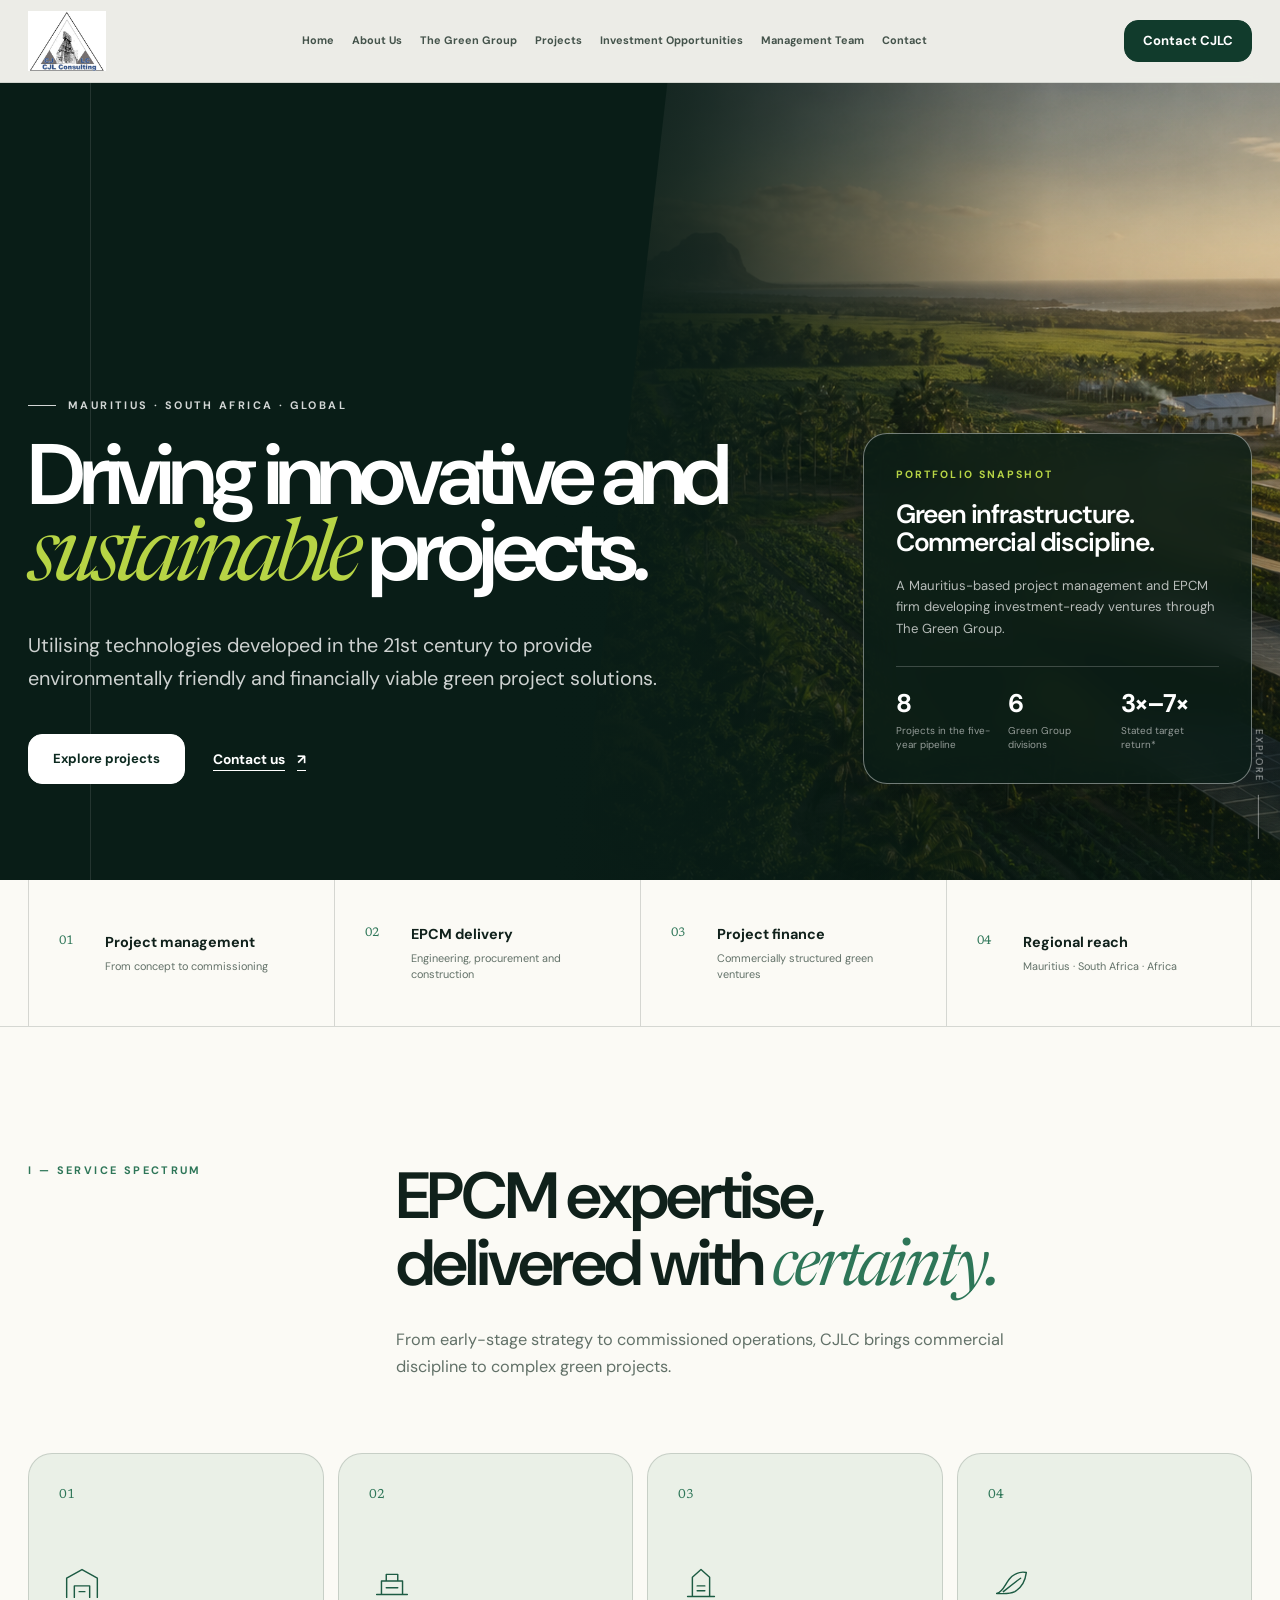
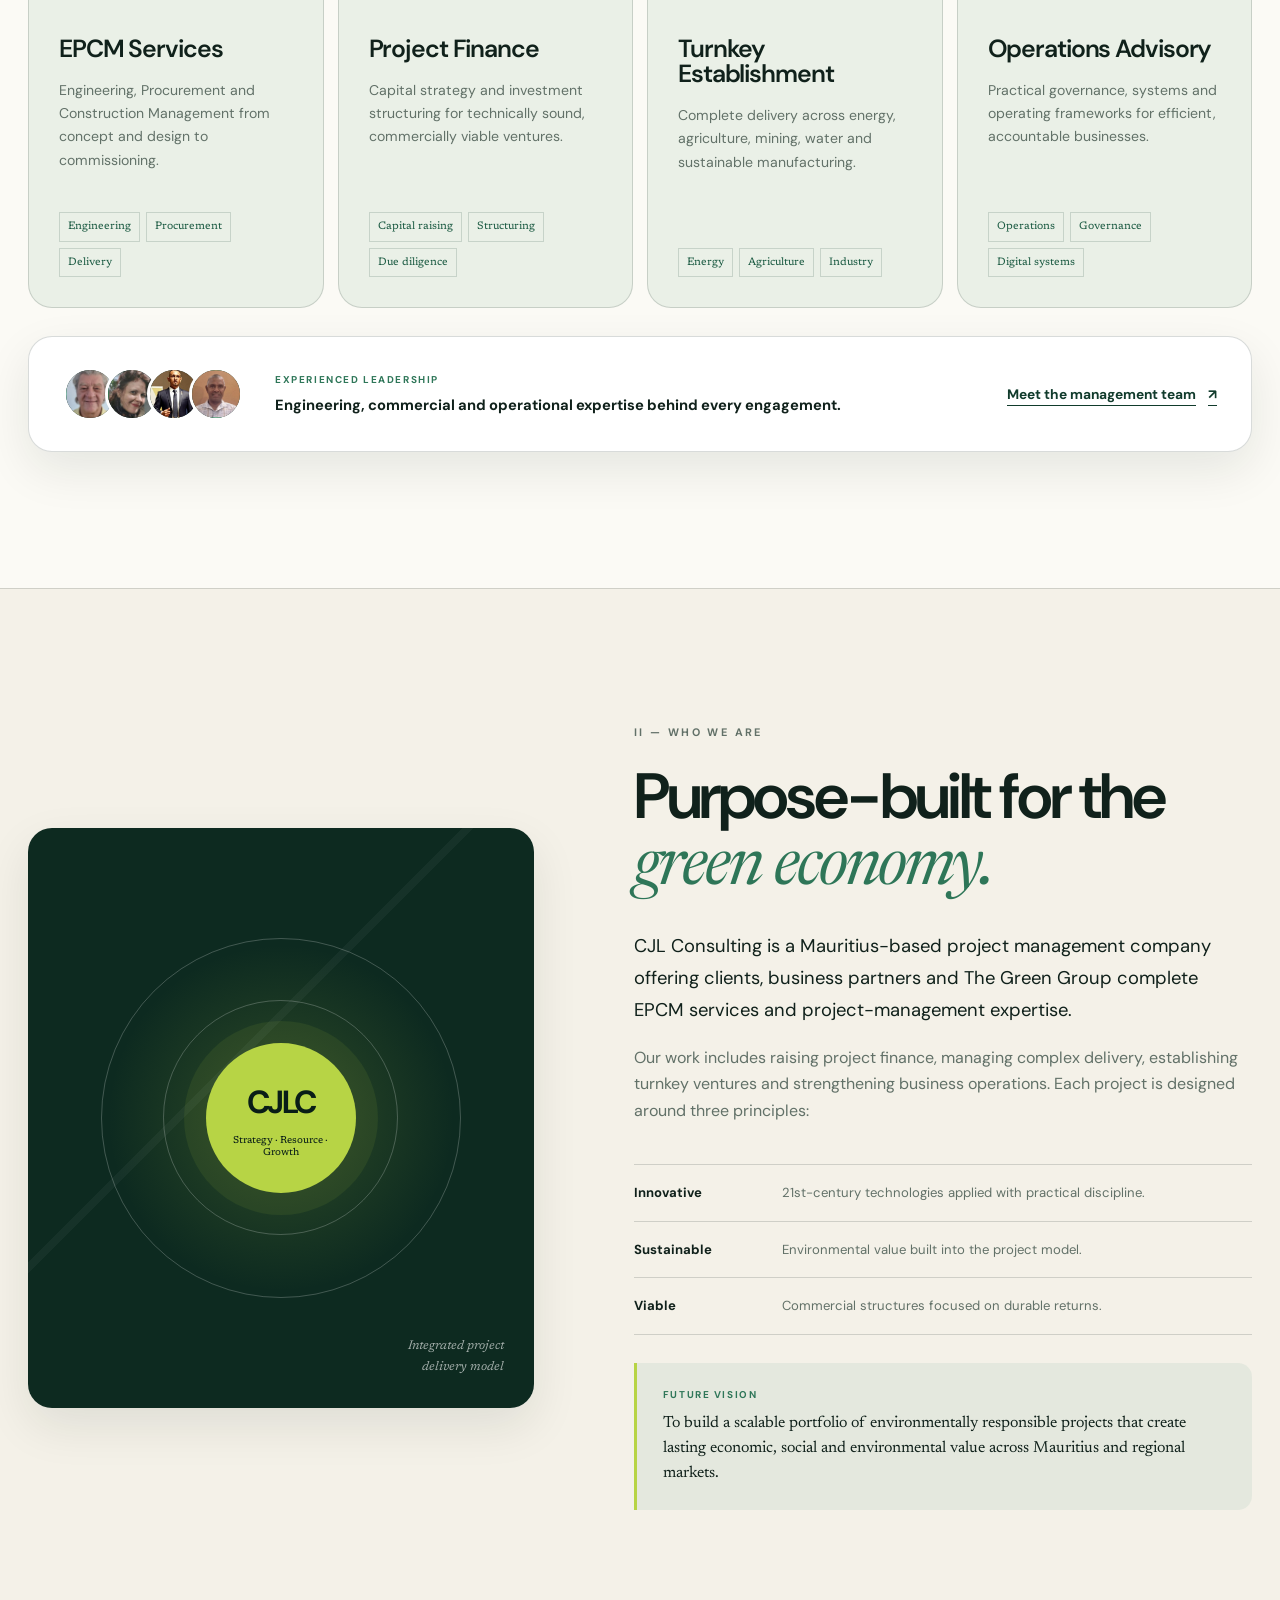
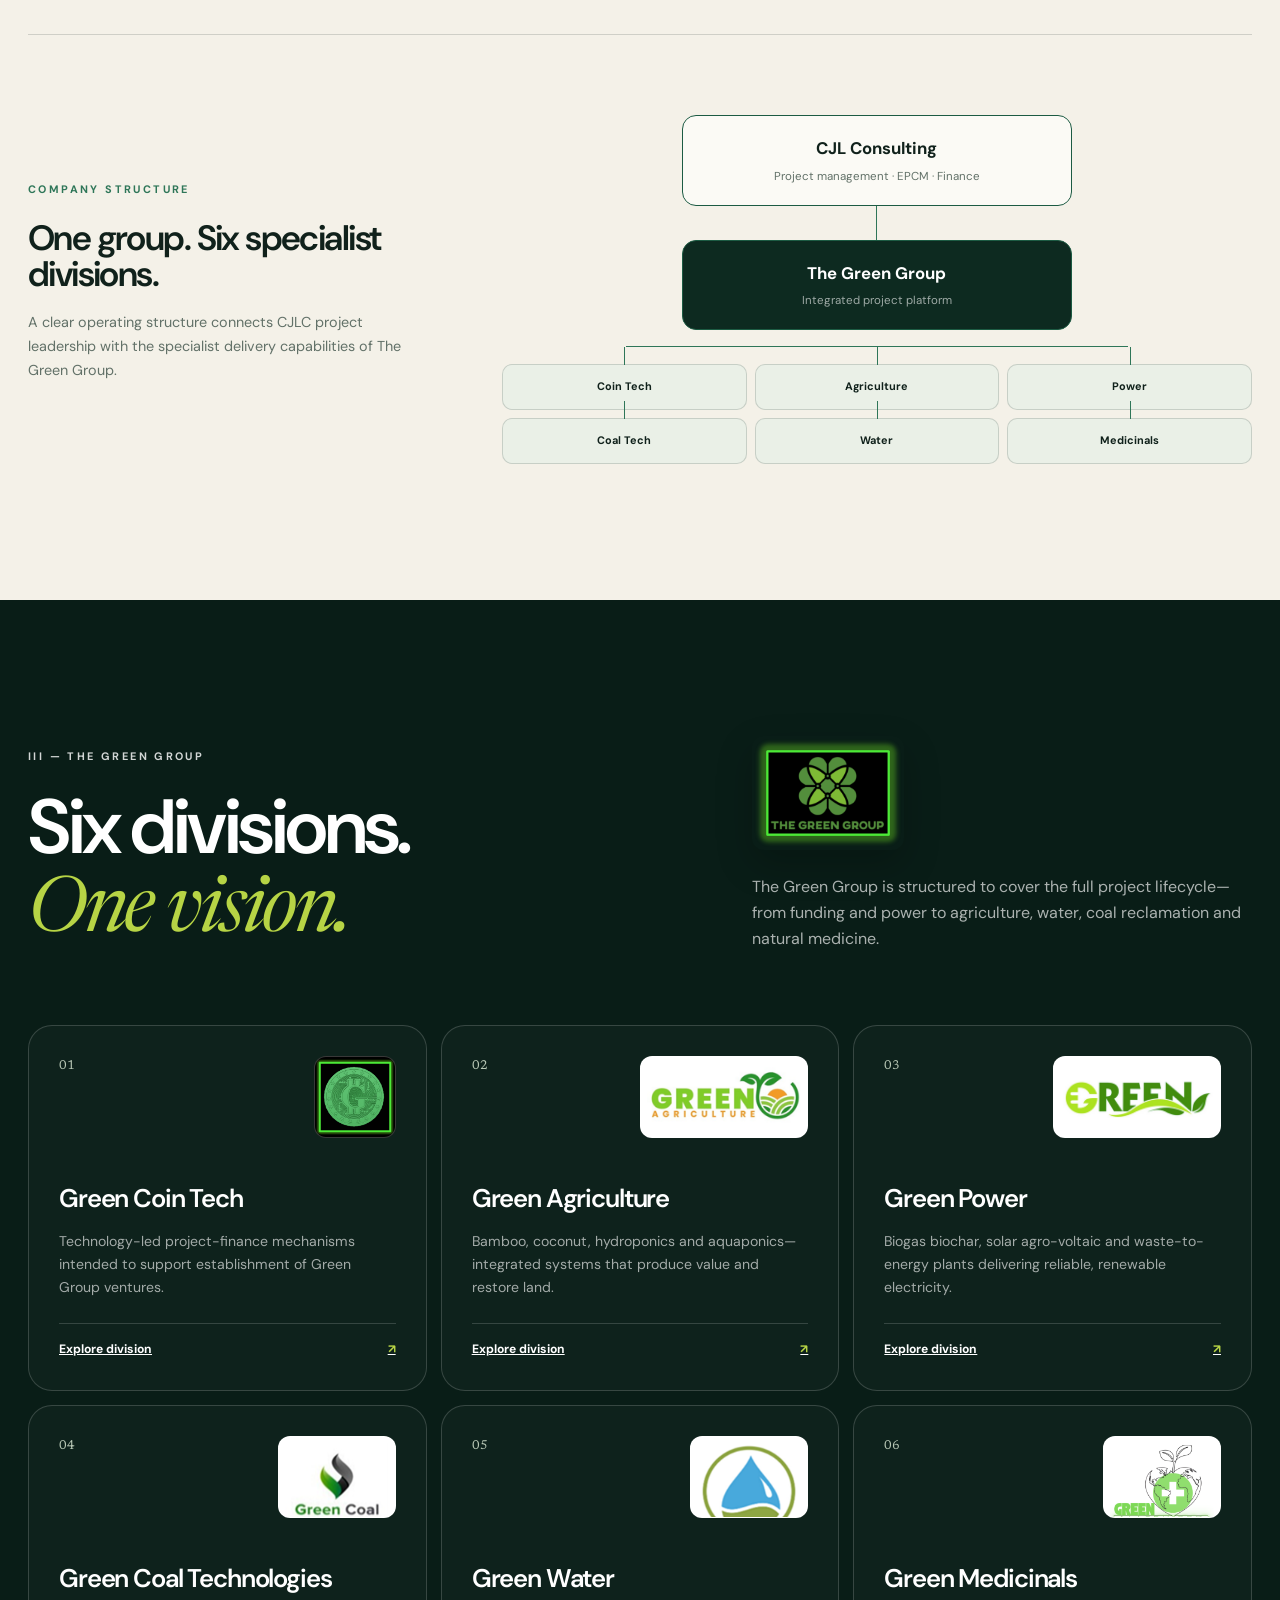
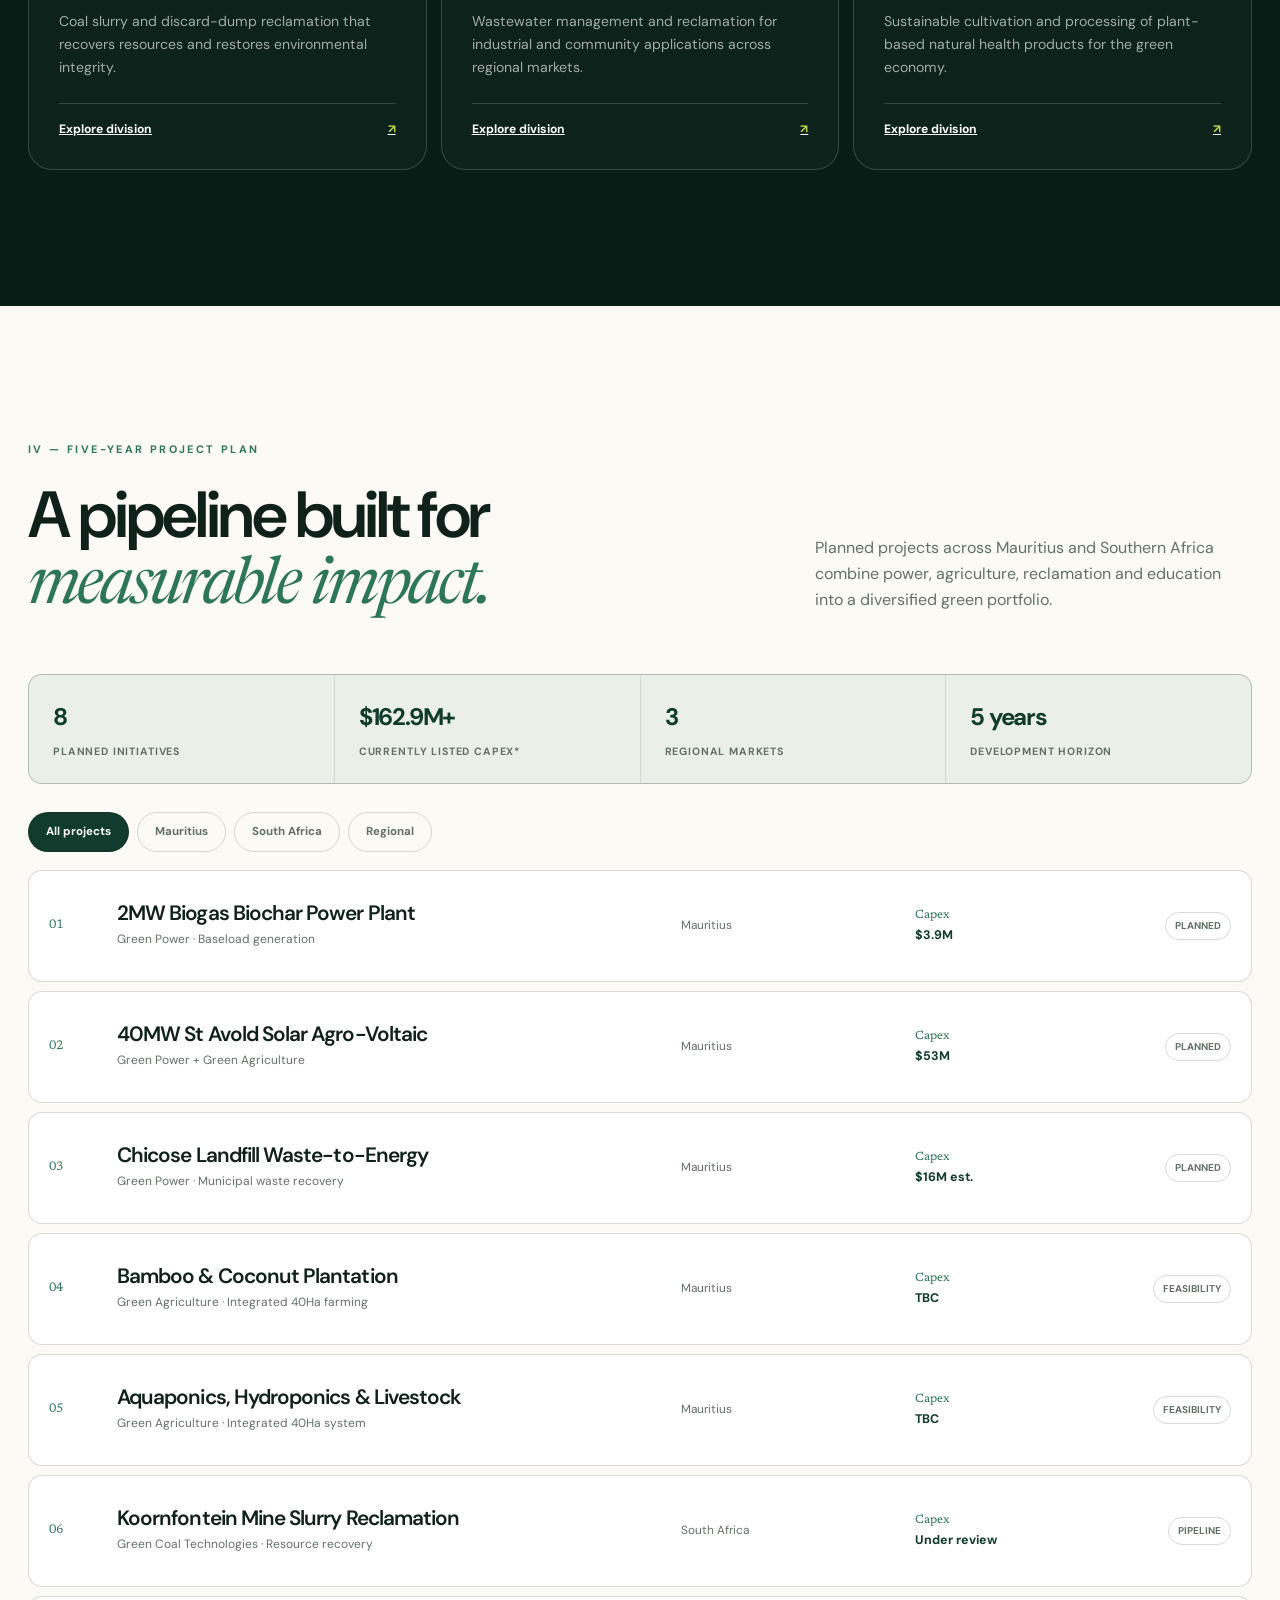
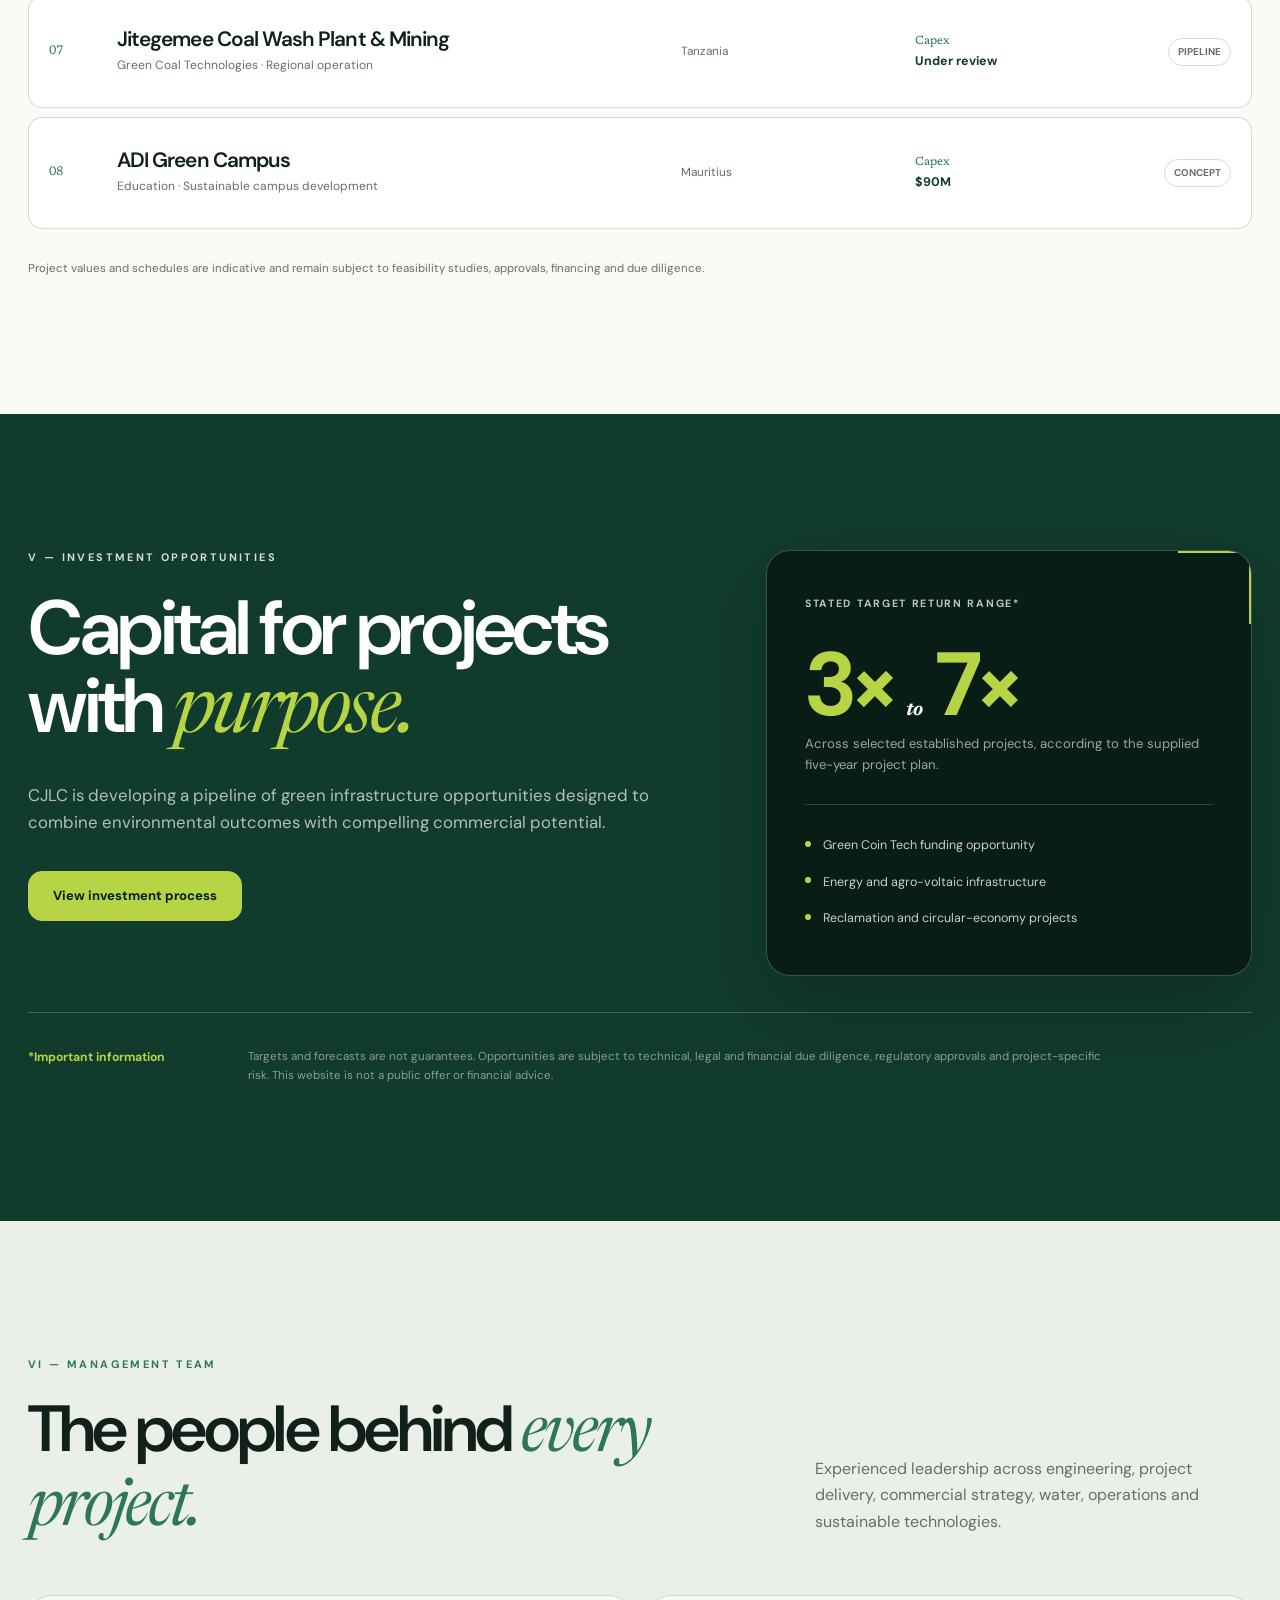
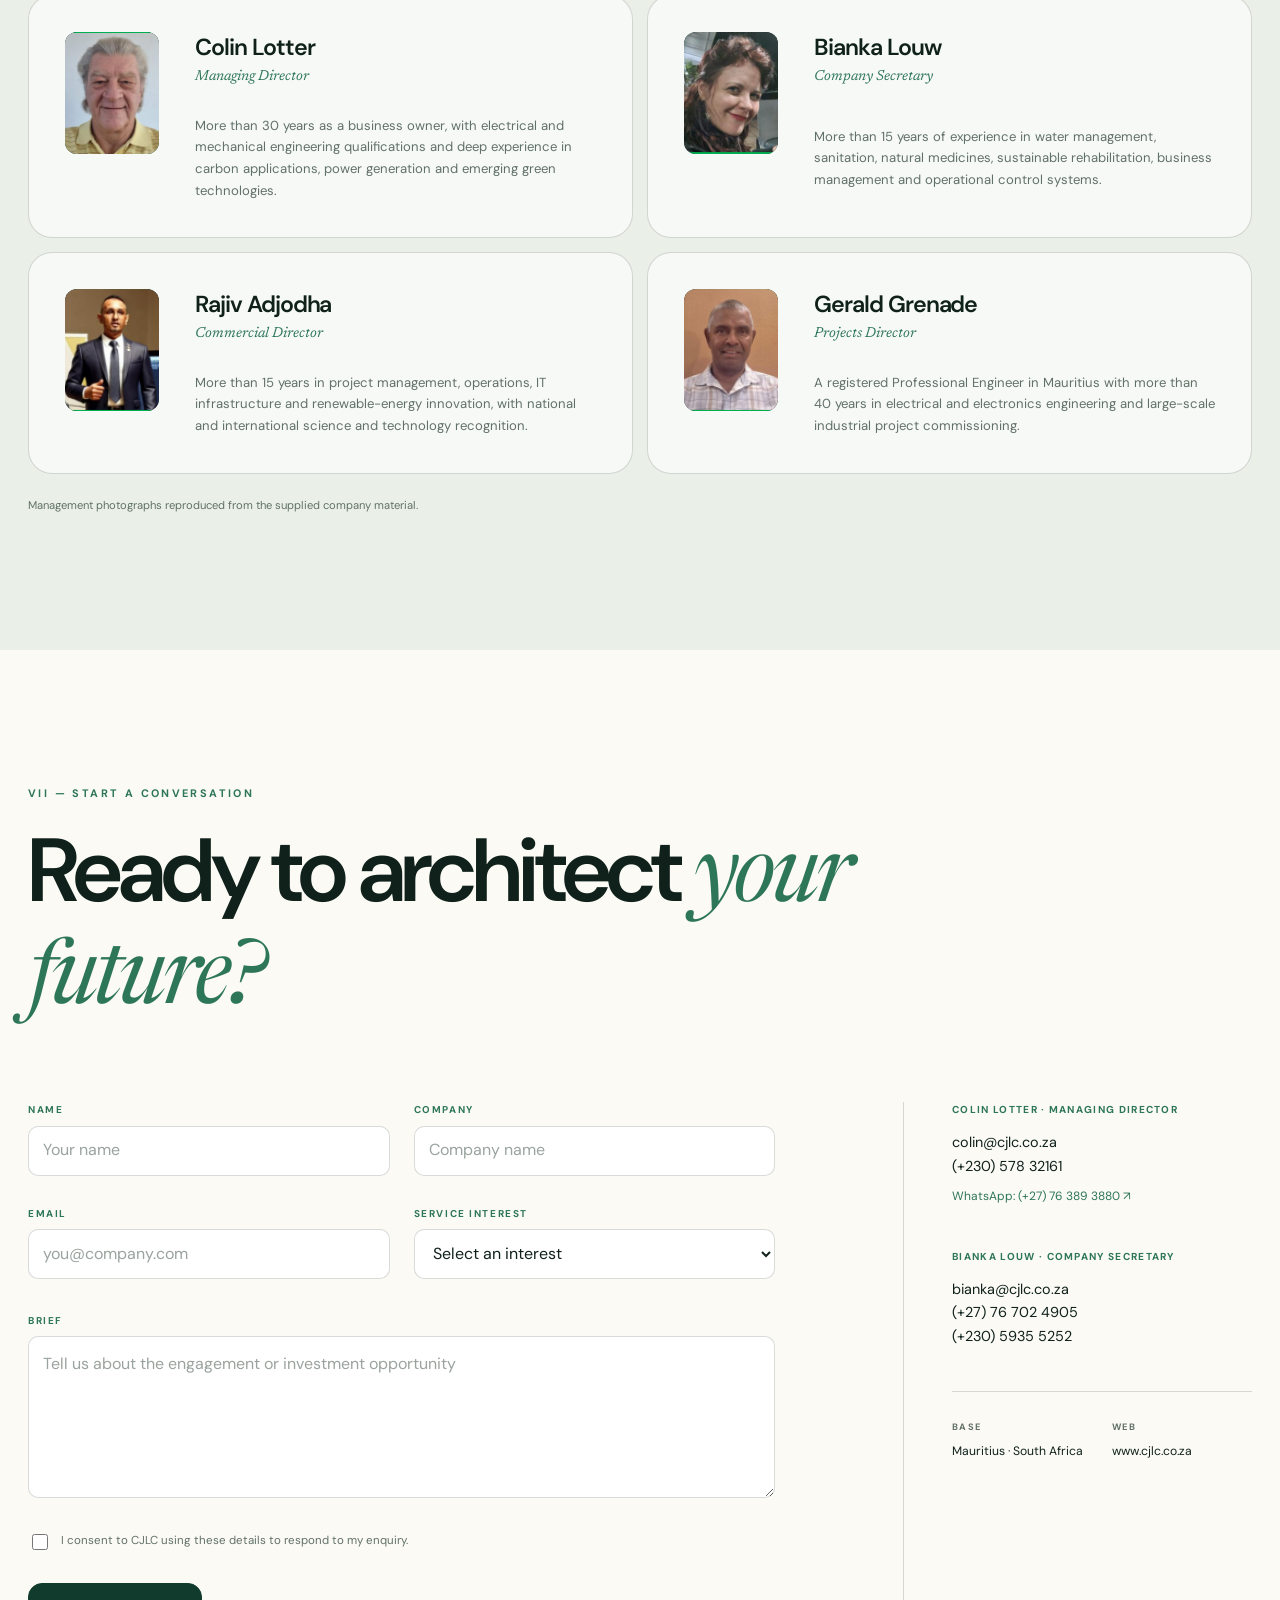
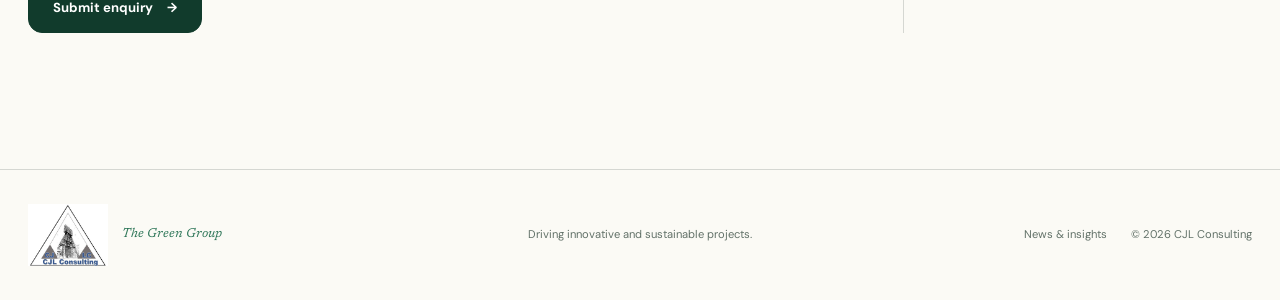
<file: index.html>
<!doctype html>
<html lang="en">
<head>
  <meta charset="utf-8">
  <meta name="viewport" content="width=device-width, initial-scale=1">
  <meta name="theme-color" content="#113b2c">
  <meta name="description" content="CJL Consulting delivers EPCM, project management and investment-ready green projects across Mauritius, South Africa and regional markets.">
  <meta property="og:title" content="CJL Consulting | Driving Innovative and Sustainable Projects">
  <meta property="og:description" content="Environmentally responsible and financially viable project solutions from CJL Consulting and The Green Group.">
  <meta property="og:image" content="assets/cjlc-mauritius-energy-hero.png">
  <meta property="og:type" content="website">
  <title>CJL Consulting | Sustainable Project Solutions</title>
  <link rel="icon" href="assets/favicon.svg" type="image/svg+xml">
  <link rel="preconnect" href="https://fonts.googleapis.com">
  <link rel="preconnect" href="https://fonts.gstatic.com" crossorigin>
  <link href="https://fonts.googleapis.com/css2?family=DM+Sans:wght@400;500;600;700&family=Newsreader:ital,wght@0,400;0,500;1,400;1,500&display=swap" rel="stylesheet">
  <link rel="stylesheet" href="styles.css">
  <script src="script.js" defer></script>
</head>
<body data-nav="home">
  <a class="skip-link" href="#main-content">Skip to content</a>

  <header class="site-header" data-header>
    <div class="container header-inner">
      <a class="brand" href="index.html" aria-label="CJL Consulting home">
        <img class="brand-logo" src="assets/cjlc-consulting-logo.png" alt="">
      </a>

      <button class="menu-toggle" type="button" aria-expanded="false" aria-controls="primary-navigation" data-menu-toggle>
        <span class="sr-only">Open navigation</span>
        <span></span><span></span>
      </button>

      <nav class="primary-nav" id="primary-navigation" aria-label="Primary navigation" data-navigation>
        <a href="index.html" data-nav-link="home">Home</a>
        <a href="about.html" data-nav-link="about">About Us</a>
        <a href="green-group.html" data-nav-link="group">The Green Group</a>
        <a href="projects.html" data-nav-link="projects">Projects</a>
        <a href="investment-opportunities.html" data-nav-link="investment">Investment Opportunities</a>
        <a href="management-team.html" data-nav-link="team">Management Team</a>
        <a href="contact.html" data-nav-link="contact">Contact</a>
      </nav>

      <a class="button button-small header-cta" href="contact.html">Contact CJLC</a>
    </div>
  </header>

  <main id="main-content">
    <section class="hero" id="home" aria-labelledby="hero-title">
      <div class="hero-image" role="img" aria-label="Solar agro-voltaic project integrated with tropical agriculture in Mauritius"></div>
      <div class="hero-shade"></div>
      <div class="container hero-inner">
        <div class="hero-copy reveal">
          <p class="eyebrow light"><span></span>Mauritius · South Africa · Global</p>
          <h1 id="hero-title">Driving innovative and <em>sustainable</em> projects.</h1>
          <p class="hero-lead">Utilising technologies developed in the 21st century to provide environmentally friendly and financially viable green project solutions.</p>
          <div class="hero-actions">
            <a class="button button-light" href="projects.html">Explore projects</a>
            <a class="text-link light-link" href="contact.html">Contact us <span aria-hidden="true">↗</span></a>
          </div>
        </div>

        <aside class="hero-panel reveal" aria-label="Company summary">
          <p class="panel-kicker">Portfolio snapshot</p>
          <h2>Green infrastructure.<br>Commercial discipline.</h2>
          <p>A Mauritius-based project management and EPCM firm developing investment-ready ventures through The Green Group.</p>
          <div class="hero-metrics">
            <div><strong>8</strong><span>Projects in the five-year pipeline</span></div>
            <div><strong>6</strong><span>Green Group divisions</span></div>
            <div><strong>3×–7×</strong><span>Stated target return*</span></div>
          </div>
        </aside>
      </div>
      <div class="hero-scroll" aria-hidden="true">Explore <span></span></div>
    </section>

    <section class="portfolio-strip" aria-label="CJL Consulting overview">
      <div class="container portfolio-strip-grid">
        <div><span>01</span><strong>Project management</strong><small>From concept to commissioning</small></div>
        <div><span>02</span><strong>EPCM delivery</strong><small>Engineering, procurement and construction</small></div>
        <div><span>03</span><strong>Project finance</strong><small>Commercially structured green ventures</small></div>
        <div><span>04</span><strong>Regional reach</strong><small>Mauritius · South Africa · Africa</small></div>
      </div>
    </section>

    <section class="section services" aria-labelledby="services-title">
      <div class="container">
        <div class="section-heading reveal">
          <p class="eyebrow">I — Service spectrum</p>
          <div>
            <h2 id="services-title">EPCM expertise,<br>delivered with <em>certainty.</em></h2>
            <p>From early-stage strategy to commissioned operations, CJLC brings commercial discipline to complex green projects.</p>
          </div>
        </div>

        <div class="service-grid">
          <article class="service-card reveal">
            <span class="card-number">01</span>
            <svg class="service-icon" viewBox="0 0 48 48" aria-hidden="true"><path d="M8 39V19l16-9 16 9v20M16 39V27h16v12M21 33h6"/></svg>
            <h3>EPCM Services</h3>
            <p>Engineering, Procurement and Construction Management from concept and design to commissioning.</p>
            <ul class="tag-list" aria-label="EPCM capabilities"><li>Engineering</li><li>Procurement</li><li>Delivery</li></ul>
          </article>
          <article class="service-card reveal">
            <span class="card-number">02</span>
            <svg class="service-icon" viewBox="0 0 48 48" aria-hidden="true"><path d="M8 36h32M13 36V22h22v14M18 22v-7h12v7M18 29h12"/></svg>
            <h3>Project Finance</h3>
            <p>Capital strategy and investment structuring for technically sound, commercially viable ventures.</p>
            <ul class="tag-list" aria-label="Finance capabilities"><li>Capital raising</li><li>Structuring</li><li>Due diligence</li></ul>
          </article>
          <article class="service-card reveal">
            <span class="card-number">03</span>
            <svg class="service-icon" viewBox="0 0 48 48" aria-hidden="true"><path d="M10 38h28M15 38V18l9-8 9 8v20M20 27h8M20 32h8"/></svg>
            <h3>Turnkey Establishment</h3>
            <p>Complete delivery across energy, agriculture, mining, water and sustainable manufacturing.</p>
            <ul class="tag-list" aria-label="Turnkey sectors"><li>Energy</li><li>Agriculture</li><li>Industry</li></ul>
          </article>
          <article class="service-card reveal">
            <span class="card-number">04</span>
            <svg class="service-icon" viewBox="0 0 48 48" aria-hidden="true"><path d="M9 35c8-2 9-12 16-18 5-4 10-5 15-4-1 8-5 16-12 20-6 3-12 2-19 2Zm7-2c5-4 10-8 18-14"/></svg>
            <h3>Operations Advisory</h3>
            <p>Practical governance, systems and operating frameworks for efficient, accountable businesses.</p>
            <ul class="tag-list" aria-label="Advisory capabilities"><li>Operations</li><li>Governance</li><li>Digital systems</li></ul>
          </article>
        </div>

        <div class="leadership-teaser reveal">
          <div class="leadership-portraits" aria-hidden="true">
            <svg viewBox="97 22 102 130" preserveAspectRatio="xMidYMid slice" focusable="false"><image href="assets/management-team-source.png" width="688" height="653"/></svg>
            <svg viewBox="459 22 109 128" preserveAspectRatio="xMidYMid slice" focusable="false"><image href="assets/management-team-source.png" width="688" height="653"/></svg>
            <svg viewBox="105 500 95 112" preserveAspectRatio="xMidYMid slice" focusable="false"><image href="assets/management-team-source.png" width="688" height="653"/></svg>
            <svg viewBox="449 500 136 112" preserveAspectRatio="xMidYMid slice" focusable="false"><image href="assets/management-team-source.png" width="688" height="653"/></svg>
          </div>
          <div>
            <span>Experienced leadership</span>
            <strong>Engineering, commercial and operational expertise behind every engagement.</strong>
          </div>
          <a class="text-link" href="management-team.html">Meet the management team <span aria-hidden="true">↗</span></a>
        </div>
      </div>
    </section>

    <section class="section about" id="about" aria-labelledby="about-title">
      <div class="container about-layout">
        <div class="about-visual reveal">
          <div class="visual-orbit orbit-one"></div>
          <div class="visual-orbit orbit-two"></div>
          <div class="visual-core">
            <span>CJLC</span>
            <small>Strategy · Resource · Growth</small>
          </div>
          <div class="visual-note">Integrated project<br>delivery model</div>
        </div>

        <div class="about-copy reveal">
          <p class="eyebrow">II — Who we are</p>
          <h2 id="about-title">Purpose-built for the <em>green economy.</em></h2>
          <p class="large-copy">CJL Consulting is a Mauritius-based project management company offering clients, business partners and The Green Group complete EPCM services and project-management expertise.</p>
          <p>Our work includes raising project finance, managing complex delivery, establishing turnkey ventures and strengthening business operations. Each project is designed around three principles:</p>
          <div class="principles">
            <div><strong>Innovative</strong><span>21st-century technologies applied with practical discipline.</span></div>
            <div><strong>Sustainable</strong><span>Environmental value built into the project model.</span></div>
            <div><strong>Viable</strong><span>Commercial structures focused on durable returns.</span></div>
          </div>
          <div class="future-vision">
            <span>Future vision</span>
            <p>To build a scalable portfolio of environmentally responsible projects that create lasting economic, social and environmental value across Mauritius and regional markets.</p>
          </div>
        </div>
      </div>

      <div class="container structure-block reveal" aria-labelledby="structure-title">
        <div class="structure-intro">
          <p class="eyebrow">Company structure</p>
          <h3 id="structure-title">One group. Six specialist divisions.</h3>
          <p>A clear operating structure connects CJLC project leadership with the specialist delivery capabilities of The Green Group.</p>
        </div>
        <div class="structure-map">
          <div class="structure-node parent"><strong>CJL Consulting</strong><span>Project management · EPCM · Finance</span></div>
          <span class="structure-line vertical" aria-hidden="true"></span>
          <div class="structure-node group-node"><strong>The Green Group</strong><span>Integrated project platform</span></div>
          <div class="structure-branches" aria-label="The Green Group divisions">
            <span>Coin Tech</span><span>Agriculture</span><span>Power</span><span>Coal Tech</span><span>Water</span><span>Medicinals</span>
          </div>
        </div>
      </div>
    </section>

    <section class="section group" id="group" aria-labelledby="group-title">
      <div class="container">
        <div class="group-heading reveal">
          <div>
            <p class="eyebrow light">III — The Green Group</p>
            <h2 id="group-title">Six divisions.<br><em>One vision.</em></h2>
          </div>
          <div class="group-summary">
            <img class="group-brandmark" src="assets/green-group.png" alt="The Green Group logo">
            <p>The Green Group is structured to cover the full project lifecycle—from funding and power to agriculture, water, coal reclamation and natural medicine.</p>
          </div>
        </div>

        <div class="division-grid">
          <article class="division-card reveal">
            <div class="division-top"><span>01</span><span class="division-mark coin-mark"><img src="assets/green-coin-tech.png" alt="Green Coin Tech logo"></span></div>
            <h3>Green Coin Tech</h3>
            <p>Technology-led project-finance mechanisms intended to support establishment of Green Group ventures.</p>
            <a class="division-link" href="division.html?division=coin">Explore division <span aria-hidden="true">↗</span></a>
          </article>
          <article class="division-card reveal">
            <div class="division-top"><span>02</span><span class="division-mark wide-mark"><img src="assets/green-agriculture.png" alt="Green Agriculture logo"></span></div>
            <h3>Green Agriculture</h3>
            <p>Bamboo, coconut, hydroponics and aquaponics—integrated systems that produce value and restore land.</p>
            <a class="division-link" href="division.html?division=agriculture">Explore division <span aria-hidden="true">↗</span></a>
          </article>
          <article class="division-card reveal">
            <div class="division-top"><span>03</span><span class="division-mark wide-mark"><img src="assets/green-power.png" alt="Green Power logo"></span></div>
            <h3>Green Power</h3>
            <p>Biogas biochar, solar agro-voltaic and waste-to-energy plants delivering reliable, renewable electricity.</p>
            <a class="division-link" href="division.html?division=power">Explore division <span aria-hidden="true">↗</span></a>
          </article>
          <article class="division-card reveal">
            <div class="division-top"><span>04</span><span class="division-mark"><img src="assets/green-coal-technologies.png" alt="Green Coal Technologies logo"></span></div>
            <h3>Green Coal Technologies</h3>
            <p>Coal slurry and discard-dump reclamation that recovers resources and restores environmental integrity.</p>
            <a class="division-link" href="division.html?division=coal">Explore division <span aria-hidden="true">↗</span></a>
          </article>
          <article class="division-card reveal">
            <div class="division-top"><span>05</span><span class="division-mark"><img src="assets/green-water.png" alt="Green Water logo"></span></div>
            <h3>Green Water</h3>
            <p>Wastewater management and reclamation for industrial and community applications across regional markets.</p>
            <a class="division-link" href="division.html?division=water">Explore division <span aria-hidden="true">↗</span></a>
          </article>
          <article class="division-card reveal">
            <div class="division-top"><span>06</span><span class="division-mark"><img src="assets/green-medicinals.png" alt="Green Medicinals logo"></span></div>
            <h3>Green Medicinals</h3>
            <p>Sustainable cultivation and processing of plant-based natural health products for the green economy.</p>
            <a class="division-link" href="division.html?division=medicinals">Explore division <span aria-hidden="true">↗</span></a>
          </article>
        </div>
      </div>
    </section>

    <section class="section projects" id="projects" aria-labelledby="projects-title">
      <div class="container">
        <div class="project-heading reveal">
          <div>
            <p class="eyebrow">IV — Five-year project plan</p>
            <h2 id="projects-title">A pipeline built for <em>measurable impact.</em></h2>
          </div>
          <p>Planned projects across Mauritius and Southern Africa combine power, agriculture, reclamation and education into a diversified green portfolio.</p>
        </div>

        <div class="pipeline-summary reveal" aria-label="Project pipeline summary">
          <div><strong>8</strong><span>Planned initiatives</span></div>
          <div><strong>$162.9M+</strong><span>Currently listed capex*</span></div>
          <div><strong>3</strong><span>Regional markets</span></div>
          <div><strong>5 years</strong><span>Development horizon</span></div>
        </div>

        <div class="project-toolbar reveal" aria-label="Project filters">
          <button class="filter-button active" type="button" data-filter="all">All projects</button>
          <button class="filter-button" type="button" data-filter="mauritius">Mauritius</button>
          <button class="filter-button" type="button" data-filter="south-africa">South Africa</button>
          <button class="filter-button" type="button" data-filter="regional">Regional</button>
        </div>

        <div class="project-list" data-project-list>
          <a class="project-row reveal" data-location="mauritius" href="project.html?project=biogas-biochar">
            <span class="project-index">01</span>
            <div><h3>2MW Biogas Biochar Power Plant</h3><p>Green Power · Baseload generation</p></div>
            <span class="project-location">Mauritius</span>
            <span class="project-capex">Capex <strong>$3.9M</strong></span>
            <span class="project-status">Planned</span>
          </a>
          <a class="project-row reveal" data-location="mauritius" href="project.html?project=st-avold">
            <span class="project-index">02</span>
            <div><h3>40MW St Avold Solar Agro-Voltaic</h3><p>Green Power + Green Agriculture</p></div>
            <span class="project-location">Mauritius</span>
            <span class="project-capex">Capex <strong>$53M</strong></span>
            <span class="project-status">Planned</span>
          </a>
          <a class="project-row reveal" data-location="mauritius" href="project.html?project=chicose">
            <span class="project-index">03</span>
            <div><h3>Chicose Landfill Waste-to-Energy</h3><p>Green Power · Municipal waste recovery</p></div>
            <span class="project-location">Mauritius</span>
            <span class="project-capex">Capex <strong>$16M est.</strong></span>
            <span class="project-status">Planned</span>
          </a>
          <a class="project-row reveal" data-location="mauritius" href="project.html?project=bamboo-coconut">
            <span class="project-index">04</span>
            <div><h3>Bamboo & Coconut Plantation</h3><p>Green Agriculture · Integrated 40Ha farming</p></div>
            <span class="project-location">Mauritius</span>
            <span class="project-capex">Capex <strong>TBC</strong></span>
            <span class="project-status">Feasibility</span>
          </a>
          <a class="project-row reveal" data-location="mauritius" href="project.html?project=aquaponics">
            <span class="project-index">05</span>
            <div><h3>Aquaponics, Hydroponics & Livestock</h3><p>Green Agriculture · Integrated 40Ha system</p></div>
            <span class="project-location">Mauritius</span>
            <span class="project-capex">Capex <strong>TBC</strong></span>
            <span class="project-status">Feasibility</span>
          </a>
          <a class="project-row reveal" data-location="south-africa" href="project.html?project=koornfontein">
            <span class="project-index">06</span>
            <div><h3>Koornfontein Mine Slurry Reclamation</h3><p>Green Coal Technologies · Resource recovery</p></div>
            <span class="project-location">South Africa</span>
            <span class="project-capex">Capex <strong>Under review</strong></span>
            <span class="project-status">Pipeline</span>
          </a>
          <a class="project-row reveal" data-location="regional" href="project.html?project=jitegemee">
            <span class="project-index">07</span>
            <div><h3>Jitegemee Coal Wash Plant & Mining</h3><p>Green Coal Technologies · Regional operation</p></div>
            <span class="project-location">Tanzania</span>
            <span class="project-capex">Capex <strong>Under review</strong></span>
            <span class="project-status">Pipeline</span>
          </a>
          <a class="project-row reveal" data-location="mauritius" href="project.html?project=adi-campus">
            <span class="project-index">08</span>
            <div><h3>ADI Green Campus</h3><p>Education · Sustainable campus development</p></div>
            <span class="project-location">Mauritius</span>
            <span class="project-capex">Capex <strong>$90M</strong></span>
            <span class="project-status">Concept</span>
          </a>
        </div>
        <p class="project-note reveal">Project values and schedules are indicative and remain subject to feasibility studies, approvals, financing and due diligence.</p>
      </div>
    </section>

    <section class="section investment" id="investment" aria-labelledby="investment-title">
      <div class="container investment-layout">
        <div class="investment-copy reveal">
          <p class="eyebrow light">V — Investment opportunities</p>
          <h2 id="investment-title">Capital for projects with <em>purpose.</em></h2>
          <p>CJLC is developing a pipeline of green infrastructure opportunities designed to combine environmental outcomes with compelling commercial potential.</p>
          <a class="button button-accent" href="investment-opportunities.html">View investment process</a>
        </div>
        <div class="return-card reveal">
          <span class="return-label">Stated target return range*</span>
          <strong>3×<span>to</span>7×</strong>
          <p>Across selected established projects, according to the supplied five-year project plan.</p>
          <ul>
            <li>Green Coin Tech funding opportunity</li>
            <li>Energy and agro-voltaic infrastructure</li>
            <li>Reclamation and circular-economy projects</li>
          </ul>
        </div>
        <div class="investment-disclaimer reveal">
          <strong>*Important information</strong>
          <p>Targets and forecasts are not guarantees. Opportunities are subject to technical, legal and financial due diligence, regulatory approvals and project-specific risk. This website is not a public offer or financial advice.</p>
        </div>
      </div>
    </section>

    <section class="section team" id="team" aria-labelledby="team-title">
      <div class="container">
        <div class="team-heading reveal">
          <div><p class="eyebrow">VI — Management team</p><h2 id="team-title">The people behind <em>every project.</em></h2></div>
          <p>Experienced leadership across engineering, project delivery, commercial strategy, water, operations and sustainable technologies.</p>
        </div>
        <div class="team-grid">
          <article class="person-card reveal">
            <svg class="person-avatar person-photo" viewBox="97 22 102 130" preserveAspectRatio="xMidYMid slice" role="img" aria-label="Colin Lotter" focusable="false"><image href="assets/management-team-source.png" width="688" height="653"/></svg>
            <div class="person-meta"><h3><a href="profile.html?person=colin-lotter">Colin Lotter</a></h3><p>Managing Director</p></div>
            <p>More than 30 years as a business owner, with electrical and mechanical engineering qualifications and deep experience in carbon applications, power generation and emerging green technologies.</p>
          </article>
          <article class="person-card reveal">
            <svg class="person-avatar person-photo" viewBox="459 22 109 128" preserveAspectRatio="xMidYMid slice" role="img" aria-label="Bianka Louw" focusable="false"><image href="assets/management-team-source.png" width="688" height="653"/></svg>
            <div class="person-meta"><h3><a href="profile.html?person=bianka-louw">Bianka Louw</a></h3><p>Company Secretary</p></div>
            <p>More than 15 years of experience in water management, sanitation, natural medicines, sustainable rehabilitation, business management and operational control systems.</p>
          </article>
          <article class="person-card reveal">
            <svg class="person-avatar person-photo" viewBox="105 500 95 112" preserveAspectRatio="xMidYMid slice" role="img" aria-label="Rajiv Adjodha" focusable="false"><image href="assets/management-team-source.png" width="688" height="653"/></svg>
            <div class="person-meta"><h3><a href="profile.html?person=rajiv-adjodha">Rajiv Adjodha</a></h3><p>Commercial Director</p></div>
            <p>More than 15 years in project management, operations, IT infrastructure and renewable-energy innovation, with national and international science and technology recognition.</p>
          </article>
          <article class="person-card reveal">
            <svg class="person-avatar person-photo" viewBox="449 500 136 112" preserveAspectRatio="xMidYMid slice" role="img" aria-label="Gerald Grenade" focusable="false"><image href="assets/management-team-source.png" width="688" height="653"/></svg>
            <div class="person-meta"><h3><a href="profile.html?person=gerald-grenade">Gerald Grenade</a></h3><p>Projects Director</p></div>
            <p>A registered Professional Engineer in Mauritius with more than 40 years in electrical and electronics engineering and large-scale industrial project commissioning.</p>
          </article>
        </div>
        <p class="photo-note reveal">Management photographs reproduced from the supplied company material.</p>
      </div>
    </section>

    <section class="section contact" id="contact" aria-labelledby="contact-title">
      <div class="container">
        <div class="contact-heading reveal">
          <p class="eyebrow">VII — Start a conversation</p>
          <h2 id="contact-title">Ready to architect <em>your future?</em></h2>
        </div>

        <div class="contact-layout">
          <form class="contact-form reveal" name="cjlc-enquiry" method="POST" action="/thank-you.html" data-netlify="true" netlify-honeypot="bot-field">
            <input type="hidden" name="form-name" value="cjlc-enquiry">
            <p class="hidden-field"><label>Do not fill this out: <input name="bot-field"></label></p>
            <div class="field-grid">
              <label><span>Name</span><input type="text" name="name" autocomplete="name" placeholder="Your name" required></label>
              <label><span>Company</span><input type="text" name="company" autocomplete="organization" placeholder="Company name"></label>
              <label><span>Email</span><input type="email" name="email" autocomplete="email" placeholder="you@company.com" required></label>
              <label><span>Service interest</span>
                <select name="interest" required>
                  <option value="">Select an interest</option>
                  <option>EPCM Services</option>
                  <option>Project Finance</option>
                  <option>Turnkey Project Establishment</option>
                  <option>Green Coin Tech</option>
                  <option>Green Agriculture</option>
                  <option>Green Power</option>
                  <option>Green Coal Technologies</option>
                  <option>Green Water</option>
                  <option>Green Medicinals</option>
                  <option>Investment Opportunity</option>
                </select>
              </label>
            </div>
            <label><span>Brief</span><textarea name="message" rows="5" placeholder="Tell us about the engagement or investment opportunity" required></textarea></label>
            <label class="consent"><input type="checkbox" name="consent" required><span>I consent to CJLC using these details to respond to my enquiry.</span></label>
            <button class="button" type="submit">Submit enquiry <span aria-hidden="true">→</span></button>
          </form>

          <aside class="contact-details reveal" aria-label="Direct contact details">
            <div>
              <span class="contact-label">Colin Lotter · Managing Director</span>
              <a href="mailto:colin@cjlc.co.za">colin@cjlc.co.za</a>
              <a href="tel:+23057832161">(+230) 578 32161</a>
              <a class="whatsapp" href="https://wa.me/27763893880" target="_blank" rel="noopener">WhatsApp: (+27) 76 389 3880 ↗</a>
            </div>
            <div>
              <span class="contact-label">Bianka Louw · Company Secretary</span>
              <a href="mailto:bianka@cjlc.co.za">bianka@cjlc.co.za</a>
              <a href="tel:+27767024905">(+27) 76 702 4905</a>
              <a href="tel:+23059355252">(+230) 5935 5252</a>
            </div>
            <div class="contact-base">
              <span><small>Base</small>Mauritius · South Africa</span>
              <span><small>Web</small><a href="https://www.cjlc.co.za">www.cjlc.co.za</a></span>
            </div>
          </aside>
        </div>
      </div>
    </section>
  </main>

  <button class="back-to-top" type="button" data-back-to-top aria-label="Back to the top of the page">
    <span aria-hidden="true">↑</span><small>Top</small>
  </button>

  <footer class="site-footer">
    <div class="container footer-inner">
      <a class="footer-brand" href="index.html">
        <img class="footer-logo" src="assets/cjlc-consulting-logo.png" alt="CJL Consulting">
        <span>The Green Group</span>
      </a>
      <p>Driving innovative and sustainable projects.</p>
      <div><a href="news.html">News &amp; insights</a><span>© <span data-year>2026</span> CJL Consulting</span></div>
    </div>
  </footer>

  <dialog class="division-dialog" data-division-dialog aria-labelledby="dialog-title">
    <button class="dialog-close" type="button" data-dialog-close aria-label="Close division details">×</button>
    <span class="dialog-number" data-dialog-number>01</span>
    <h2 id="dialog-title" data-dialog-title>Division</h2>
    <p class="dialog-lead" data-dialog-lead></p>
    <div class="dialog-columns">
      <div><h3>Core focus</h3><ul data-dialog-focus></ul></div>
      <div><h3>Project role</h3><p data-dialog-role></p></div>
    </div>
    <a class="button" href="#contact" data-dialog-contact>Discuss this division</a>
  </dialog>
</body>
</html>
</file>
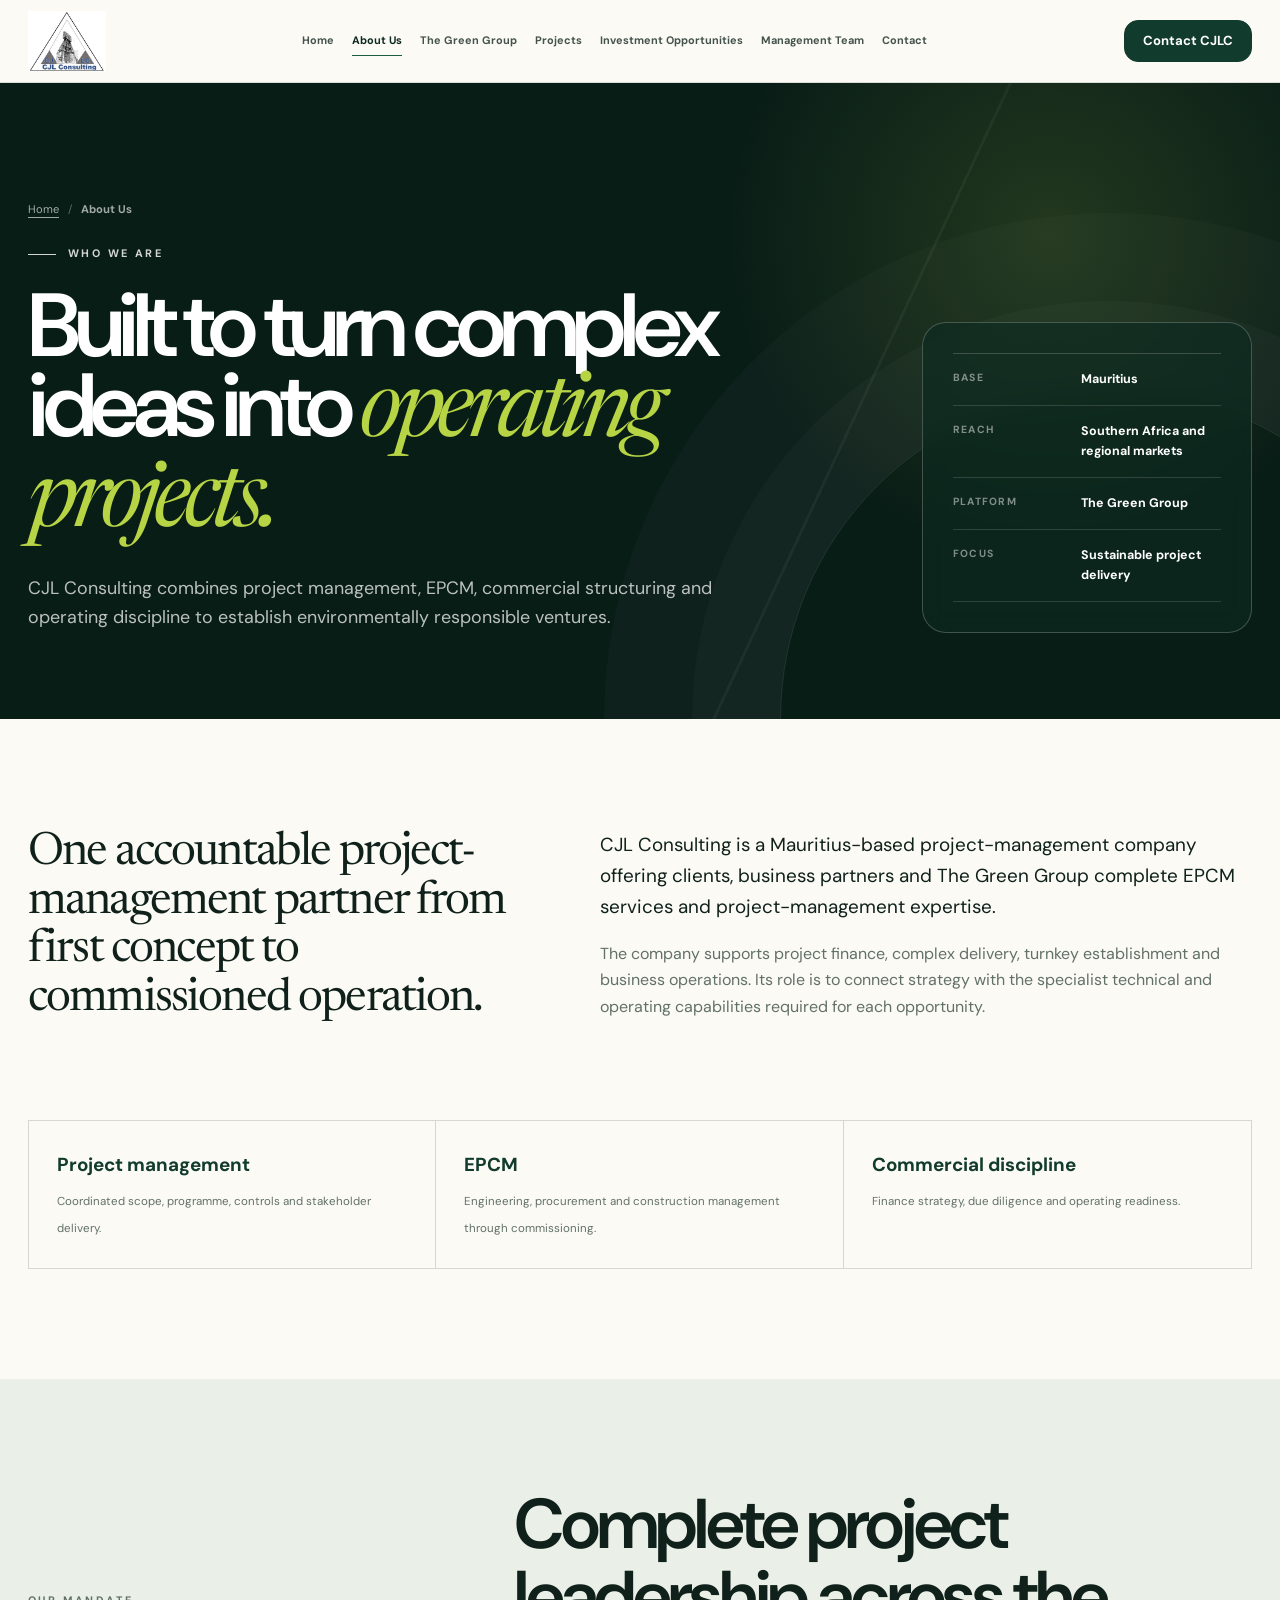
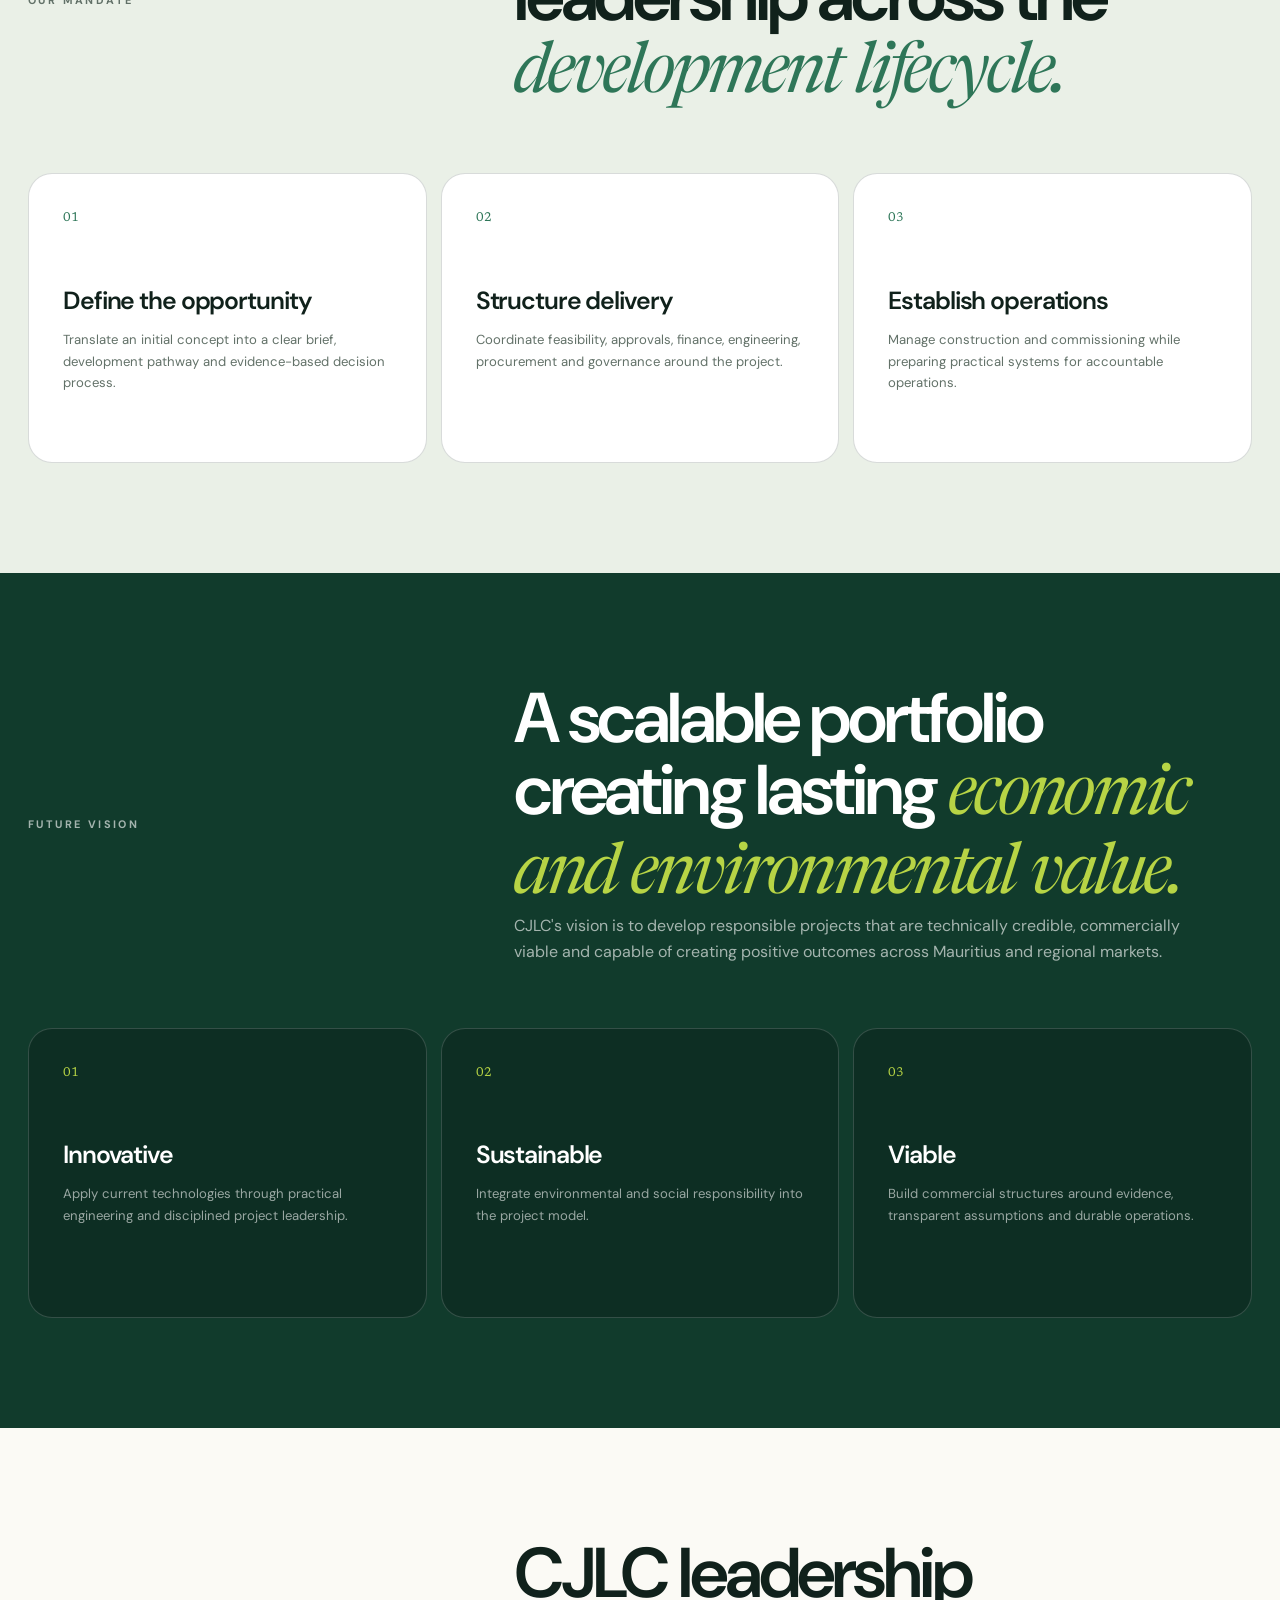
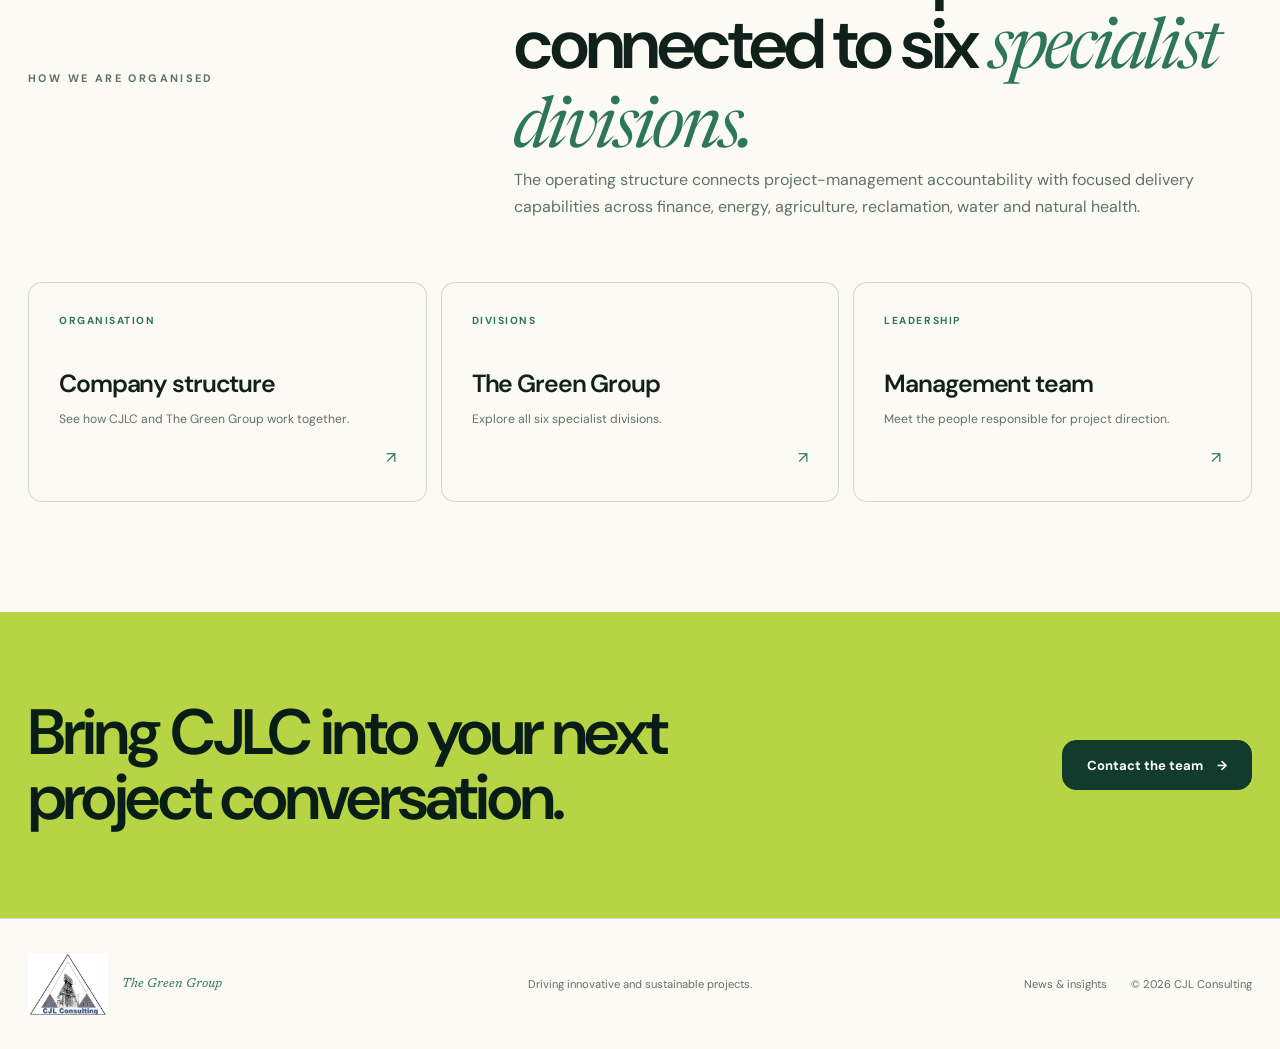
<file: about.html>
<!doctype html>
<html lang="en">
<head>
  <meta charset="utf-8"><meta name="viewport" content="width=device-width, initial-scale=1"><meta name="theme-color" content="#113b2c"><meta name="description" content="Learn about CJL Consulting, a Mauritius-based project-management and EPCM company developing sustainable ventures through The Green Group."><title>About CJL Consulting | Sustainable Project Delivery</title><link rel="icon" href="assets/favicon.svg" type="image/svg+xml"><link rel="preconnect" href="https://fonts.googleapis.com"><link rel="preconnect" href="https://fonts.gstatic.com" crossorigin><link href="https://fonts.googleapis.com/css2?family=DM+Sans:wght@400;500;600;700&family=Newsreader:ital,wght@0,400;0,500;1,400;1,500&display=swap" rel="stylesheet"><link rel="stylesheet" href="styles.css"><script src="script.js" defer></script>
</head>
<body class="inner-page" data-nav="about">
  <a class="skip-link" href="#main-content">Skip to content</a>
  <header class="site-header" data-header><div class="container header-inner"><a class="brand" href="index.html" aria-label="CJL Consulting home"><img class="brand-logo" src="assets/cjlc-consulting-logo.png" alt=""></a><button class="menu-toggle" type="button" aria-expanded="false" aria-controls="primary-navigation" data-menu-toggle><span class="sr-only">Open navigation</span><span></span><span></span></button><nav class="primary-nav" id="primary-navigation" aria-label="Primary navigation" data-navigation><a href="index.html" data-nav-link="home">Home</a><a href="about.html" data-nav-link="about">About Us</a><a href="green-group.html" data-nav-link="group">The Green Group</a><a href="projects.html" data-nav-link="projects">Projects</a><a href="investment-opportunities.html" data-nav-link="investment">Investment Opportunities</a><a href="management-team.html" data-nav-link="team">Management Team</a><a href="contact.html" data-nav-link="contact">Contact</a></nav><a class="button button-small header-cta" href="contact.html">Contact CJLC</a></div></header>

  <main id="main-content">
    <section class="page-hero"><div class="container page-hero-inner"><div class="page-hero-copy reveal"><nav class="breadcrumb" aria-label="Breadcrumb"><a href="index.html">Home</a><span>/</span><strong>About Us</strong></nav><p class="eyebrow light"><span></span>Who we are</p><h1>Built to turn complex ideas into <em>operating projects.</em></h1><p class="page-hero-lead">CJL Consulting combines project management, EPCM, commercial structuring and operating discipline to establish environmentally responsible ventures.</p></div><aside class="page-hero-aside reveal"><div class="page-hero-meta"><div><span>Base</span><strong>Mauritius</strong></div><div><span>Reach</span><strong>Southern Africa and regional markets</strong></div><div><span>Platform</span><strong>The Green Group</strong></div><div><span>Focus</span><strong>Sustainable project delivery</strong></div></div></aside></div></section>

    <section class="page-section"><div class="container"><div class="intro-grid reveal"><p class="intro-statement">One accountable project-management partner from first concept to commissioned operation.</p><div class="intro-copy"><p>CJL Consulting is a Mauritius-based project-management company offering clients, business partners and The Green Group complete EPCM services and project-management expertise.</p><p>The company supports project finance, complex delivery, turnkey establishment and business operations. Its role is to connect strategy with the specialist technical and operating capabilities required for each opportunity.</p></div></div><div class="fact-strip reveal"><div><strong>Project management</strong><span>Coordinated scope, programme, controls and stakeholder delivery.</span></div><div><strong>EPCM</strong><span>Engineering, procurement and construction management through commissioning.</span></div><div><strong>Commercial discipline</strong><span>Finance strategy, due diligence and operating readiness.</span></div></div></div></section>

    <section class="page-section sage"><div class="container"><div class="page-section-header reveal"><p class="eyebrow">Our mandate</p><div><h2>Complete project leadership across the <em>development lifecycle.</em></h2></div></div><div class="content-card-grid"><article class="content-card reveal"><span class="content-card-number">01</span><h3>Define the opportunity</h3><p>Translate an initial concept into a clear brief, development pathway and evidence-based decision process.</p></article><article class="content-card reveal"><span class="content-card-number">02</span><h3>Structure delivery</h3><p>Coordinate feasibility, approvals, finance, engineering, procurement and governance around the project.</p></article><article class="content-card reveal"><span class="content-card-number">03</span><h3>Establish operations</h3><p>Manage construction and commissioning while preparing practical systems for accountable operations.</p></article></div></div></section>

    <section class="page-section dark"><div class="container"><div class="page-section-header reveal"><p class="eyebrow light">Future vision</p><div><h2>A scalable portfolio creating lasting <em>economic and environmental value.</em></h2><p>CJLC's vision is to develop responsible projects that are technically credible, commercially viable and capable of creating positive outcomes across Mauritius and regional markets.</p></div></div><div class="content-card-grid"><article class="content-card reveal"><span class="content-card-number">01</span><h3>Innovative</h3><p>Apply current technologies through practical engineering and disciplined project leadership.</p></article><article class="content-card reveal"><span class="content-card-number">02</span><h3>Sustainable</h3><p>Integrate environmental and social responsibility into the project model.</p></article><article class="content-card reveal"><span class="content-card-number">03</span><h3>Viable</h3><p>Build commercial structures around evidence, transparent assumptions and durable operations.</p></article></div></div></section>

    <section class="page-section"><div class="container"><div class="page-section-header reveal"><p class="eyebrow">How we are organised</p><div><h2>CJLC leadership connected to six <em>specialist divisions.</em></h2><p>The operating structure connects project-management accountability with focused delivery capabilities across finance, energy, agriculture, reclamation, water and natural health.</p></div></div><div class="link-card-grid"><a class="link-card" href="company-structure.html"><small>Organisation</small><div><h3>Company structure</h3><p>See how CJLC and The Green Group work together.</p></div><span aria-hidden="true">↗</span></a><a class="link-card" href="green-group.html"><small>Divisions</small><div><h3>The Green Group</h3><p>Explore all six specialist divisions.</p></div><span aria-hidden="true">↗</span></a><a class="link-card" href="management-team.html"><small>Leadership</small><div><h3>Management team</h3><p>Meet the people responsible for project direction.</p></div><span aria-hidden="true">↗</span></a></div></div></section>
    <section class="page-cta"><div class="container page-cta-inner"><h2>Bring CJLC into your next project conversation.</h2><a class="button" href="contact.html">Contact the team <span aria-hidden="true">→</span></a></div></section>
  </main>
  <button class="back-to-top" type="button" data-back-to-top aria-label="Back to the top of the page"><span aria-hidden="true">↑</span><small>Top</small></button><footer class="site-footer"><div class="container footer-inner"><a class="footer-brand" href="index.html"><img class="footer-logo" src="assets/cjlc-consulting-logo.png" alt="CJL Consulting"><span>The Green Group</span></a><p>Driving innovative and sustainable projects.</p><div><a href="news.html">News &amp; insights</a><span>© <span data-year>2026</span> CJL Consulting</span></div></div></footer>
</body>
</html>
</file>
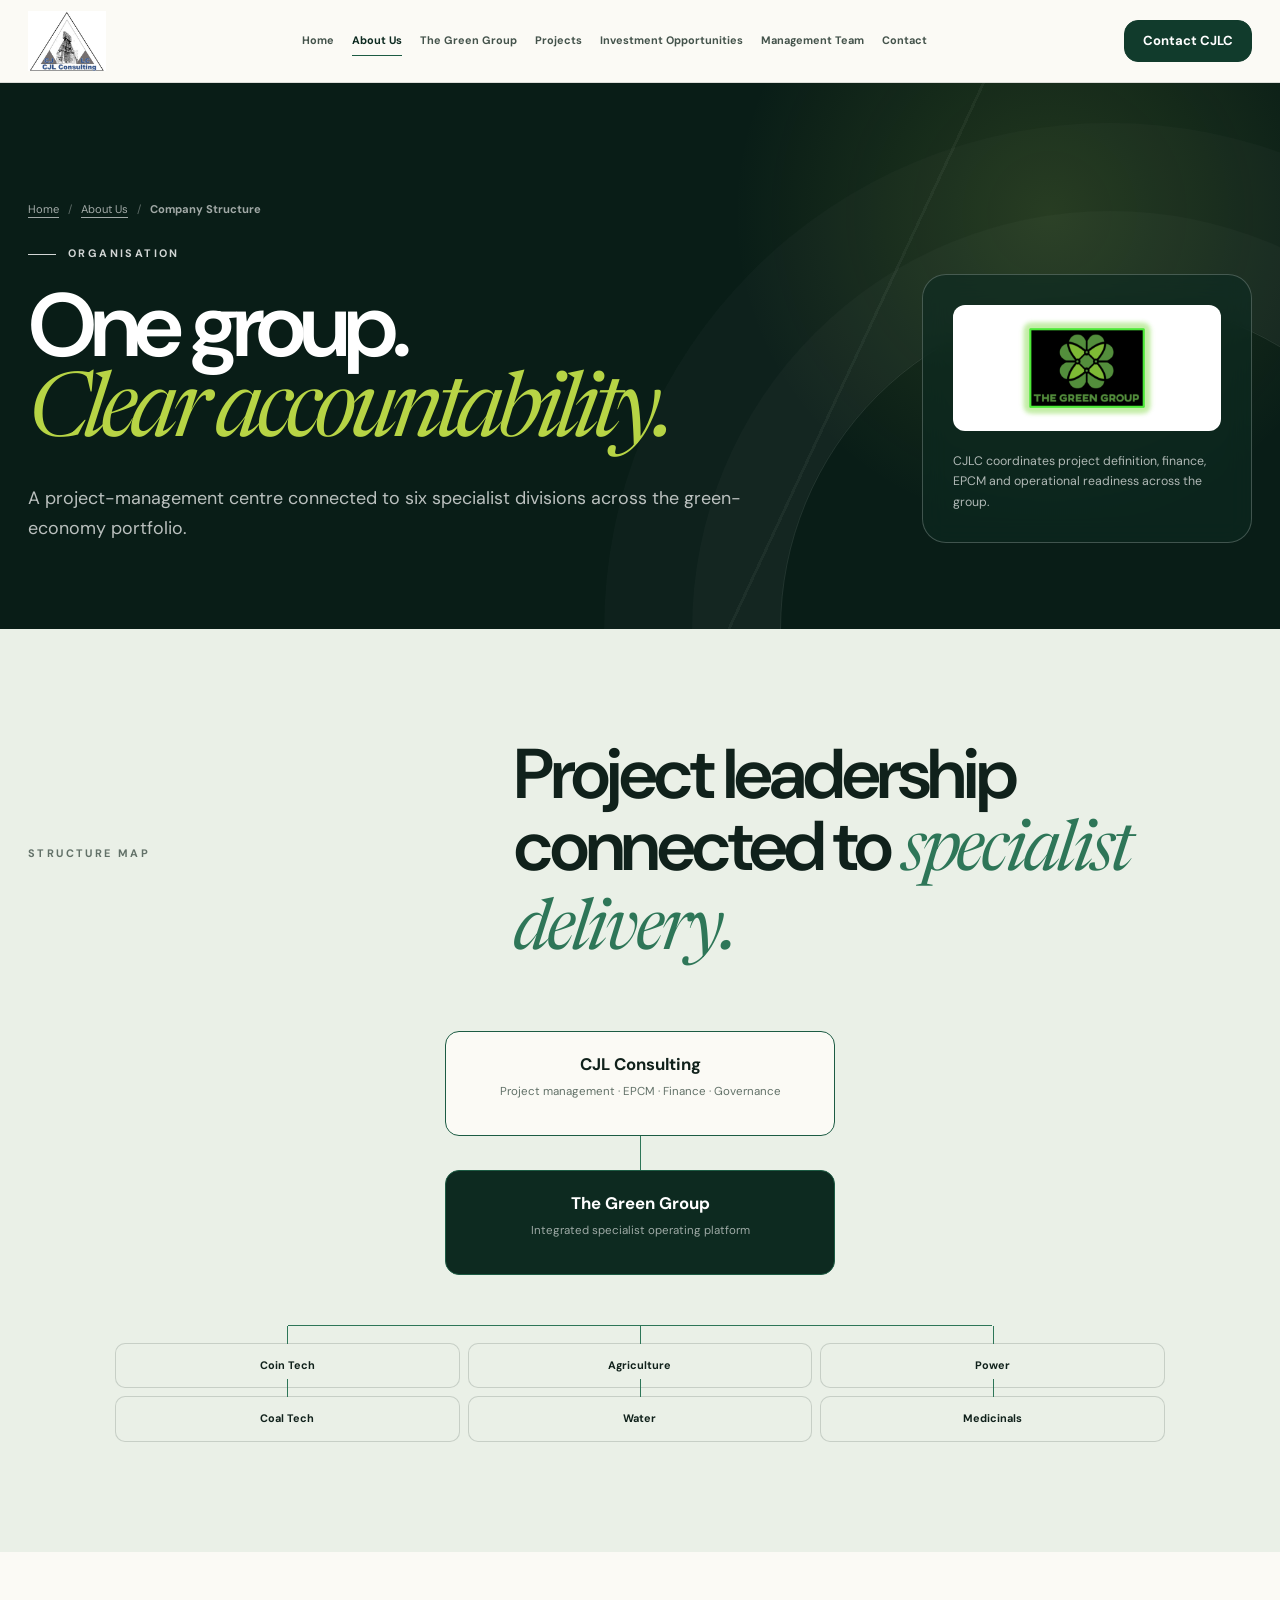
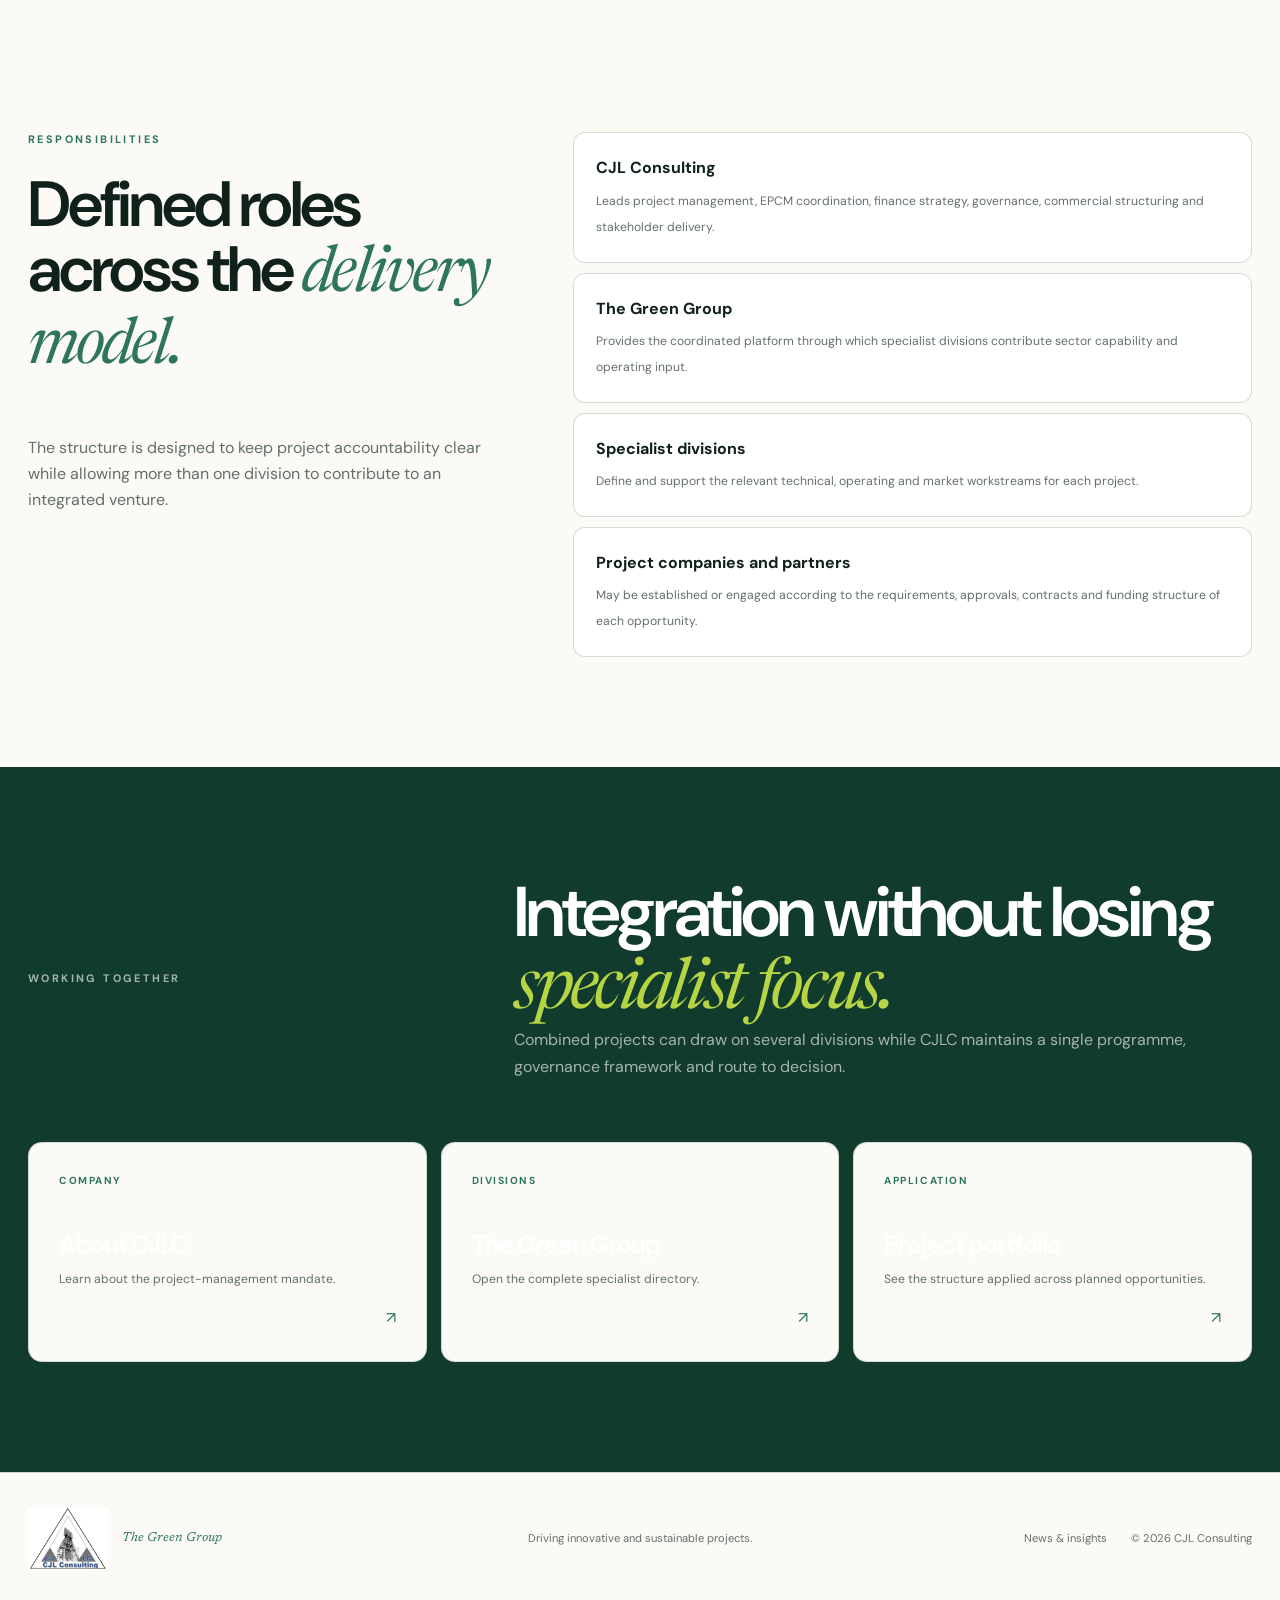
<file: company-structure.html>
<!doctype html>
<html lang="en">
<head>
  <meta charset="utf-8"><meta name="viewport" content="width=device-width, initial-scale=1"><meta name="theme-color" content="#113b2c"><meta name="description" content="See how CJL Consulting and The Green Group's six specialist divisions are organised for integrated project delivery."><title>Company Structure | CJL Consulting and The Green Group</title><link rel="icon" href="assets/favicon.svg" type="image/svg+xml"><link rel="preconnect" href="https://fonts.googleapis.com"><link rel="preconnect" href="https://fonts.gstatic.com" crossorigin><link href="https://fonts.googleapis.com/css2?family=DM+Sans:wght@400;500;600;700&family=Newsreader:ital,wght@0,400;0,500;1,400;1,500&display=swap" rel="stylesheet"><link rel="stylesheet" href="styles.css"><script src="script.js" defer></script>
</head>
<body class="inner-page" data-nav="about">
  <a class="skip-link" href="#main-content">Skip to content</a><header class="site-header" data-header><div class="container header-inner"><a class="brand" href="index.html" aria-label="CJL Consulting home"><img class="brand-logo" src="assets/cjlc-consulting-logo.png" alt=""></a><button class="menu-toggle" type="button" aria-expanded="false" aria-controls="primary-navigation" data-menu-toggle><span class="sr-only">Open navigation</span><span></span><span></span></button><nav class="primary-nav" id="primary-navigation" aria-label="Primary navigation" data-navigation><a href="index.html" data-nav-link="home">Home</a><a href="about.html" data-nav-link="about">About Us</a><a href="green-group.html" data-nav-link="group">The Green Group</a><a href="projects.html" data-nav-link="projects">Projects</a><a href="investment-opportunities.html" data-nav-link="investment">Investment Opportunities</a><a href="management-team.html" data-nav-link="team">Management Team</a><a href="contact.html" data-nav-link="contact">Contact</a></nav><a class="button button-small header-cta" href="contact.html">Contact CJLC</a></div></header>
  <main id="main-content">
    <section class="page-hero page-hero-short"><div class="container page-hero-inner"><div class="page-hero-copy reveal"><nav class="breadcrumb" aria-label="Breadcrumb"><a href="index.html">Home</a><span>/</span><a href="about.html">About Us</a><span>/</span><strong>Company Structure</strong></nav><p class="eyebrow light"><span></span>Organisation</p><h1>One group.<br><em>Clear accountability.</em></h1><p class="page-hero-lead">A project-management centre connected to six specialist divisions across the green-economy portfolio.</p></div><aside class="page-hero-aside reveal"><img src="assets/green-group.png" alt="The Green Group logo"><p>CJLC coordinates project definition, finance, EPCM and operational readiness across the group.</p></aside></div></section>

    <section class="page-section sage"><div class="container"><div class="page-section-header reveal"><p class="eyebrow">Structure map</p><div><h2>Project leadership connected to <em>specialist delivery.</em></h2></div></div><div class="structure-page-map reveal"><div class="structure-map"><div class="structure-node parent"><strong>CJL Consulting</strong><span>Project management · EPCM · Finance · Governance</span></div><span class="structure-line vertical" aria-hidden="true"></span><div class="structure-node group-node"><strong>The Green Group</strong><span>Integrated specialist operating platform</span></div><div class="structure-branches" aria-label="The Green Group divisions"><span>Coin Tech</span><span>Agriculture</span><span>Power</span><span>Coal Tech</span><span>Water</span><span>Medicinals</span></div></div></div></div></section>

    <section class="page-section"><div class="container"><div class="structure-responsibilities"><div class="reveal"><p class="eyebrow">Responsibilities</p><h2 style="font-size:clamp(2.7rem,5vw,4.8rem)">Defined roles across the <em>delivery model.</em></h2><p style="color:var(--muted)">The structure is designed to keep project accountability clear while allowing more than one division to contribute to an integrated venture.</p></div><div class="responsibility-list reveal"><div><strong>CJL Consulting</strong><span>Leads project management, EPCM coordination, finance strategy, governance, commercial structuring and stakeholder delivery.</span></div><div><strong>The Green Group</strong><span>Provides the coordinated platform through which specialist divisions contribute sector capability and operating input.</span></div><div><strong>Specialist divisions</strong><span>Define and support the relevant technical, operating and market workstreams for each project.</span></div><div><strong>Project companies and partners</strong><span>May be established or engaged according to the requirements, approvals, contracts and funding structure of each opportunity.</span></div></div></div></div></section>

    <section class="page-section dark"><div class="container"><div class="page-section-header reveal"><p class="eyebrow light">Working together</p><div><h2>Integration without losing <em>specialist focus.</em></h2><p>Combined projects can draw on several divisions while CJLC maintains a single programme, governance framework and route to decision.</p></div></div><div class="link-card-grid"><a class="link-card" href="about.html"><small>Company</small><div><h3>About CJLC</h3><p>Learn about the project-management mandate.</p></div><span aria-hidden="true">↗</span></a><a class="link-card" href="green-group.html"><small>Divisions</small><div><h3>The Green Group</h3><p>Open the complete specialist directory.</p></div><span aria-hidden="true">↗</span></a><a class="link-card" href="projects.html"><small>Application</small><div><h3>Project portfolio</h3><p>See the structure applied across planned opportunities.</p></div><span aria-hidden="true">↗</span></a></div></div></section>
  </main>
  <button class="back-to-top" type="button" data-back-to-top aria-label="Back to the top of the page"><span aria-hidden="true">↑</span><small>Top</small></button><footer class="site-footer"><div class="container footer-inner"><a class="footer-brand" href="index.html"><img class="footer-logo" src="assets/cjlc-consulting-logo.png" alt="CJL Consulting"><span>The Green Group</span></a><p>Driving innovative and sustainable projects.</p><div><a href="news.html">News &amp; insights</a><span>© <span data-year>2026</span> CJL Consulting</span></div></div></footer>
</body>
</html>
</file>
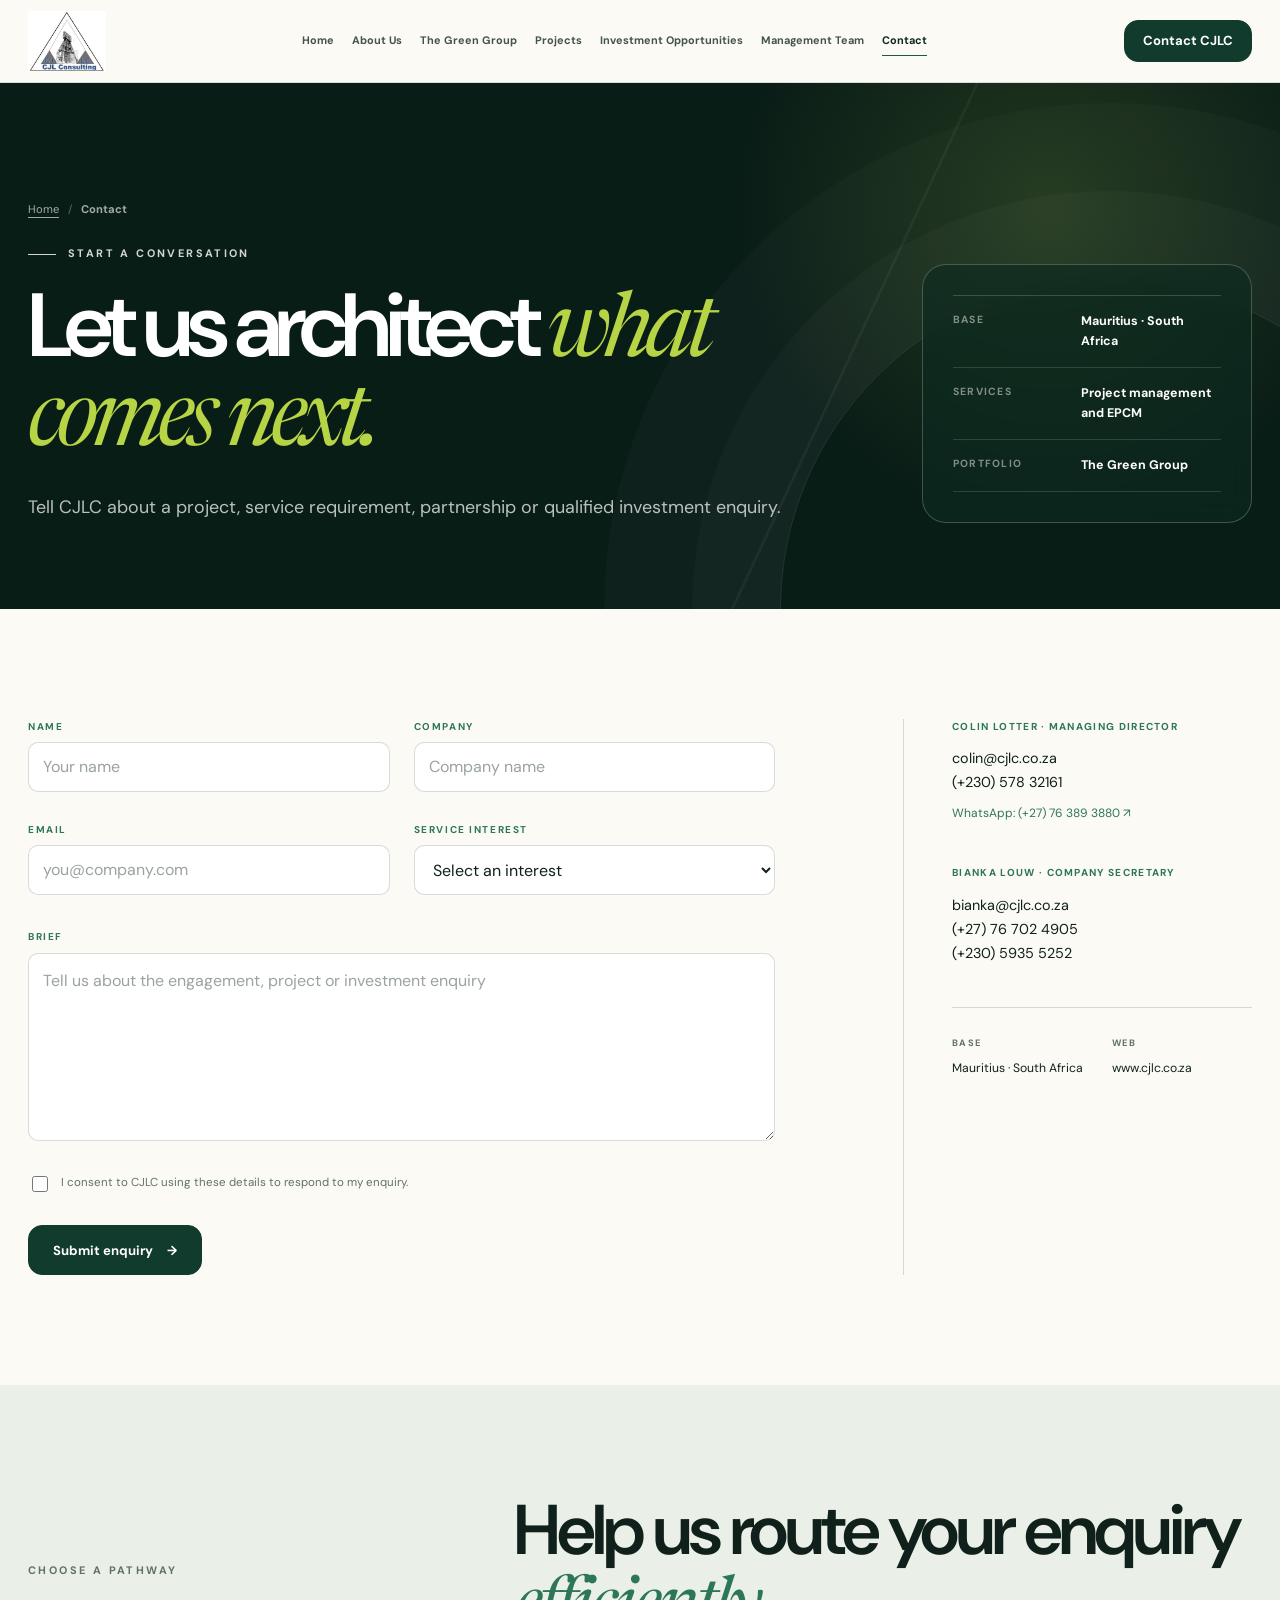
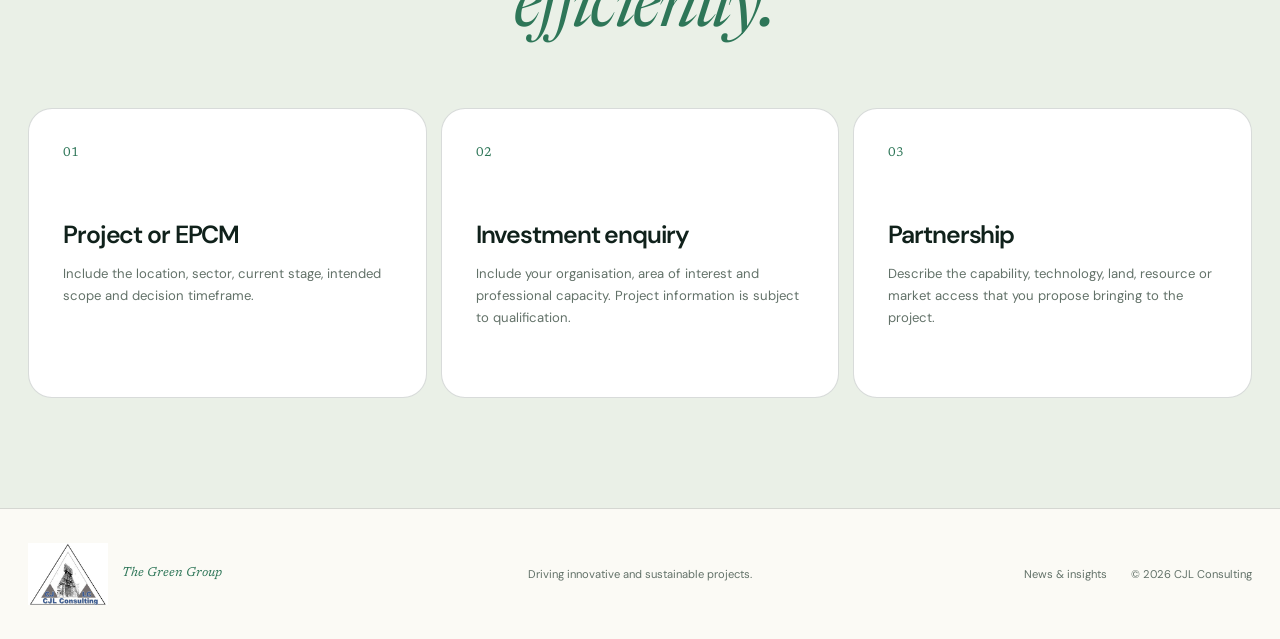
<file: contact.html>
<!doctype html>
<html lang="en">
<head>
  <meta charset="utf-8"><meta name="viewport" content="width=device-width, initial-scale=1"><meta name="theme-color" content="#113b2c"><meta name="description" content="Contact CJL Consulting about EPCM services, Green Group projects or investment opportunities."><title>Contact CJL Consulting</title><link rel="icon" href="assets/favicon.svg" type="image/svg+xml"><link rel="preconnect" href="https://fonts.googleapis.com"><link rel="preconnect" href="https://fonts.gstatic.com" crossorigin><link href="https://fonts.googleapis.com/css2?family=DM+Sans:wght@400;500;600;700&family=Newsreader:ital,wght@0,400;0,500;1,400;1,500&display=swap" rel="stylesheet"><link rel="stylesheet" href="styles.css"><script src="script.js" defer></script>
</head>
<body class="inner-page" data-nav="contact">
  <a class="skip-link" href="#main-content">Skip to content</a><header class="site-header" data-header><div class="container header-inner"><a class="brand" href="index.html" aria-label="CJL Consulting home"><img class="brand-logo" src="assets/cjlc-consulting-logo.png" alt=""></a><button class="menu-toggle" type="button" aria-expanded="false" aria-controls="primary-navigation" data-menu-toggle><span class="sr-only">Open navigation</span><span></span><span></span></button><nav class="primary-nav" id="primary-navigation" aria-label="Primary navigation" data-navigation><a href="index.html" data-nav-link="home">Home</a><a href="about.html" data-nav-link="about">About Us</a><a href="green-group.html" data-nav-link="group">The Green Group</a><a href="projects.html" data-nav-link="projects">Projects</a><a href="investment-opportunities.html" data-nav-link="investment">Investment Opportunities</a><a href="management-team.html" data-nav-link="team">Management Team</a><a href="contact.html" data-nav-link="contact">Contact</a></nav><a class="button button-small header-cta" href="contact.html">Contact CJLC</a></div></header>
  <main id="main-content">
    <section class="page-hero page-hero-short"><div class="container page-hero-inner"><div class="page-hero-copy reveal"><nav class="breadcrumb" aria-label="Breadcrumb"><a href="index.html">Home</a><span>/</span><strong>Contact</strong></nav><p class="eyebrow light"><span></span>Start a conversation</p><h1>Let us architect <em>what comes next.</em></h1><p class="page-hero-lead">Tell CJLC about a project, service requirement, partnership or qualified investment enquiry.</p></div><aside class="page-hero-aside reveal"><div class="page-hero-meta"><div><span>Base</span><strong>Mauritius · South Africa</strong></div><div><span>Services</span><strong>Project management and EPCM</strong></div><div><span>Portfolio</span><strong>The Green Group</strong></div></div></aside></div></section>

    <section class="page-section contact"><div class="container"><div class="contact-layout"><form class="contact-form reveal" name="cjlc-enquiry" method="POST" action="/thank-you.html" data-netlify="true" netlify-honeypot="bot-field"><input type="hidden" name="form-name" value="cjlc-enquiry"><p class="hidden-field"><label>Do not fill this out: <input name="bot-field"></label></p><div class="field-grid"><label><span>Name</span><input type="text" name="name" autocomplete="name" placeholder="Your name" required></label><label><span>Company</span><input type="text" name="company" autocomplete="organization" placeholder="Company name"></label><label><span>Email</span><input type="email" name="email" autocomplete="email" placeholder="you@company.com" required></label><label><span>Service interest</span><select name="interest" required><option value="">Select an interest</option><option>EPCM Services</option><option>Project Finance</option><option>Turnkey Project Establishment</option><option>Green Coin Tech</option><option>Green Agriculture</option><option>Green Power</option><option>Green Coal Technologies</option><option>Green Water</option><option>Green Medicinals</option><option>Investment Opportunity</option></select></label></div><label><span>Brief</span><textarea name="message" rows="6" placeholder="Tell us about the engagement, project or investment enquiry" required></textarea></label><label class="consent"><input type="checkbox" name="consent" required><span>I consent to CJLC using these details to respond to my enquiry.</span></label><button class="button" type="submit">Submit enquiry <span aria-hidden="true">→</span></button></form>
      <aside class="contact-details reveal" aria-label="Direct contact details"><div><span class="contact-label">Colin Lotter · Managing Director</span><a href="mailto:colin@cjlc.co.za">colin@cjlc.co.za</a><a href="tel:+23057832161">(+230) 578 32161</a><a class="whatsapp" href="https://wa.me/27763893880" target="_blank" rel="noopener">WhatsApp: (+27) 76 389 3880 ↗</a></div><div><span class="contact-label">Bianka Louw · Company Secretary</span><a href="mailto:bianka@cjlc.co.za">bianka@cjlc.co.za</a><a href="tel:+27767024905">(+27) 76 702 4905</a><a href="tel:+23059355252">(+230) 5935 5252</a></div><div class="contact-base"><span><small>Base</small>Mauritius · South Africa</span><span><small>Web</small><a href="https://www.cjlc.co.za">www.cjlc.co.za</a></span></div></aside></div></div></section>

    <section class="page-section sage"><div class="container"><div class="page-section-header reveal"><p class="eyebrow">Choose a pathway</p><div><h2>Help us route your enquiry <em>efficiently.</em></h2></div></div><div class="content-card-grid"><article class="content-card reveal"><span class="content-card-number">01</span><h3>Project or EPCM</h3><p>Include the location, sector, current stage, intended scope and decision timeframe.</p></article><article class="content-card reveal"><span class="content-card-number">02</span><h3>Investment enquiry</h3><p>Include your organisation, area of interest and professional capacity. Project information is subject to qualification.</p></article><article class="content-card reveal"><span class="content-card-number">03</span><h3>Partnership</h3><p>Describe the capability, technology, land, resource or market access that you propose bringing to the project.</p></article></div></div></section>
  </main>
  <button class="back-to-top" type="button" data-back-to-top aria-label="Back to the top of the page"><span aria-hidden="true">↑</span><small>Top</small></button><footer class="site-footer"><div class="container footer-inner"><a class="footer-brand" href="index.html"><img class="footer-logo" src="assets/cjlc-consulting-logo.png" alt="CJL Consulting"><span>The Green Group</span></a><p>Driving innovative and sustainable projects.</p><div><a href="news.html">News &amp; insights</a><span>© <span data-year>2026</span> CJL Consulting</span></div></div></footer>
</body>
</html>
</file>
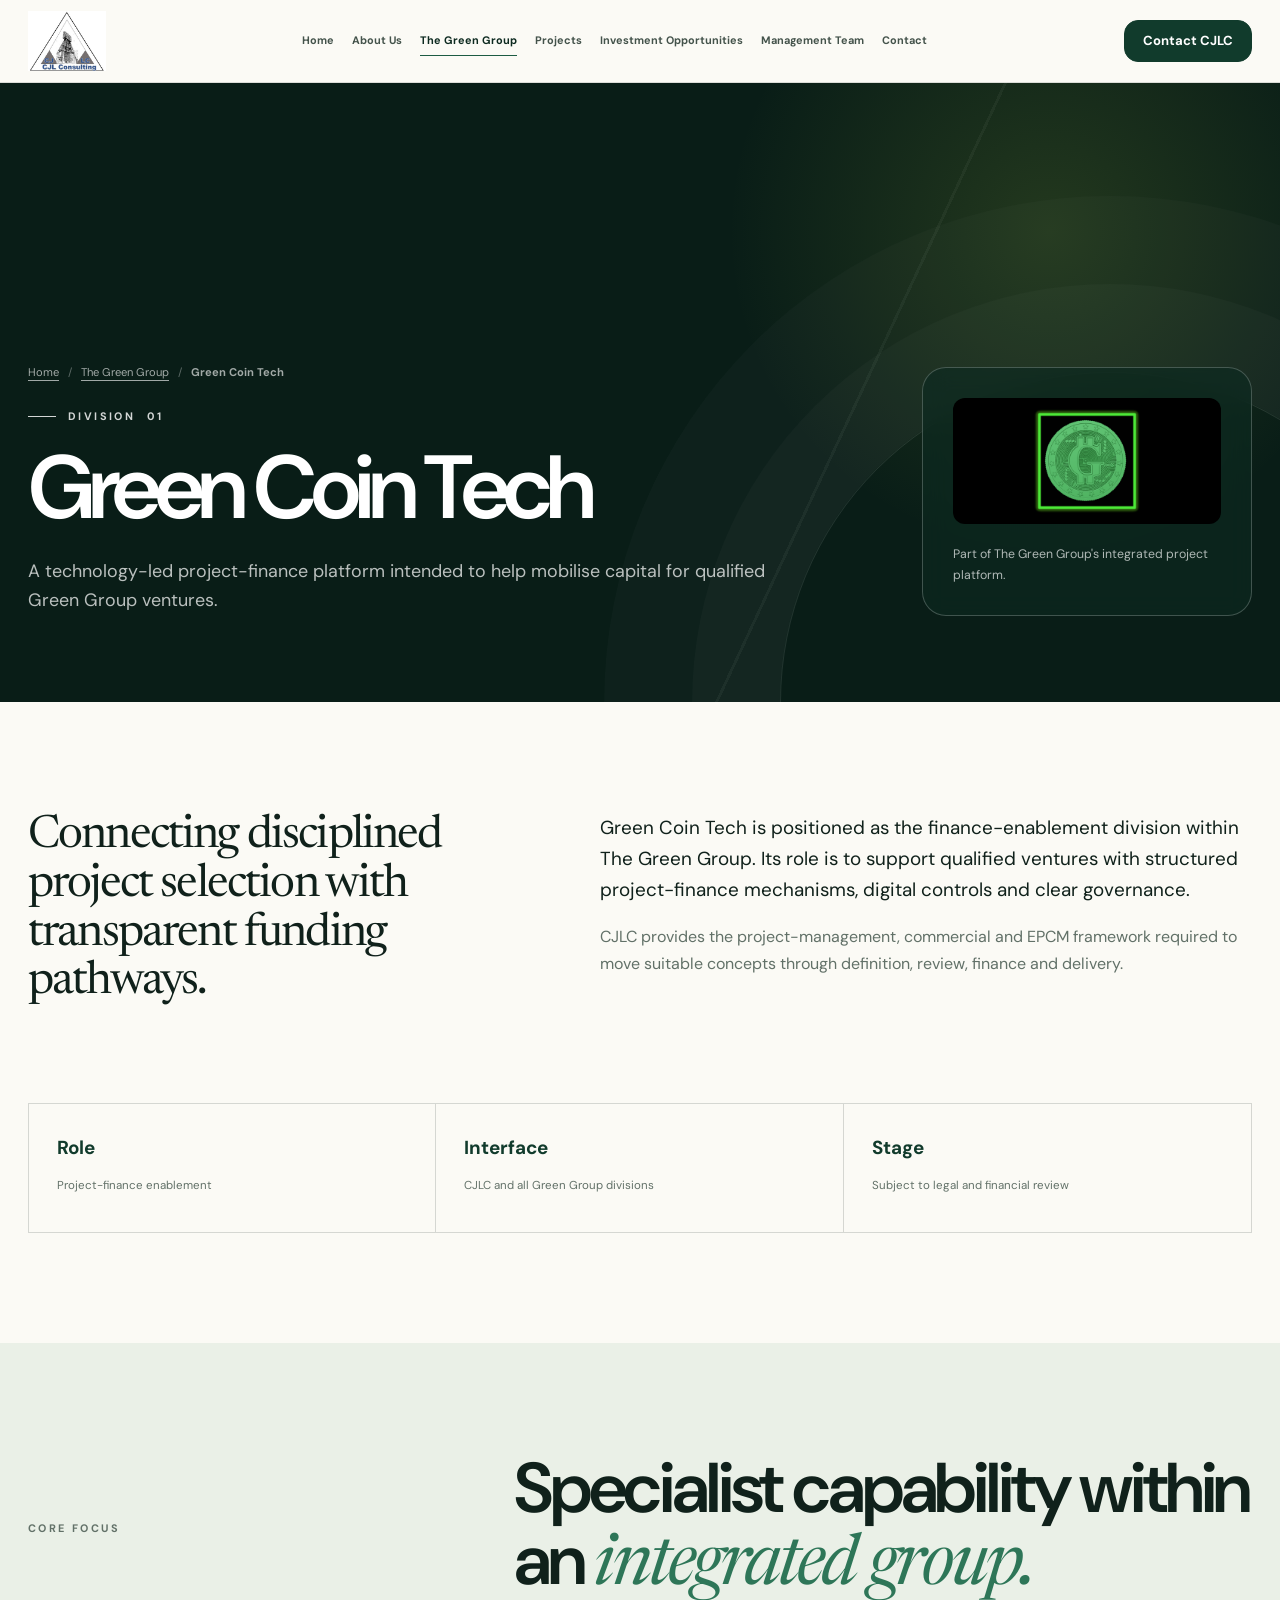
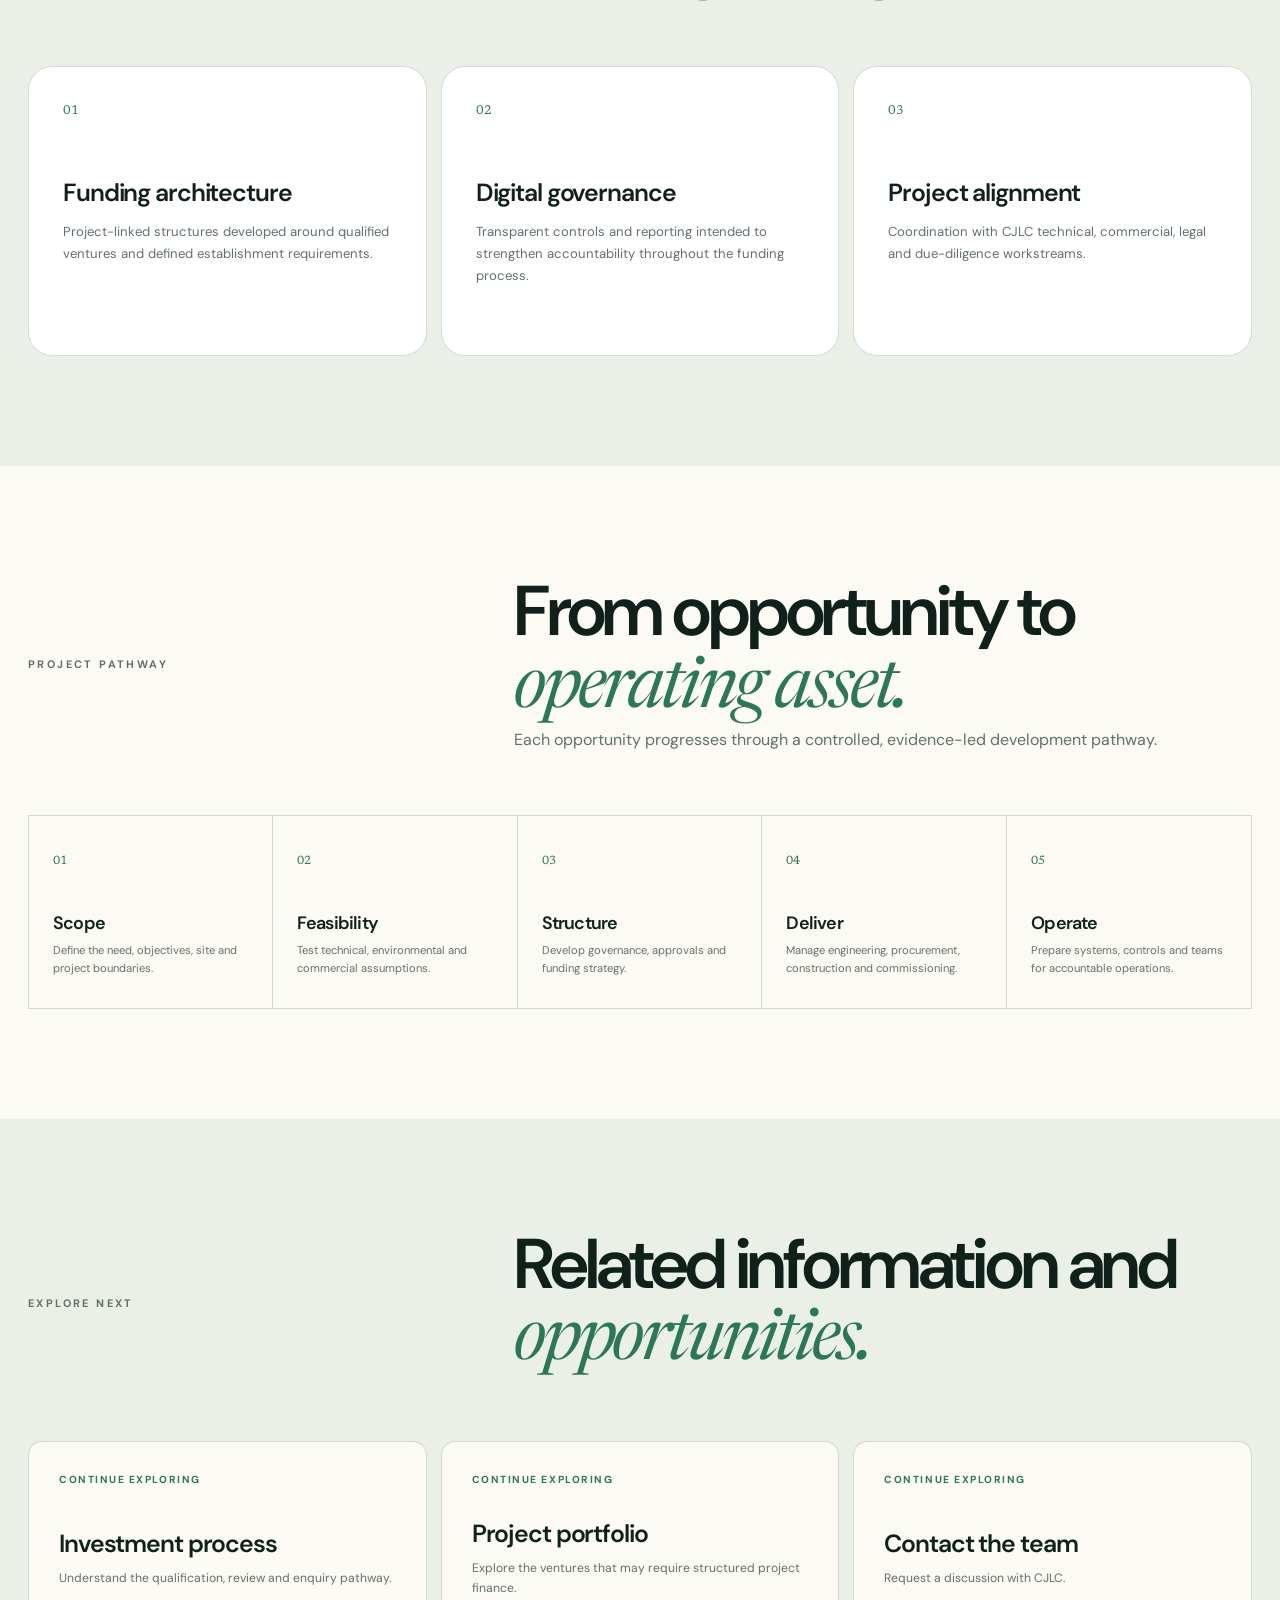
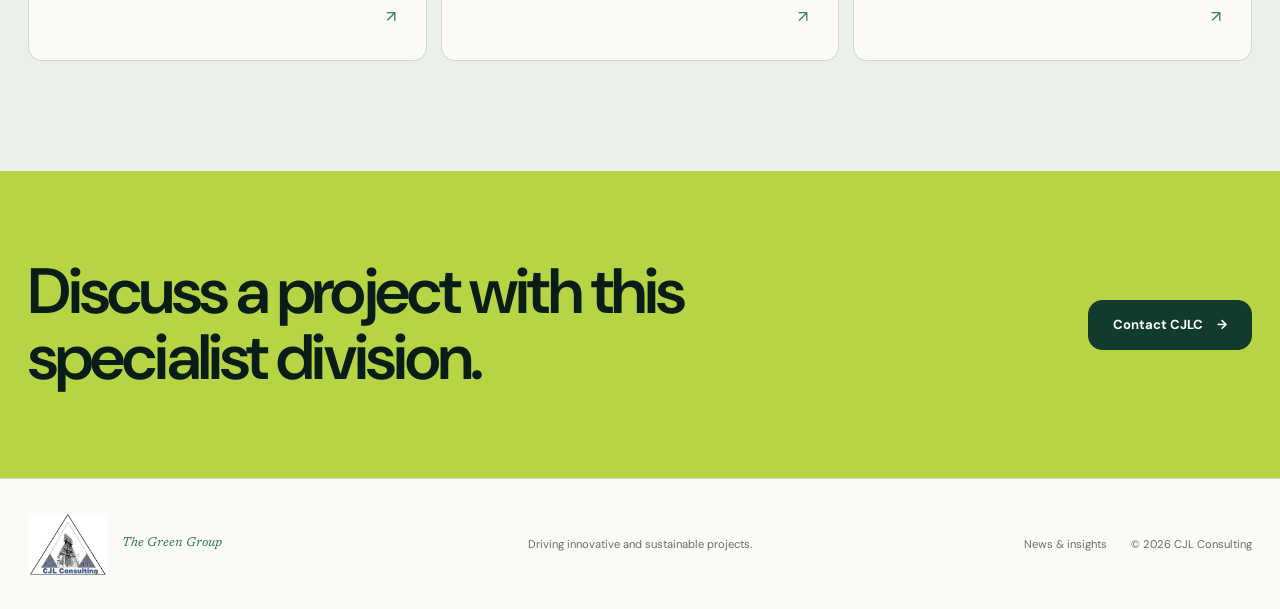
<file: division.html>
<!doctype html>
<html lang="en">
<head>
  <meta charset="utf-8">
  <meta name="viewport" content="width=device-width, initial-scale=1">
  <meta name="theme-color" content="#113b2c">
  <meta name="description" content="Explore a specialist division within The Green Group and its role in CJL Consulting's project portfolio.">
  <title>The Green Group Division | CJL Consulting</title>
  <link rel="icon" href="assets/favicon.svg" type="image/svg+xml">
  <link rel="preconnect" href="https://fonts.googleapis.com">
  <link rel="preconnect" href="https://fonts.gstatic.com" crossorigin>
  <link href="https://fonts.googleapis.com/css2?family=DM+Sans:wght@400;500;600;700&family=Newsreader:ital,wght@0,400;0,500;1,400;1,500&display=swap" rel="stylesheet">
  <link rel="stylesheet" href="styles.css">
  <script src="script.js" defer></script>
</head>
<body class="inner-page" data-nav="group" data-division-page>
  <a class="skip-link" href="#main-content">Skip to content</a>
  <header class="site-header" data-header>
    <div class="container header-inner">
      <a class="brand" href="index.html" aria-label="CJL Consulting home"><img class="brand-logo" src="assets/cjlc-consulting-logo.png" alt=""></a>
      <button class="menu-toggle" type="button" aria-expanded="false" aria-controls="primary-navigation" data-menu-toggle><span class="sr-only">Open navigation</span><span></span><span></span></button>
      <nav class="primary-nav" id="primary-navigation" aria-label="Primary navigation" data-navigation>
        <a href="index.html" data-nav-link="home">Home</a><a href="about.html" data-nav-link="about">About Us</a><a href="green-group.html" data-nav-link="group">The Green Group</a><a href="projects.html" data-nav-link="projects">Projects</a><a href="investment-opportunities.html" data-nav-link="investment">Investment Opportunities</a><a href="management-team.html" data-nav-link="team">Management Team</a><a href="contact.html" data-nav-link="contact">Contact</a>
      </nav>
      <a class="button button-small header-cta" href="contact.html">Contact CJLC</a>
    </div>
  </header>

  <main id="main-content">
    <section class="page-hero">
      <div class="container page-hero-inner">
        <div class="page-hero-copy reveal">
          <nav class="breadcrumb" aria-label="Breadcrumb"><a href="index.html">Home</a><span>/</span><a href="green-group.html">The Green Group</a><span>/</span><strong data-division-title>Division</strong></nav>
          <p class="eyebrow light"><span></span>Division <b data-division-number>01</b></p>
          <h1 data-division-title>Green division</h1>
          <p class="page-hero-lead" data-division-lead></p>
        </div>
        <aside class="page-hero-aside reveal" data-division-aside>
          <img src="assets/green-coin-tech.png" alt="" data-division-logo>
          <p>Part of The Green Group's integrated project platform.</p>
        </aside>
      </div>
    </section>

    <section class="page-section">
      <div class="container">
        <div class="intro-grid reveal">
          <p class="intro-statement" data-division-statement></p>
          <div class="intro-copy"><p data-division-overview></p><p>CJLC provides the project-management, commercial and EPCM framework required to move suitable concepts through definition, review, finance and delivery.</p></div>
        </div>
        <div class="fact-strip reveal" data-division-facts></div>
      </div>
    </section>

    <section class="page-section sage">
      <div class="container">
        <div class="page-section-header reveal"><p class="eyebrow">Core focus</p><div><h2>Specialist capability within an <em>integrated group.</em></h2></div></div>
        <div class="content-card-grid" data-division-focus></div>
      </div>
    </section>

    <section class="page-section">
      <div class="container">
        <div class="page-section-header reveal"><p class="eyebrow">Project pathway</p><div><h2>From opportunity to <em>operating asset.</em></h2><p>Each opportunity progresses through a controlled, evidence-led development pathway.</p></div></div>
        <div class="process-grid reveal">
          <article class="process-step"><span>01</span><h3>Scope</h3><p>Define the need, objectives, site and project boundaries.</p></article>
          <article class="process-step"><span>02</span><h3>Feasibility</h3><p>Test technical, environmental and commercial assumptions.</p></article>
          <article class="process-step"><span>03</span><h3>Structure</h3><p>Develop governance, approvals and funding strategy.</p></article>
          <article class="process-step"><span>04</span><h3>Deliver</h3><p>Manage engineering, procurement, construction and commissioning.</p></article>
          <article class="process-step"><span>05</span><h3>Operate</h3><p>Prepare systems, controls and teams for accountable operations.</p></article>
        </div>
      </div>
    </section>

    <section class="page-section sage">
      <div class="container">
        <div class="page-section-header reveal"><p class="eyebrow">Explore next</p><div><h2>Related information and <em>opportunities.</em></h2></div></div>
        <div class="link-card-grid" data-division-related></div>
      </div>
    </section>

    <section class="page-cta"><div class="container page-cta-inner"><h2>Discuss a project with this specialist division.</h2><a class="button" href="contact.html" data-division-contact>Contact CJLC <span aria-hidden="true">→</span></a></div></section>
  </main>

  <button class="back-to-top" type="button" data-back-to-top aria-label="Back to the top of the page"><span aria-hidden="true">↑</span><small>Top</small></button>
  <footer class="site-footer"><div class="container footer-inner"><a class="footer-brand" href="index.html"><img class="footer-logo" src="assets/cjlc-consulting-logo.png" alt="CJL Consulting"><span>The Green Group</span></a><p>Driving innovative and sustainable projects.</p><div><a href="news.html">News &amp; insights</a><span>© <span data-year>2026</span> CJL Consulting</span></div></div></footer>
</body>
</html>
</file>
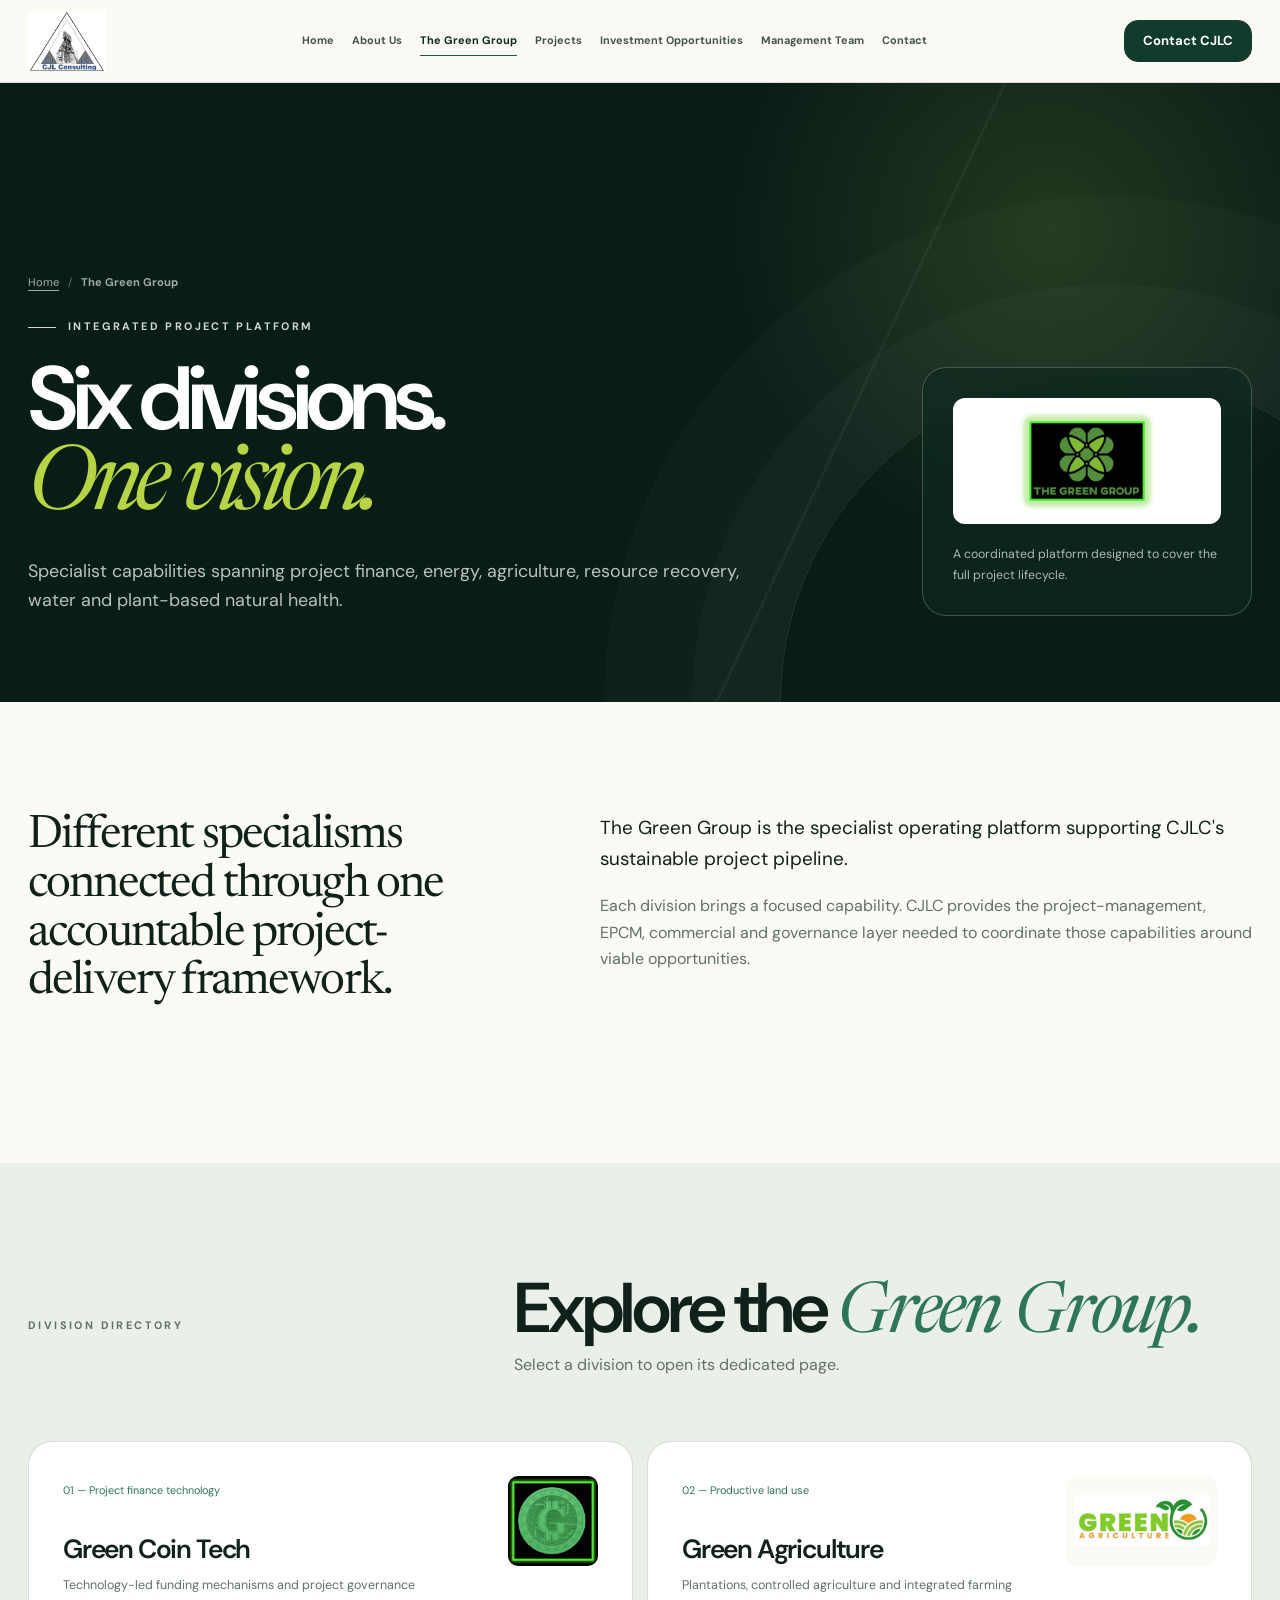
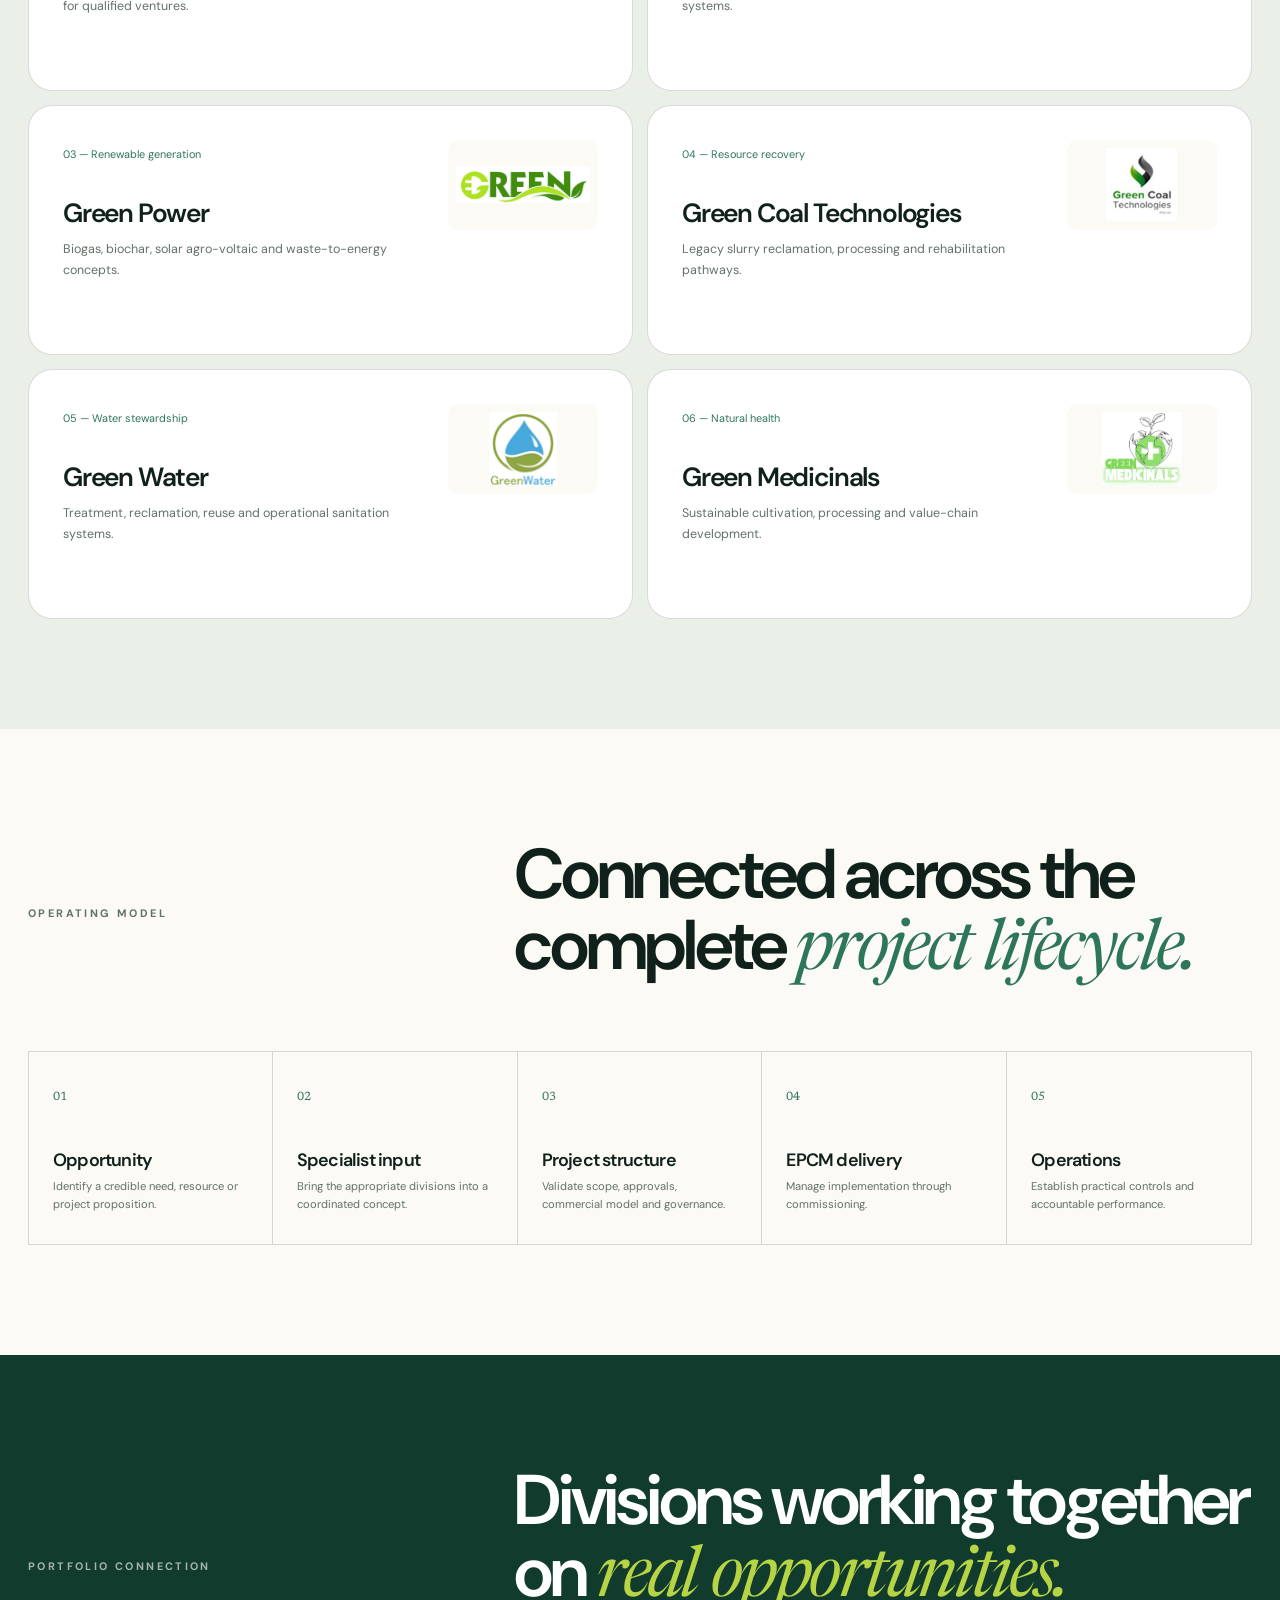
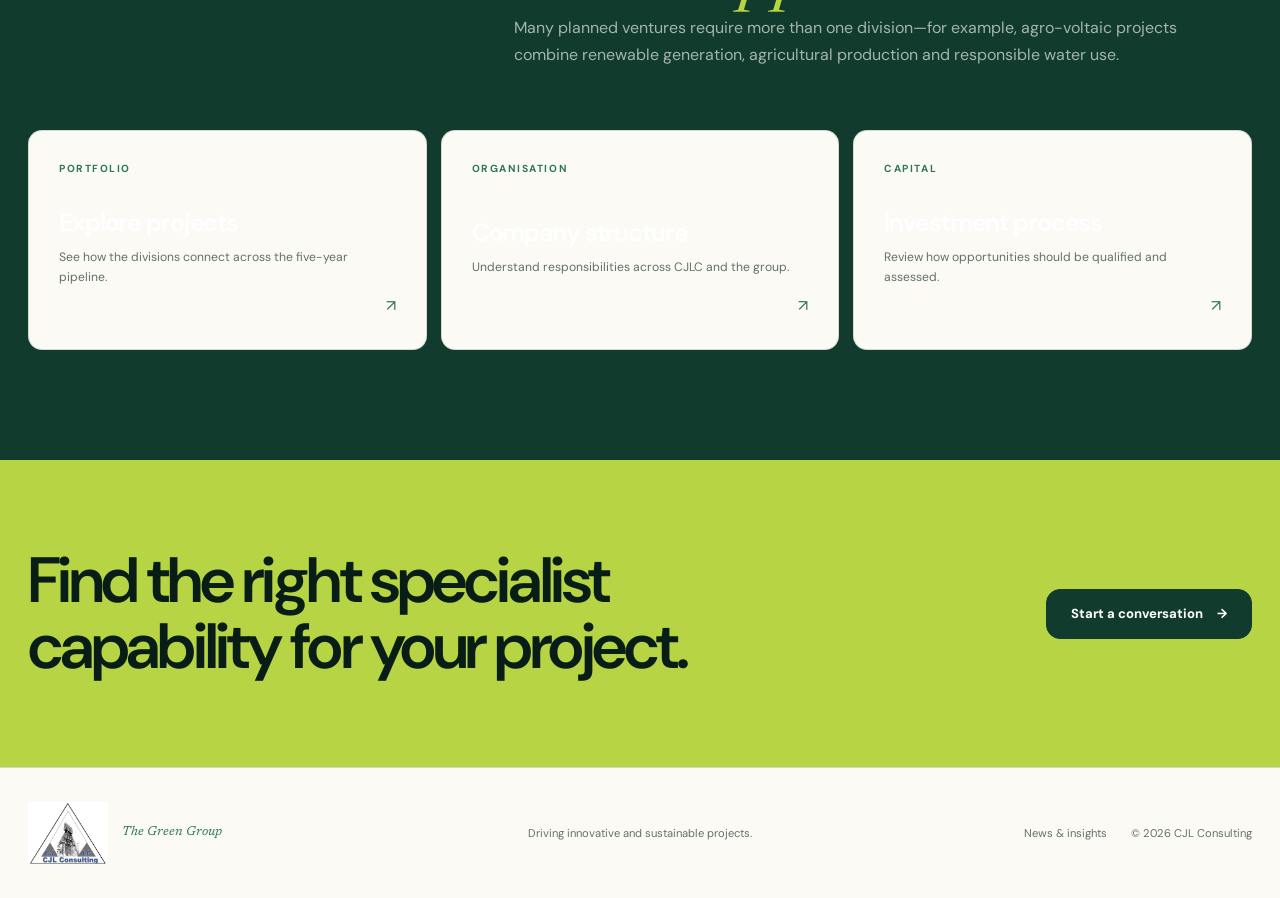
<file: green-group.html>
<!doctype html>
<html lang="en">
<head>
  <meta charset="utf-8"><meta name="viewport" content="width=device-width, initial-scale=1"><meta name="theme-color" content="#113b2c"><meta name="description" content="Explore the six specialist divisions of The Green Group: finance technology, agriculture, power, coal reclamation, water and medicinals."><title>The Green Group | Six Specialist Green Divisions</title><link rel="icon" href="assets/favicon.svg" type="image/svg+xml"><link rel="preconnect" href="https://fonts.googleapis.com"><link rel="preconnect" href="https://fonts.gstatic.com" crossorigin><link href="https://fonts.googleapis.com/css2?family=DM+Sans:wght@400;500;600;700&family=Newsreader:ital,wght@0,400;0,500;1,400;1,500&display=swap" rel="stylesheet"><link rel="stylesheet" href="styles.css"><script src="script.js" defer></script>
</head>
<body class="inner-page" data-nav="group">
  <a class="skip-link" href="#main-content">Skip to content</a><header class="site-header" data-header><div class="container header-inner"><a class="brand" href="index.html" aria-label="CJL Consulting home"><img class="brand-logo" src="assets/cjlc-consulting-logo.png" alt=""></a><button class="menu-toggle" type="button" aria-expanded="false" aria-controls="primary-navigation" data-menu-toggle><span class="sr-only">Open navigation</span><span></span><span></span></button><nav class="primary-nav" id="primary-navigation" aria-label="Primary navigation" data-navigation><a href="index.html" data-nav-link="home">Home</a><a href="about.html" data-nav-link="about">About Us</a><a href="green-group.html" data-nav-link="group">The Green Group</a><a href="projects.html" data-nav-link="projects">Projects</a><a href="investment-opportunities.html" data-nav-link="investment">Investment Opportunities</a><a href="management-team.html" data-nav-link="team">Management Team</a><a href="contact.html" data-nav-link="contact">Contact</a></nav><a class="button button-small header-cta" href="contact.html">Contact CJLC</a></div></header>
  <main id="main-content">
    <section class="page-hero"><div class="container page-hero-inner"><div class="page-hero-copy reveal"><nav class="breadcrumb" aria-label="Breadcrumb"><a href="index.html">Home</a><span>/</span><strong>The Green Group</strong></nav><p class="eyebrow light"><span></span>Integrated project platform</p><h1>Six divisions.<br><em>One vision.</em></h1><p class="page-hero-lead">Specialist capabilities spanning project finance, energy, agriculture, resource recovery, water and plant-based natural health.</p></div><aside class="page-hero-aside reveal"><img src="assets/green-group.png" alt="The Green Group logo"><p>A coordinated platform designed to cover the full project lifecycle.</p></aside></div></section>

    <section class="page-section"><div class="container"><div class="intro-grid reveal"><p class="intro-statement">Different specialisms connected through one accountable project-delivery framework.</p><div class="intro-copy"><p>The Green Group is the specialist operating platform supporting CJLC's sustainable project pipeline.</p><p>Each division brings a focused capability. CJLC provides the project-management, EPCM, commercial and governance layer needed to coordinate those capabilities around viable opportunities.</p></div></div></div></section>

    <section class="page-section sage"><div class="container"><div class="page-section-header reveal"><p class="eyebrow">Division directory</p><div><h2>Explore the <em>Green Group.</em></h2><p>Select a division to open its dedicated page.</p></div></div><div class="division-directory">
      <a class="division-directory-card coin reveal" href="division.html?division=coin"><div><span>01 — Project finance technology</span><h3>Green Coin Tech</h3><p>Technology-led funding mechanisms and project governance for qualified ventures.</p></div><img src="assets/green-coin-tech.png" alt="Green Coin Tech logo"></a>
      <a class="division-directory-card reveal" href="division.html?division=agriculture"><div><span>02 — Productive land use</span><h3>Green Agriculture</h3><p>Plantations, controlled agriculture and integrated farming systems.</p></div><img src="assets/green-agriculture.png" alt="Green Agriculture logo"></a>
      <a class="division-directory-card reveal" href="division.html?division=power"><div><span>03 — Renewable generation</span><h3>Green Power</h3><p>Biogas, biochar, solar agro-voltaic and waste-to-energy concepts.</p></div><img src="assets/green-power.png" alt="Green Power logo"></a>
      <a class="division-directory-card reveal" href="division.html?division=coal"><div><span>04 — Resource recovery</span><h3>Green Coal Technologies</h3><p>Legacy slurry reclamation, processing and rehabilitation pathways.</p></div><img src="assets/green-coal-technologies.png" alt="Green Coal Technologies logo"></a>
      <a class="division-directory-card reveal" href="division.html?division=water"><div><span>05 — Water stewardship</span><h3>Green Water</h3><p>Treatment, reclamation, reuse and operational sanitation systems.</p></div><img src="assets/green-water.png" alt="Green Water logo"></a>
      <a class="division-directory-card reveal" href="division.html?division=medicinals"><div><span>06 — Natural health</span><h3>Green Medicinals</h3><p>Sustainable cultivation, processing and value-chain development.</p></div><img src="assets/green-medicinals.png" alt="Green Medicinals logo"></a>
    </div></div></section>

    <section class="page-section"><div class="container"><div class="page-section-header reveal"><p class="eyebrow">Operating model</p><div><h2>Connected across the complete <em>project lifecycle.</em></h2></div></div><div class="process-grid reveal"><article class="process-step"><span>01</span><h3>Opportunity</h3><p>Identify a credible need, resource or project proposition.</p></article><article class="process-step"><span>02</span><h3>Specialist input</h3><p>Bring the appropriate divisions into a coordinated concept.</p></article><article class="process-step"><span>03</span><h3>Project structure</h3><p>Validate scope, approvals, commercial model and governance.</p></article><article class="process-step"><span>04</span><h3>EPCM delivery</h3><p>Manage implementation through commissioning.</p></article><article class="process-step"><span>05</span><h3>Operations</h3><p>Establish practical controls and accountable performance.</p></article></div></div></section>

    <section class="page-section dark"><div class="container"><div class="page-section-header reveal"><p class="eyebrow light">Portfolio connection</p><div><h2>Divisions working together on <em>real opportunities.</em></h2><p>Many planned ventures require more than one division—for example, agro-voltaic projects combine renewable generation, agricultural production and responsible water use.</p></div></div><div class="link-card-grid"><a class="link-card" href="projects.html"><small>Portfolio</small><div><h3>Explore projects</h3><p>See how the divisions connect across the five-year pipeline.</p></div><span aria-hidden="true">↗</span></a><a class="link-card" href="company-structure.html"><small>Organisation</small><div><h3>Company structure</h3><p>Understand responsibilities across CJLC and the group.</p></div><span aria-hidden="true">↗</span></a><a class="link-card" href="investment-opportunities.html"><small>Capital</small><div><h3>Investment process</h3><p>Review how opportunities should be qualified and assessed.</p></div><span aria-hidden="true">↗</span></a></div></div></section>
    <section class="page-cta"><div class="container page-cta-inner"><h2>Find the right specialist capability for your project.</h2><a class="button" href="contact.html">Start a conversation <span aria-hidden="true">→</span></a></div></section>
  </main>
  <button class="back-to-top" type="button" data-back-to-top aria-label="Back to the top of the page"><span aria-hidden="true">↑</span><small>Top</small></button><footer class="site-footer"><div class="container footer-inner"><a class="footer-brand" href="index.html"><img class="footer-logo" src="assets/cjlc-consulting-logo.png" alt="CJL Consulting"><span>The Green Group</span></a><p>Driving innovative and sustainable projects.</p><div><a href="news.html">News &amp; insights</a><span>© <span data-year>2026</span> CJL Consulting</span></div></div></footer>
</body>
</html>
</file>
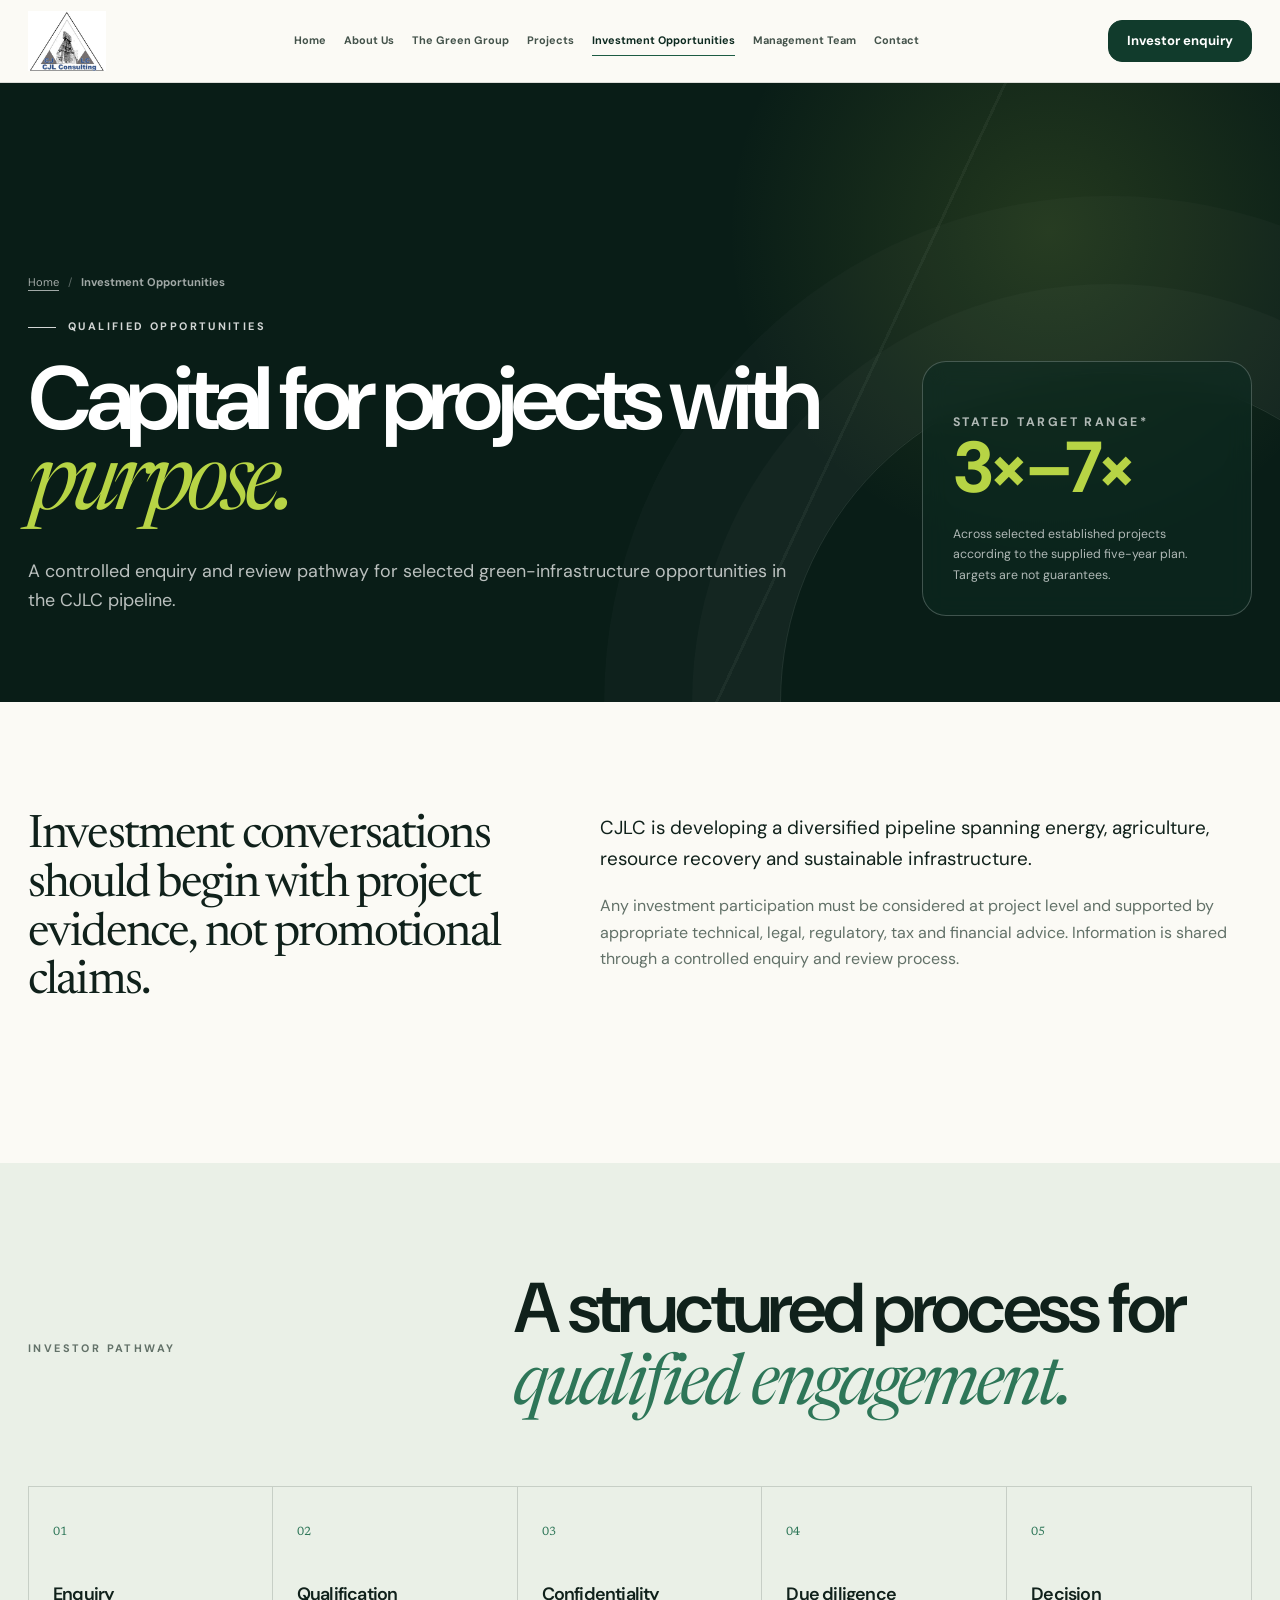
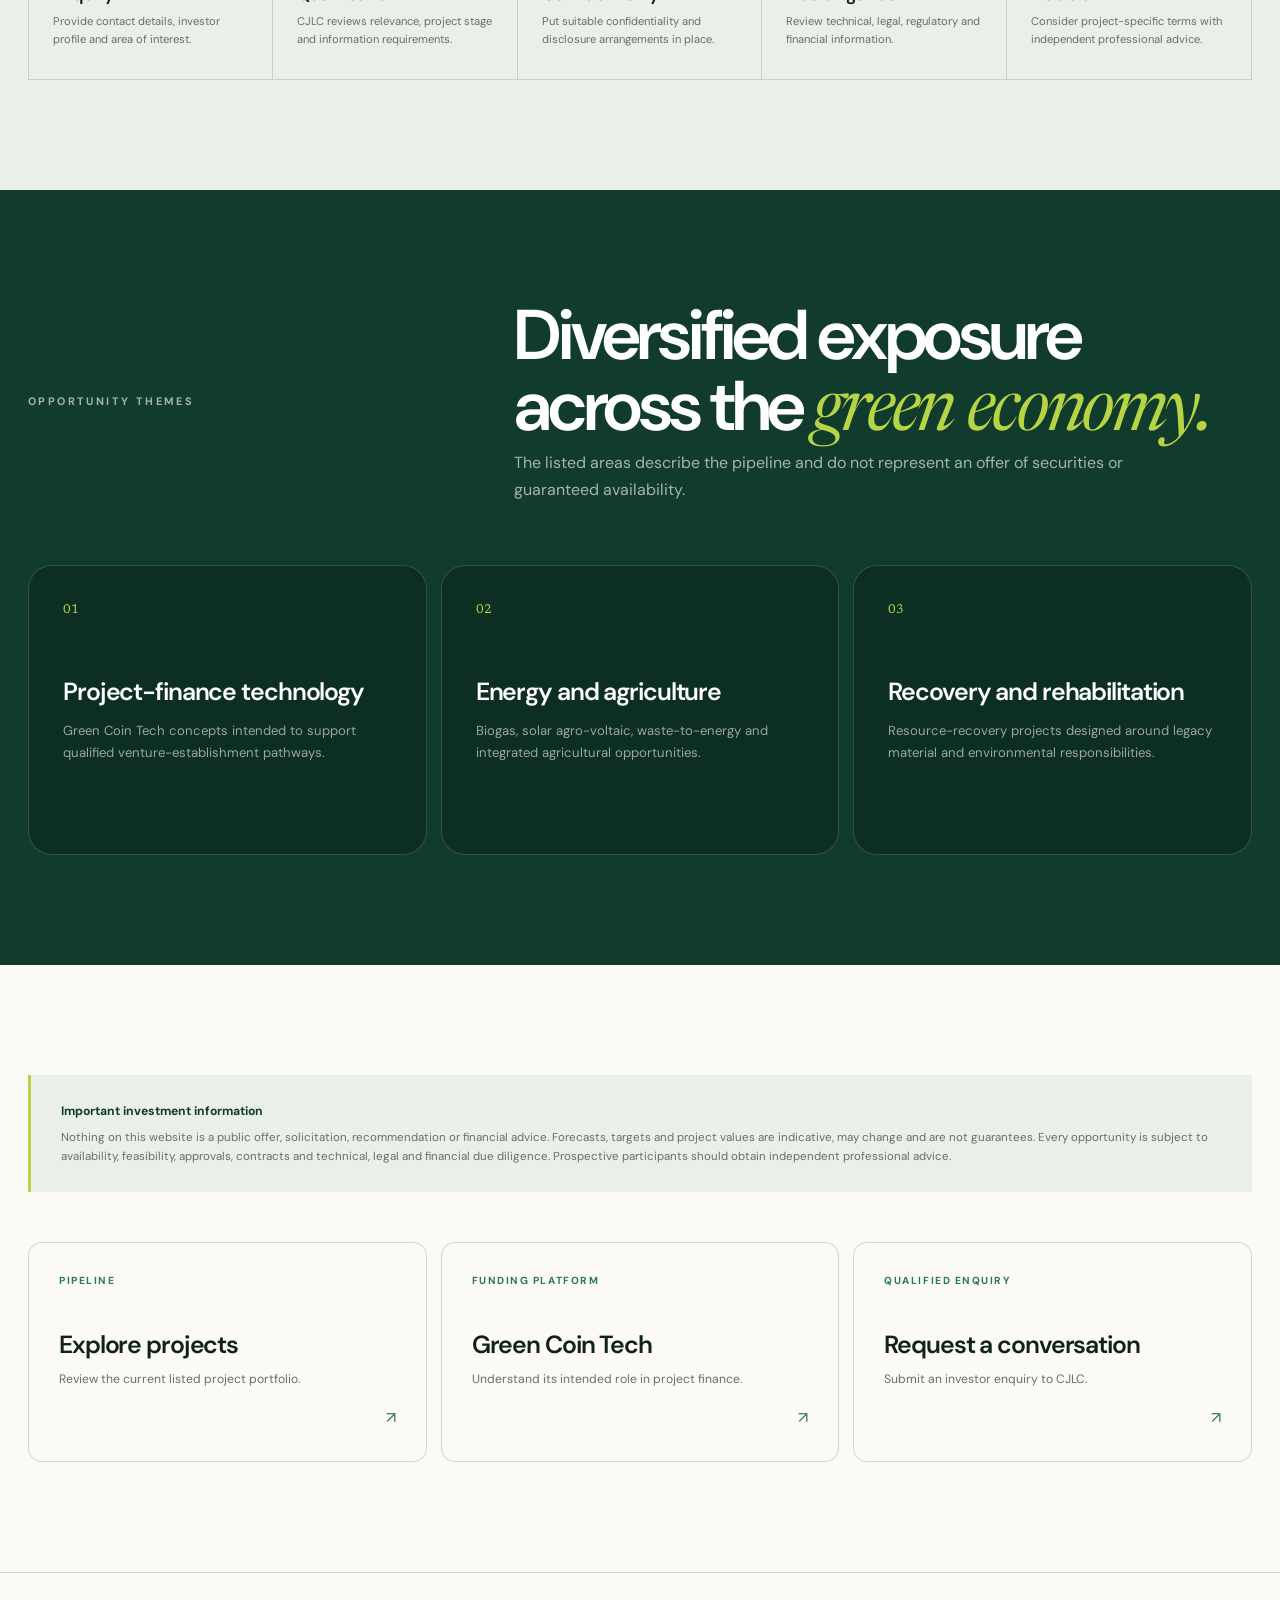
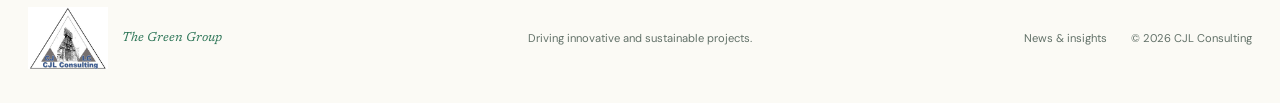
<file: investment-opportunities.html>
<!doctype html>
<html lang="en">
<head>
  <meta charset="utf-8"><meta name="viewport" content="width=device-width, initial-scale=1"><meta name="theme-color" content="#113b2c"><meta name="description" content="Understand the CJL Consulting investment-opportunity qualification and due-diligence process for selected Green Group projects."><title>Investment Opportunities | CJL Consulting</title><link rel="icon" href="assets/favicon.svg" type="image/svg+xml"><link rel="preconnect" href="https://fonts.googleapis.com"><link rel="preconnect" href="https://fonts.gstatic.com" crossorigin><link href="https://fonts.googleapis.com/css2?family=DM+Sans:wght@400;500;600;700&family=Newsreader:ital,wght@0,400;0,500;1,400;1,500&display=swap" rel="stylesheet"><link rel="stylesheet" href="styles.css"><script src="script.js" defer></script>
</head>
<body class="inner-page" data-nav="investment">
  <a class="skip-link" href="#main-content">Skip to content</a><header class="site-header" data-header><div class="container header-inner"><a class="brand" href="index.html" aria-label="CJL Consulting home"><img class="brand-logo" src="assets/cjlc-consulting-logo.png" alt=""></a><button class="menu-toggle" type="button" aria-expanded="false" aria-controls="primary-navigation" data-menu-toggle><span class="sr-only">Open navigation</span><span></span><span></span></button><nav class="primary-nav" id="primary-navigation" aria-label="Primary navigation" data-navigation><a href="index.html" data-nav-link="home">Home</a><a href="about.html" data-nav-link="about">About Us</a><a href="green-group.html" data-nav-link="group">The Green Group</a><a href="projects.html" data-nav-link="projects">Projects</a><a href="investment-opportunities.html" data-nav-link="investment">Investment Opportunities</a><a href="management-team.html" data-nav-link="team">Management Team</a><a href="contact.html" data-nav-link="contact">Contact</a></nav><a class="button button-small header-cta" href="contact.html?interest=Investment%20Opportunity">Investor enquiry</a></div></header>
  <main id="main-content">
    <section class="page-hero"><div class="container page-hero-inner"><div class="page-hero-copy reveal"><nav class="breadcrumb" aria-label="Breadcrumb"><a href="index.html">Home</a><span>/</span><strong>Investment Opportunities</strong></nav><p class="eyebrow light"><span></span>Qualified opportunities</p><h1>Capital for projects with <em>purpose.</em></h1><p class="page-hero-lead">A controlled enquiry and review pathway for selected green-infrastructure opportunities in the CJLC pipeline.</p></div><aside class="page-hero-aside reveal"><p class="panel-kicker">Stated target range*</p><strong style="display:block;color:var(--lime);font-size:4.5rem;line-height:1;letter-spacing:-.08em">3×–7×</strong><p>Across selected established projects according to the supplied five-year plan. Targets are not guarantees.</p></aside></div></section>

    <section class="page-section"><div class="container"><div class="intro-grid reveal"><p class="intro-statement">Investment conversations should begin with project evidence, not promotional claims.</p><div class="intro-copy"><p>CJLC is developing a diversified pipeline spanning energy, agriculture, resource recovery and sustainable infrastructure.</p><p>Any investment participation must be considered at project level and supported by appropriate technical, legal, regulatory, tax and financial advice. Information is shared through a controlled enquiry and review process.</p></div></div></div></section>

    <section class="page-section sage"><div class="container"><div class="page-section-header reveal"><p class="eyebrow">Investor pathway</p><div><h2>A structured process for <em>qualified engagement.</em></h2></div></div><div class="process-grid reveal"><article class="process-step"><span>01</span><h3>Enquiry</h3><p>Provide contact details, investor profile and area of interest.</p></article><article class="process-step"><span>02</span><h3>Qualification</h3><p>CJLC reviews relevance, project stage and information requirements.</p></article><article class="process-step"><span>03</span><h3>Confidentiality</h3><p>Put suitable confidentiality and disclosure arrangements in place.</p></article><article class="process-step"><span>04</span><h3>Due diligence</h3><p>Review technical, legal, regulatory and financial information.</p></article><article class="process-step"><span>05</span><h3>Decision</h3><p>Consider project-specific terms with independent professional advice.</p></article></div></div></section>

    <section class="page-section dark"><div class="container"><div class="page-section-header reveal"><p class="eyebrow light">Opportunity themes</p><div><h2>Diversified exposure across the <em>green economy.</em></h2><p>The listed areas describe the pipeline and do not represent an offer of securities or guaranteed availability.</p></div></div><div class="content-card-grid"><article class="content-card reveal"><span class="content-card-number">01</span><h3>Project-finance technology</h3><p>Green Coin Tech concepts intended to support qualified venture-establishment pathways.</p></article><article class="content-card reveal"><span class="content-card-number">02</span><h3>Energy and agriculture</h3><p>Biogas, solar agro-voltaic, waste-to-energy and integrated agricultural opportunities.</p></article><article class="content-card reveal"><span class="content-card-number">03</span><h3>Recovery and rehabilitation</h3><p>Resource-recovery projects designed around legacy material and environmental responsibilities.</p></article></div></div></section>

    <section class="page-section"><div class="container"><div class="notice-panel reveal"><strong>Important investment information</strong><p>Nothing on this website is a public offer, solicitation, recommendation or financial advice. Forecasts, targets and project values are indicative, may change and are not guarantees. Every opportunity is subject to availability, feasibility, approvals, contracts and technical, legal and financial due diligence. Prospective participants should obtain independent professional advice.</p></div><div class="link-card-grid" style="margin-top:50px"><a class="link-card" href="projects.html"><small>Pipeline</small><div><h3>Explore projects</h3><p>Review the current listed project portfolio.</p></div><span aria-hidden="true">↗</span></a><a class="link-card" href="division.html?division=coin"><small>Funding platform</small><div><h3>Green Coin Tech</h3><p>Understand its intended role in project finance.</p></div><span aria-hidden="true">↗</span></a><a class="link-card" href="contact.html?interest=Investment%20Opportunity"><small>Qualified enquiry</small><div><h3>Request a conversation</h3><p>Submit an investor enquiry to CJLC.</p></div><span aria-hidden="true">↗</span></a></div></div></section>
  </main>
  <button class="back-to-top" type="button" data-back-to-top aria-label="Back to the top of the page"><span aria-hidden="true">↑</span><small>Top</small></button><footer class="site-footer"><div class="container footer-inner"><a class="footer-brand" href="index.html"><img class="footer-logo" src="assets/cjlc-consulting-logo.png" alt="CJL Consulting"><span>The Green Group</span></a><p>Driving innovative and sustainable projects.</p><div><a href="news.html">News &amp; insights</a><span>© <span data-year>2026</span> CJL Consulting</span></div></div></footer>
</body>
</html>
</file>
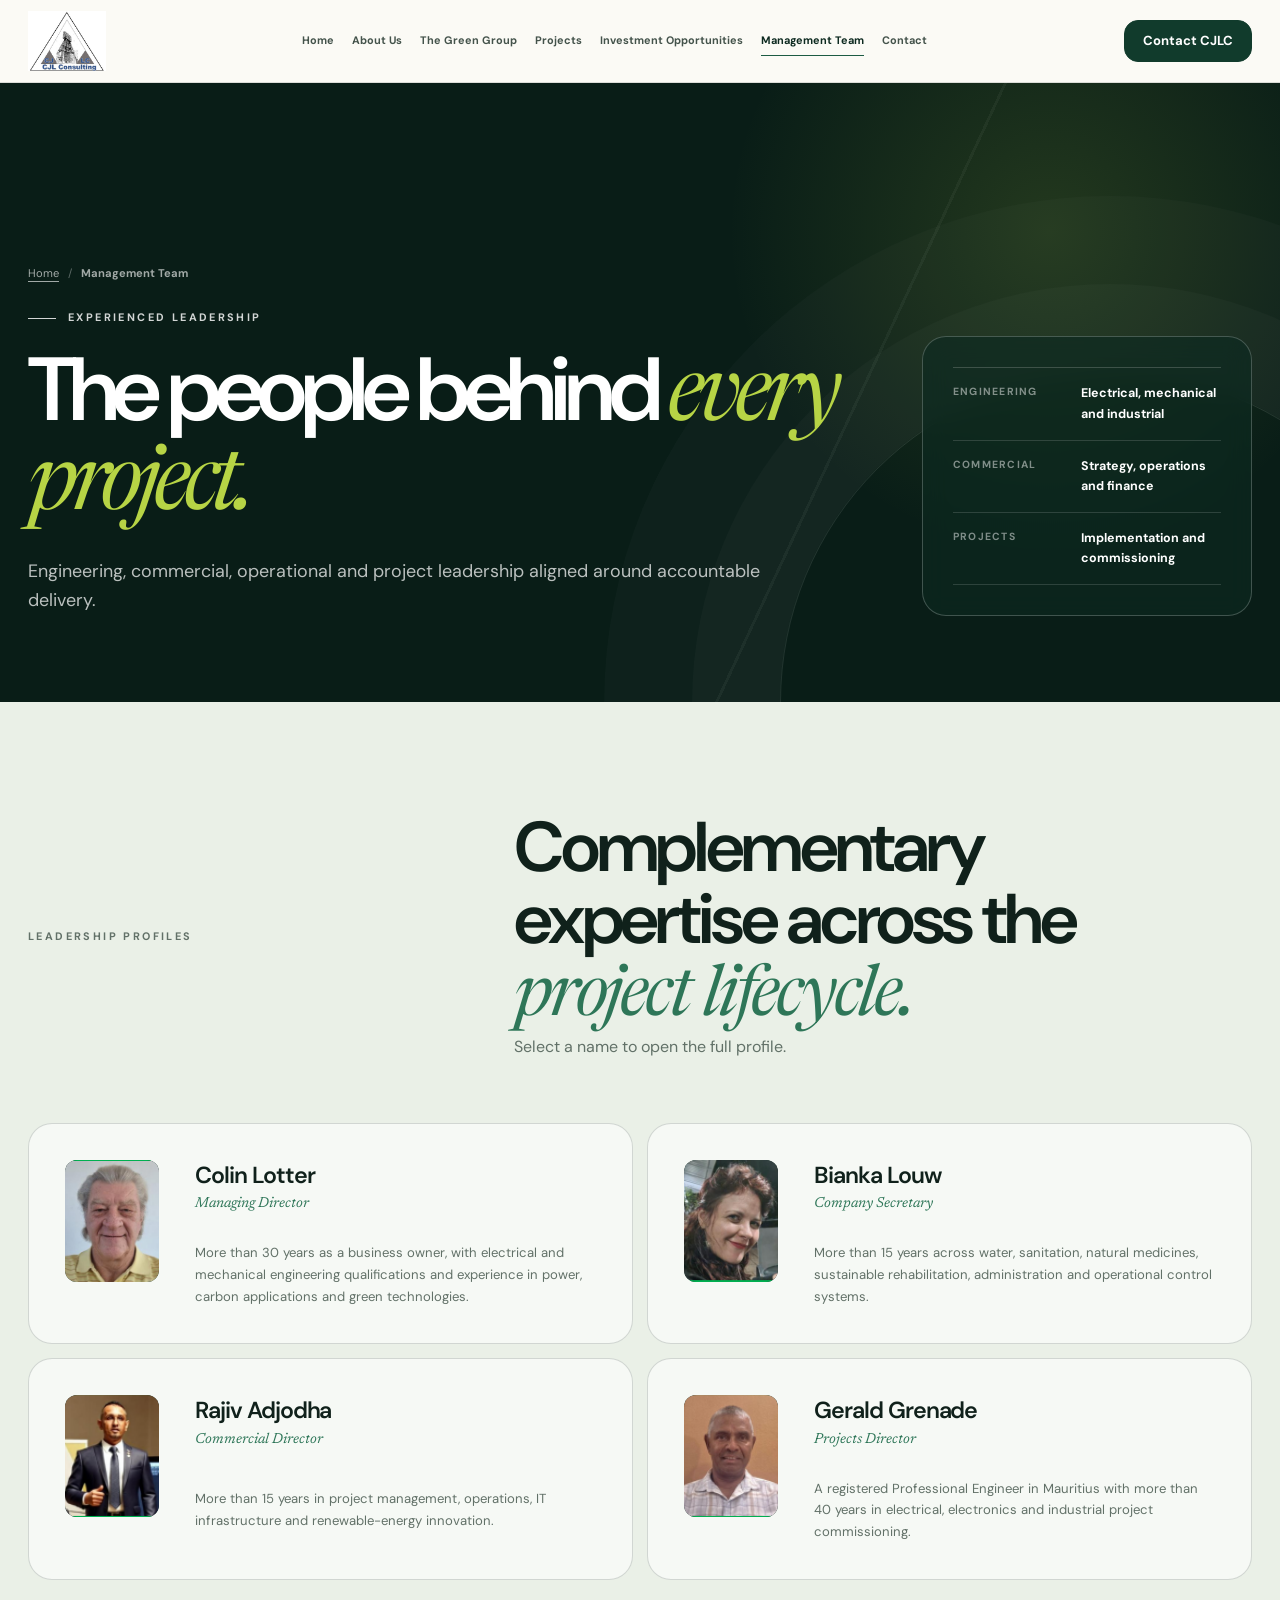
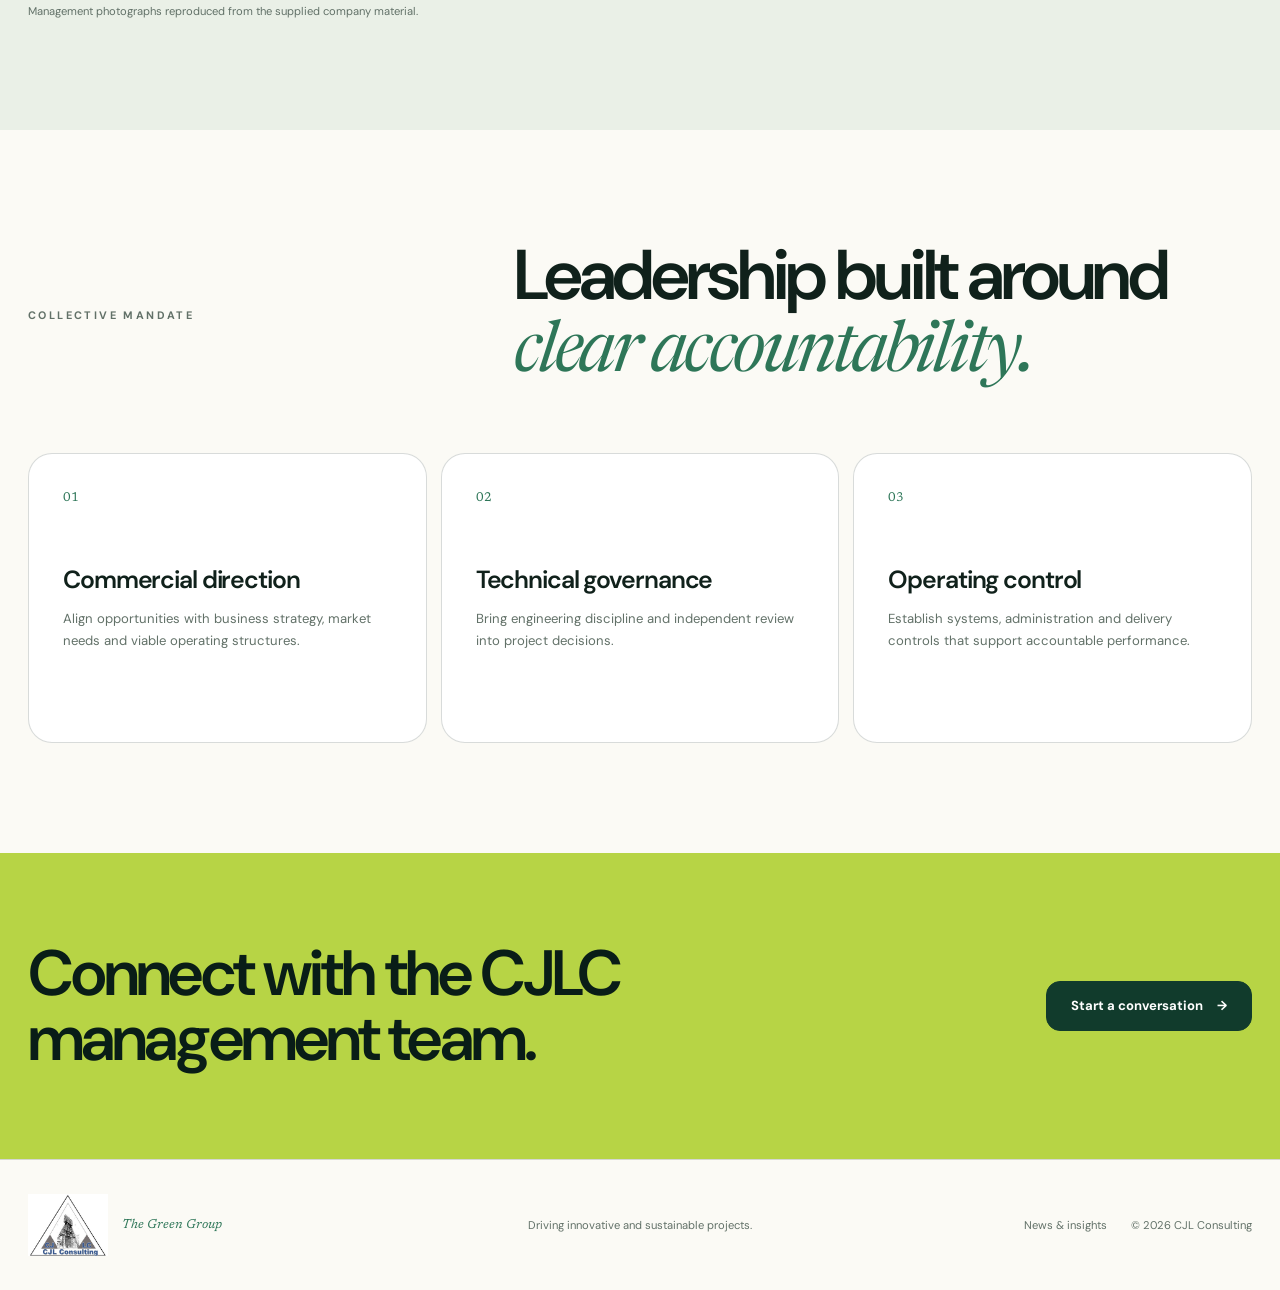
<file: management-team.html>
<!doctype html>
<html lang="en">
<head>
  <meta charset="utf-8"><meta name="viewport" content="width=device-width, initial-scale=1"><meta name="theme-color" content="#113b2c"><meta name="description" content="Meet the CJL Consulting management team leading engineering, projects, commercial strategy and operations."><title>Management Team | CJL Consulting</title><link rel="icon" href="assets/favicon.svg" type="image/svg+xml"><link rel="preconnect" href="https://fonts.googleapis.com"><link rel="preconnect" href="https://fonts.gstatic.com" crossorigin><link href="https://fonts.googleapis.com/css2?family=DM+Sans:wght@400;500;600;700&family=Newsreader:ital,wght@0,400;0,500;1,400;1,500&display=swap" rel="stylesheet"><link rel="stylesheet" href="styles.css"><script src="script.js" defer></script>
</head>
<body class="inner-page" data-nav="team">
  <a class="skip-link" href="#main-content">Skip to content</a><header class="site-header" data-header><div class="container header-inner"><a class="brand" href="index.html" aria-label="CJL Consulting home"><img class="brand-logo" src="assets/cjlc-consulting-logo.png" alt=""></a><button class="menu-toggle" type="button" aria-expanded="false" aria-controls="primary-navigation" data-menu-toggle><span class="sr-only">Open navigation</span><span></span><span></span></button><nav class="primary-nav" id="primary-navigation" aria-label="Primary navigation" data-navigation><a href="index.html" data-nav-link="home">Home</a><a href="about.html" data-nav-link="about">About Us</a><a href="green-group.html" data-nav-link="group">The Green Group</a><a href="projects.html" data-nav-link="projects">Projects</a><a href="investment-opportunities.html" data-nav-link="investment">Investment Opportunities</a><a href="management-team.html" data-nav-link="team">Management Team</a><a href="contact.html" data-nav-link="contact">Contact</a></nav><a class="button button-small header-cta" href="contact.html">Contact CJLC</a></div></header>
  <main id="main-content">
    <section class="page-hero"><div class="container page-hero-inner"><div class="page-hero-copy reveal"><nav class="breadcrumb" aria-label="Breadcrumb"><a href="index.html">Home</a><span>/</span><strong>Management Team</strong></nav><p class="eyebrow light"><span></span>Experienced leadership</p><h1>The people behind <em>every project.</em></h1><p class="page-hero-lead">Engineering, commercial, operational and project leadership aligned around accountable delivery.</p></div><aside class="page-hero-aside reveal"><div class="page-hero-meta"><div><span>Engineering</span><strong>Electrical, mechanical and industrial</strong></div><div><span>Commercial</span><strong>Strategy, operations and finance</strong></div><div><span>Projects</span><strong>Implementation and commissioning</strong></div></div></aside></div></section>

    <section class="page-section sage"><div class="container"><div class="page-section-header reveal"><p class="eyebrow">Leadership profiles</p><div><h2>Complementary expertise across the <em>project lifecycle.</em></h2><p>Select a name to open the full profile.</p></div></div><div class="team-grid">
      <article class="person-card reveal"><svg class="person-avatar person-photo" viewBox="97 22 102 130" preserveAspectRatio="xMidYMid slice" role="img" aria-label="Colin Lotter"><image href="assets/management-team-source.png" width="688" height="653"/></svg><div class="person-meta"><h3><a href="profile.html?person=colin-lotter">Colin Lotter</a></h3><p>Managing Director</p></div><p>More than 30 years as a business owner, with electrical and mechanical engineering qualifications and experience in power, carbon applications and green technologies.</p></article>
      <article class="person-card reveal"><svg class="person-avatar person-photo" viewBox="459 22 109 128" preserveAspectRatio="xMidYMid slice" role="img" aria-label="Bianka Louw"><image href="assets/management-team-source.png" width="688" height="653"/></svg><div class="person-meta"><h3><a href="profile.html?person=bianka-louw">Bianka Louw</a></h3><p>Company Secretary</p></div><p>More than 15 years across water, sanitation, natural medicines, sustainable rehabilitation, administration and operational control systems.</p></article>
      <article class="person-card reveal"><svg class="person-avatar person-photo" viewBox="105 500 95 112" preserveAspectRatio="xMidYMid slice" role="img" aria-label="Rajiv Adjodha"><image href="assets/management-team-source.png" width="688" height="653"/></svg><div class="person-meta"><h3><a href="profile.html?person=rajiv-adjodha">Rajiv Adjodha</a></h3><p>Commercial Director</p></div><p>More than 15 years in project management, operations, IT infrastructure and renewable-energy innovation.</p></article>
      <article class="person-card reveal"><svg class="person-avatar person-photo" viewBox="449 500 136 112" preserveAspectRatio="xMidYMid slice" role="img" aria-label="Gerald Grenade"><image href="assets/management-team-source.png" width="688" height="653"/></svg><div class="person-meta"><h3><a href="profile.html?person=gerald-grenade">Gerald Grenade</a></h3><p>Projects Director</p></div><p>A registered Professional Engineer in Mauritius with more than 40 years in electrical, electronics and industrial project commissioning.</p></article>
    </div><p class="photo-note reveal">Management photographs reproduced from the supplied company material.</p></div></section>

    <section class="page-section"><div class="container"><div class="page-section-header reveal"><p class="eyebrow">Collective mandate</p><div><h2>Leadership built around <em>clear accountability.</em></h2></div></div><div class="content-card-grid"><article class="content-card reveal"><span class="content-card-number">01</span><h3>Commercial direction</h3><p>Align opportunities with business strategy, market needs and viable operating structures.</p></article><article class="content-card reveal"><span class="content-card-number">02</span><h3>Technical governance</h3><p>Bring engineering discipline and independent review into project decisions.</p></article><article class="content-card reveal"><span class="content-card-number">03</span><h3>Operating control</h3><p>Establish systems, administration and delivery controls that support accountable performance.</p></article></div></div></section>
    <section class="page-cta"><div class="container page-cta-inner"><h2>Connect with the CJLC management team.</h2><a class="button" href="contact.html">Start a conversation <span aria-hidden="true">→</span></a></div></section>
  </main>
  <button class="back-to-top" type="button" data-back-to-top aria-label="Back to the top of the page"><span aria-hidden="true">↑</span><small>Top</small></button><footer class="site-footer"><div class="container footer-inner"><a class="footer-brand" href="index.html"><img class="footer-logo" src="assets/cjlc-consulting-logo.png" alt="CJL Consulting"><span>The Green Group</span></a><p>Driving innovative and sustainable projects.</p><div><a href="news.html">News &amp; insights</a><span>© <span data-year>2026</span> CJL Consulting</span></div></div></footer>
</body>
</html>
</file>
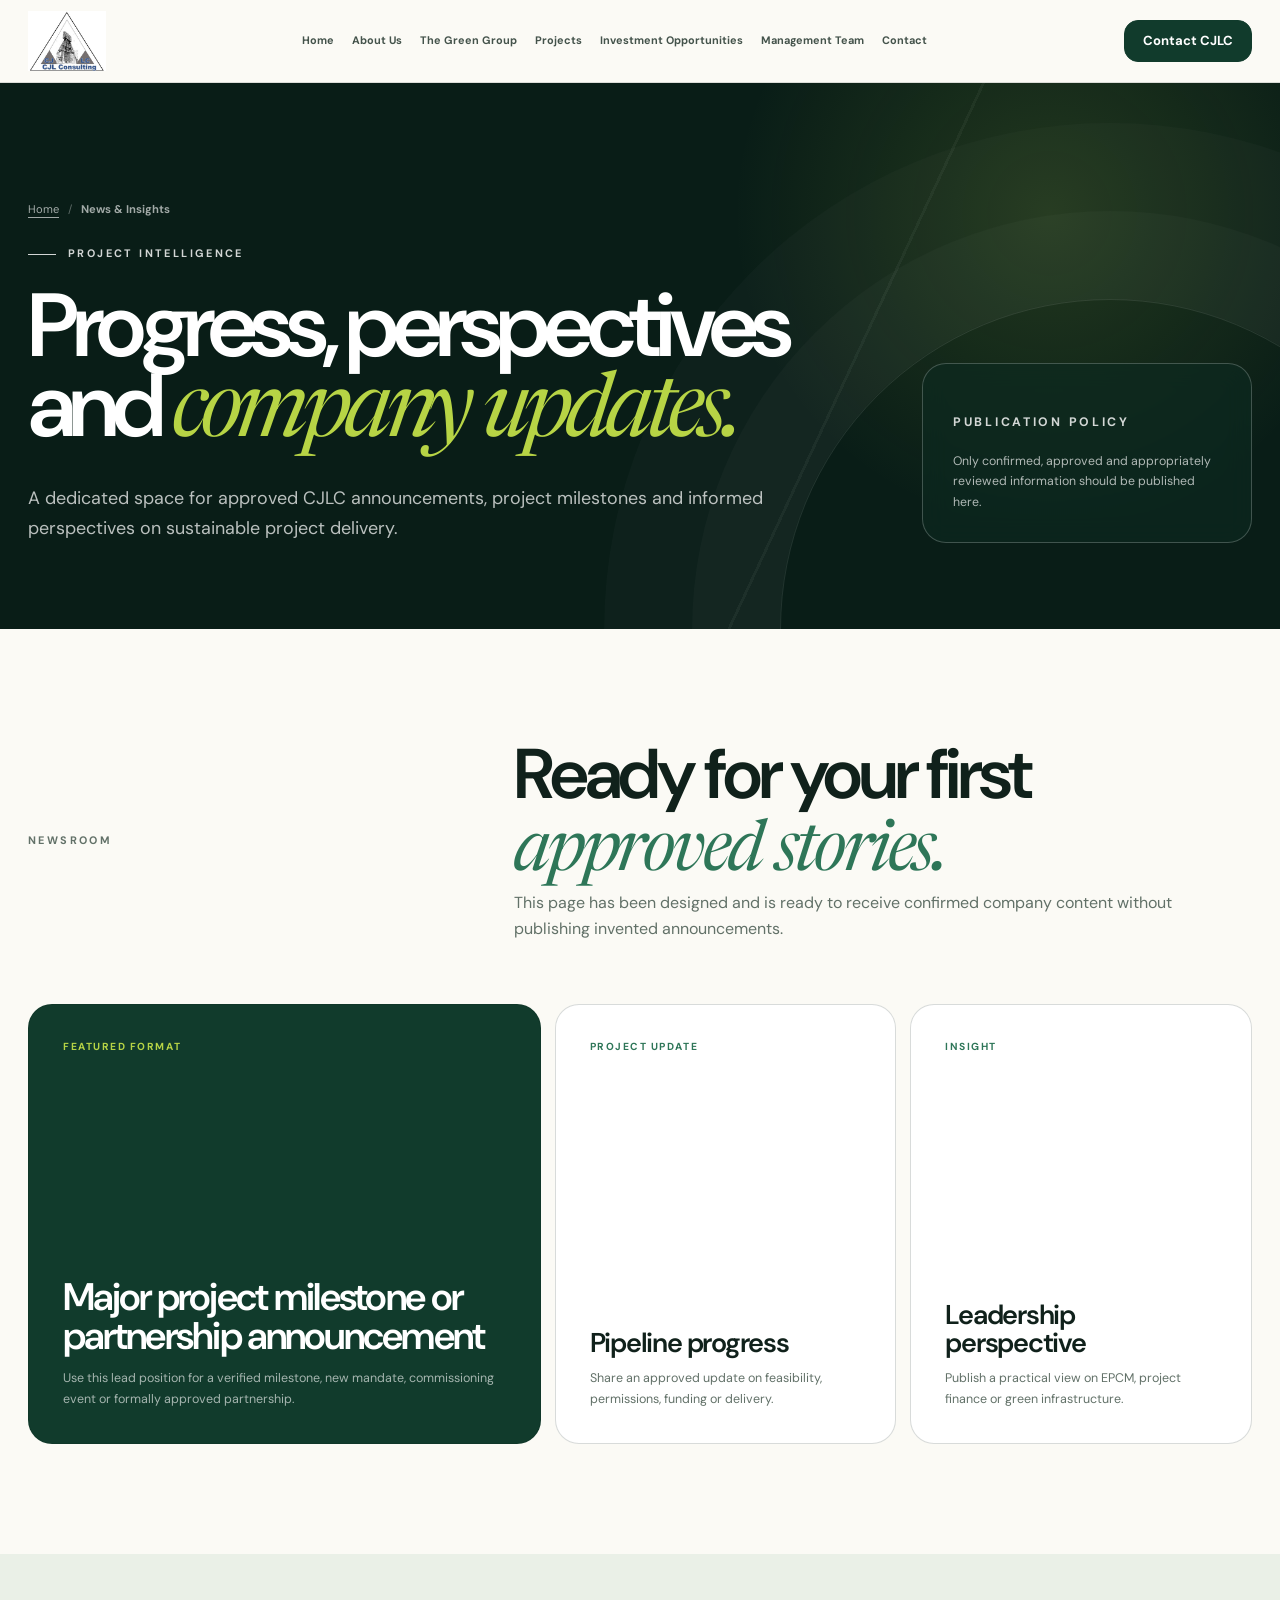
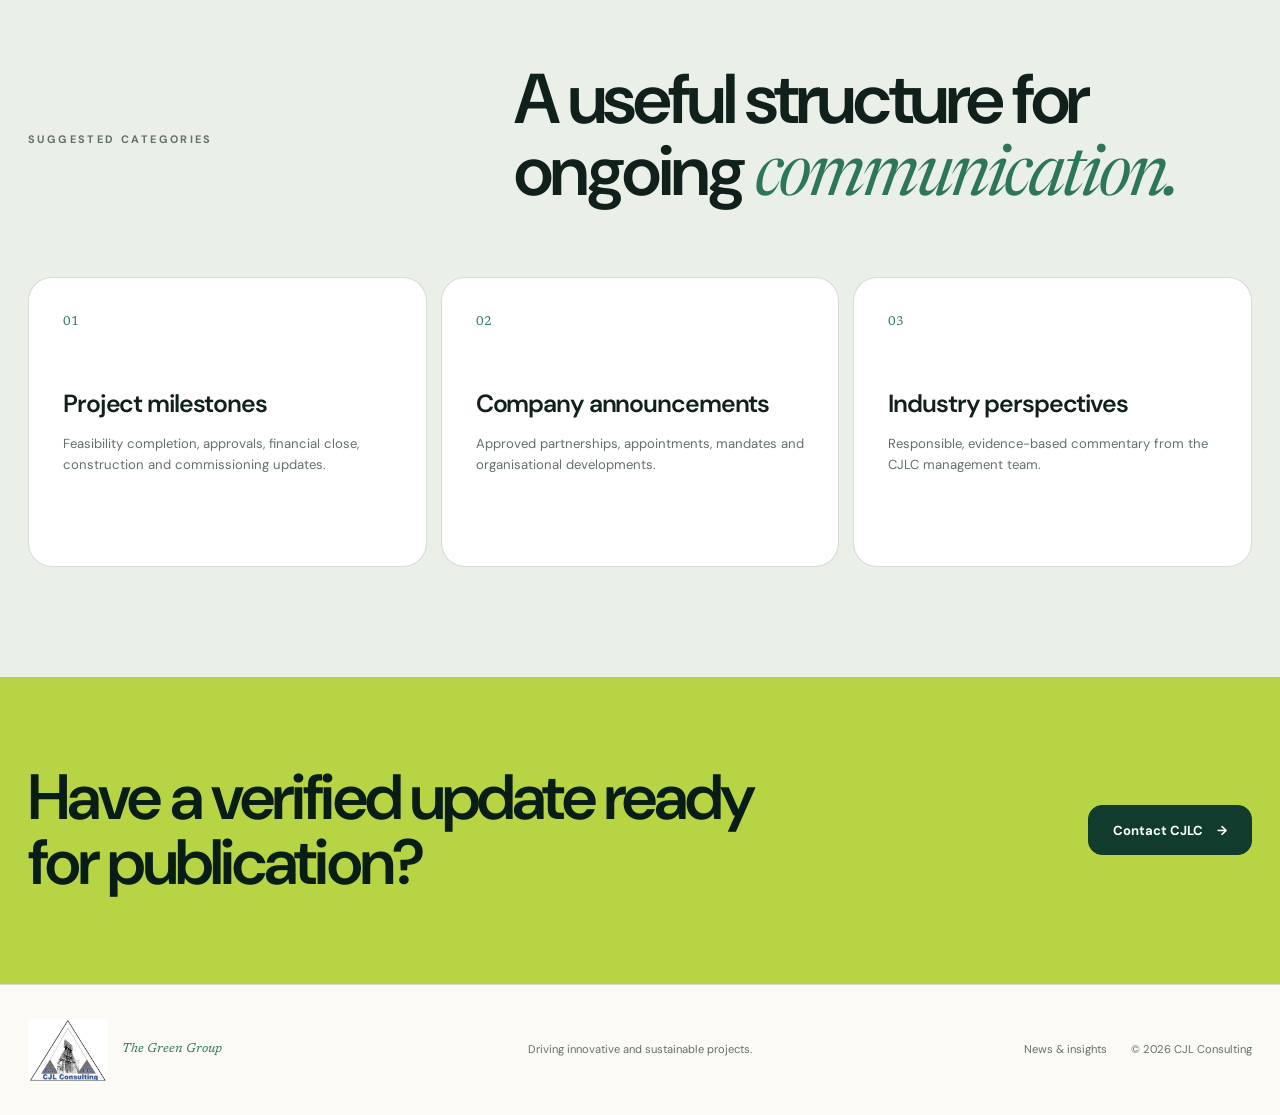
<file: news.html>
<!doctype html>
<html lang="en">
<head>
  <meta charset="utf-8"><meta name="viewport" content="width=device-width, initial-scale=1"><meta name="theme-color" content="#113b2c"><meta name="description" content="CJLC project updates, company news and perspectives on sustainable project delivery."><title>News & Insights | CJL Consulting</title><link rel="icon" href="assets/favicon.svg" type="image/svg+xml"><link rel="preconnect" href="https://fonts.googleapis.com"><link rel="preconnect" href="https://fonts.gstatic.com" crossorigin><link href="https://fonts.googleapis.com/css2?family=DM+Sans:wght@400;500;600;700&family=Newsreader:ital,wght@0,400;0,500;1,400;1,500&display=swap" rel="stylesheet"><link rel="stylesheet" href="styles.css"><script src="script.js" defer></script>
</head>
<body class="inner-page">
  <a class="skip-link" href="#main-content">Skip to content</a><header class="site-header" data-header><div class="container header-inner"><a class="brand" href="index.html" aria-label="CJL Consulting home"><img class="brand-logo" src="assets/cjlc-consulting-logo.png" alt=""></a><button class="menu-toggle" type="button" aria-expanded="false" aria-controls="primary-navigation" data-menu-toggle><span class="sr-only">Open navigation</span><span></span><span></span></button><nav class="primary-nav" id="primary-navigation" aria-label="Primary navigation" data-navigation><a href="index.html" data-nav-link="home">Home</a><a href="about.html" data-nav-link="about">About Us</a><a href="green-group.html" data-nav-link="group">The Green Group</a><a href="projects.html" data-nav-link="projects">Projects</a><a href="investment-opportunities.html" data-nav-link="investment">Investment Opportunities</a><a href="management-team.html" data-nav-link="team">Management Team</a><a href="contact.html" data-nav-link="contact">Contact</a></nav><a class="button button-small header-cta" href="contact.html">Contact CJLC</a></div></header>
  <main id="main-content">
    <section class="page-hero page-hero-short"><div class="container page-hero-inner"><div class="page-hero-copy reveal"><nav class="breadcrumb" aria-label="Breadcrumb"><a href="index.html">Home</a><span>/</span><strong>News &amp; Insights</strong></nav><p class="eyebrow light"><span></span>Project intelligence</p><h1>Progress, perspectives and <em>company updates.</em></h1><p class="page-hero-lead">A dedicated space for approved CJLC announcements, project milestones and informed perspectives on sustainable project delivery.</p></div><aside class="page-hero-aside reveal"><p class="eyebrow light">Publication policy</p><p>Only confirmed, approved and appropriately reviewed information should be published here.</p></aside></div></section>

    <section class="page-section"><div class="container"><div class="page-section-header reveal"><p class="eyebrow">Newsroom</p><div><h2>Ready for your first <em>approved stories.</em></h2><p>This page has been designed and is ready to receive confirmed company content without publishing invented announcements.</p></div></div><div class="news-grid"><article class="news-card reveal"><small>Featured format</small><h3>Major project milestone or partnership announcement</h3><p>Use this lead position for a verified milestone, new mandate, commissioning event or formally approved partnership.</p></article><article class="news-card reveal"><small>Project update</small><h3>Pipeline progress</h3><p>Share an approved update on feasibility, permissions, funding or delivery.</p></article><article class="news-card reveal"><small>Insight</small><h3>Leadership perspective</h3><p>Publish a practical view on EPCM, project finance or green infrastructure.</p></article></div></div></section>

    <section class="page-section sage"><div class="container"><div class="page-section-header reveal"><p class="eyebrow">Suggested categories</p><div><h2>A useful structure for ongoing <em>communication.</em></h2></div></div><div class="content-card-grid"><article class="content-card reveal"><span class="content-card-number">01</span><h3>Project milestones</h3><p>Feasibility completion, approvals, financial close, construction and commissioning updates.</p></article><article class="content-card reveal"><span class="content-card-number">02</span><h3>Company announcements</h3><p>Approved partnerships, appointments, mandates and organisational developments.</p></article><article class="content-card reveal"><span class="content-card-number">03</span><h3>Industry perspectives</h3><p>Responsible, evidence-based commentary from the CJLC management team.</p></article></div></div></section>
    <section class="page-cta"><div class="container page-cta-inner"><h2>Have a verified update ready for publication?</h2><a class="button" href="contact.html">Contact CJLC <span aria-hidden="true">→</span></a></div></section>
  </main>
  <button class="back-to-top" type="button" data-back-to-top aria-label="Back to the top of the page"><span aria-hidden="true">↑</span><small>Top</small></button><footer class="site-footer"><div class="container footer-inner"><a class="footer-brand" href="index.html"><img class="footer-logo" src="assets/cjlc-consulting-logo.png" alt="CJL Consulting"><span>The Green Group</span></a><p>Driving innovative and sustainable projects.</p><div><a href="news.html">News &amp; insights</a><span>© <span data-year>2026</span> CJL Consulting</span></div></div></footer>
</body>
</html>
</file>
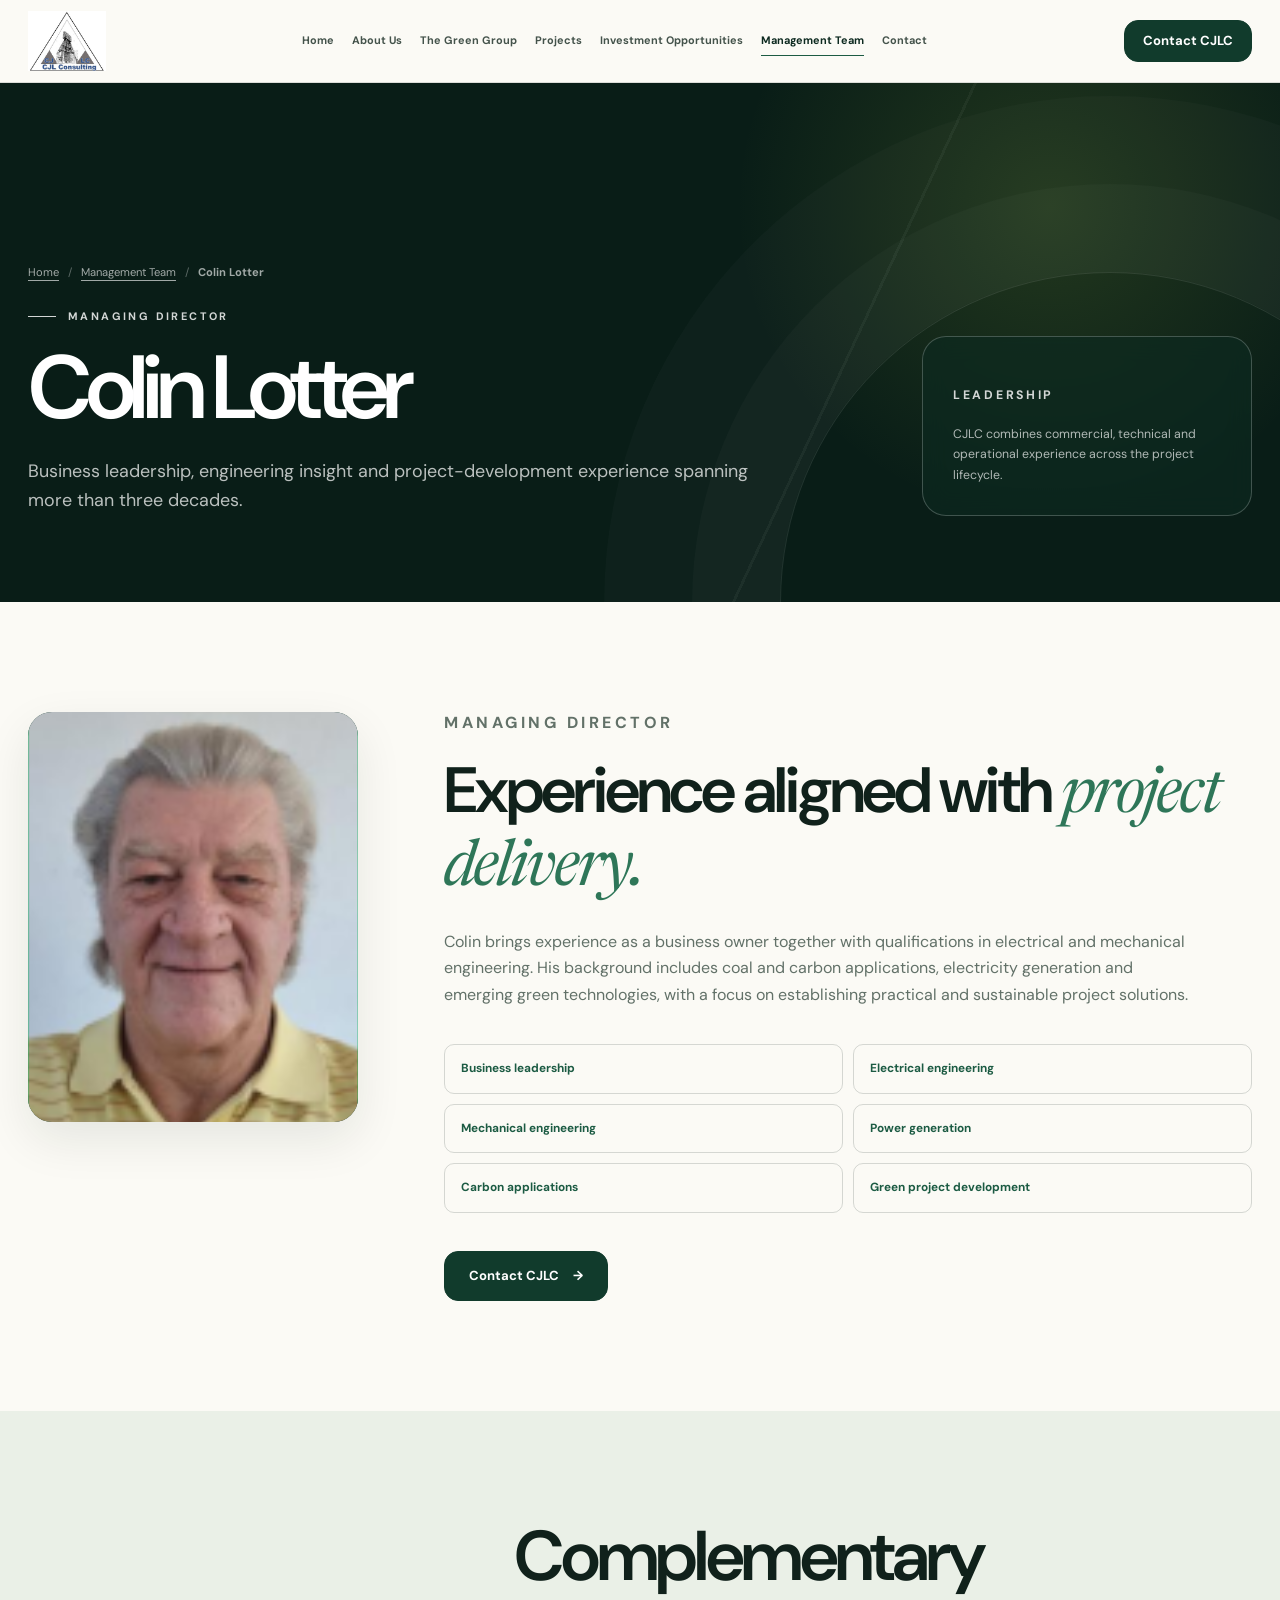
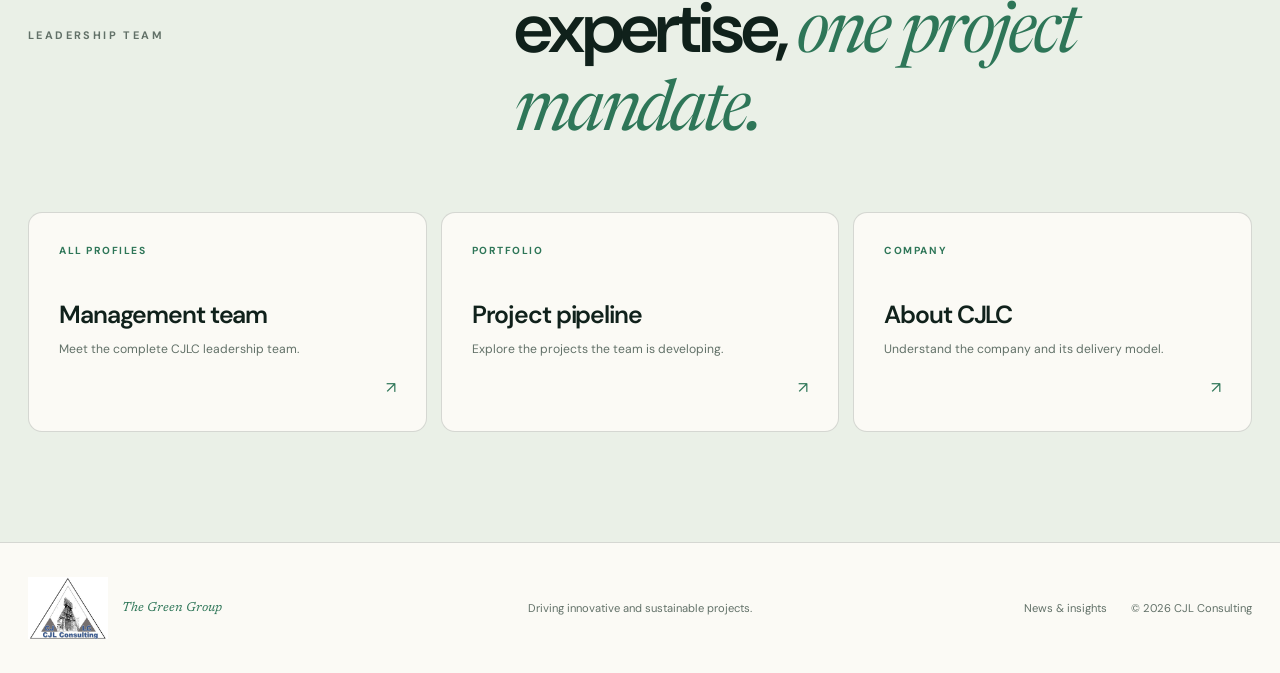
<file: profile.html>
<!doctype html>
<html lang="en">
<head>
  <meta charset="utf-8"><meta name="viewport" content="width=device-width, initial-scale=1"><meta name="theme-color" content="#113b2c"><meta name="description" content="Meet the management team behind CJL Consulting and The Green Group."><title>Management Profile | CJL Consulting</title><link rel="icon" href="assets/favicon.svg" type="image/svg+xml"><link rel="preconnect" href="https://fonts.googleapis.com"><link rel="preconnect" href="https://fonts.gstatic.com" crossorigin><link href="https://fonts.googleapis.com/css2?family=DM+Sans:wght@400;500;600;700&family=Newsreader:ital,wght@0,400;0,500;1,400;1,500&display=swap" rel="stylesheet"><link rel="stylesheet" href="styles.css"><script src="script.js" defer></script>
</head>
<body class="inner-page" data-nav="team" data-profile-page>
  <a class="skip-link" href="#main-content">Skip to content</a><header class="site-header" data-header><div class="container header-inner"><a class="brand" href="index.html" aria-label="CJL Consulting home"><img class="brand-logo" src="assets/cjlc-consulting-logo.png" alt=""></a><button class="menu-toggle" type="button" aria-expanded="false" aria-controls="primary-navigation" data-menu-toggle><span class="sr-only">Open navigation</span><span></span><span></span></button><nav class="primary-nav" id="primary-navigation" aria-label="Primary navigation" data-navigation><a href="index.html" data-nav-link="home">Home</a><a href="about.html" data-nav-link="about">About Us</a><a href="green-group.html" data-nav-link="group">The Green Group</a><a href="projects.html" data-nav-link="projects">Projects</a><a href="investment-opportunities.html" data-nav-link="investment">Investment Opportunities</a><a href="management-team.html" data-nav-link="team">Management Team</a><a href="contact.html" data-nav-link="contact">Contact</a></nav><a class="button button-small header-cta" href="contact.html">Contact CJLC</a></div></header>
  <main id="main-content">
    <section class="page-hero page-hero-short"><div class="container page-hero-inner"><div class="page-hero-copy reveal"><nav class="breadcrumb" aria-label="Breadcrumb"><a href="index.html">Home</a><span>/</span><a href="management-team.html">Management Team</a><span>/</span><strong data-profile-name>Profile</strong></nav><p class="eyebrow light"><span></span><b data-profile-role>Management</b></p><h1 data-profile-name>Management profile</h1><p class="page-hero-lead" data-profile-lead></p></div><aside class="page-hero-aside reveal"><p class="eyebrow light">Leadership</p><p>CJLC combines commercial, technical and operational experience across the project lifecycle.</p></aside></div></section>
    <section class="page-section"><div class="container profile-layout"><svg class="profile-photo reveal" viewBox="97 22 102 130" preserveAspectRatio="xMidYMid slice" role="img" aria-label="Management team member" data-profile-photo><image href="assets/management-team-source.png" width="688" height="653"/></svg><div class="profile-copy reveal"><p class="eyebrow" data-profile-role>Management</p><h2>Experience aligned with <em>project delivery.</em></h2><p data-profile-overview></p><div class="profile-strengths" data-profile-strengths></div><div style="margin-top:38px"><a class="button" href="contact.html">Contact CJLC <span aria-hidden="true">→</span></a></div></div></div></section>
    <section class="page-section sage"><div class="container"><div class="page-section-header reveal"><p class="eyebrow">Leadership team</p><div><h2>Complementary expertise, <em>one project mandate.</em></h2></div></div><div class="link-card-grid"><a class="link-card" href="management-team.html"><small>All profiles</small><div><h3>Management team</h3><p>Meet the complete CJLC leadership team.</p></div><span aria-hidden="true">↗</span></a><a class="link-card" href="projects.html"><small>Portfolio</small><div><h3>Project pipeline</h3><p>Explore the projects the team is developing.</p></div><span aria-hidden="true">↗</span></a><a class="link-card" href="about.html"><small>Company</small><div><h3>About CJLC</h3><p>Understand the company and its delivery model.</p></div><span aria-hidden="true">↗</span></a></div></div></section>
  </main>
  <button class="back-to-top" type="button" data-back-to-top aria-label="Back to the top of the page"><span aria-hidden="true">↑</span><small>Top</small></button><footer class="site-footer"><div class="container footer-inner"><a class="footer-brand" href="index.html"><img class="footer-logo" src="assets/cjlc-consulting-logo.png" alt="CJL Consulting"><span>The Green Group</span></a><p>Driving innovative and sustainable projects.</p><div><a href="news.html">News &amp; insights</a><span>© <span data-year>2026</span> CJL Consulting</span></div></div></footer>
</body>
</html>
</file>
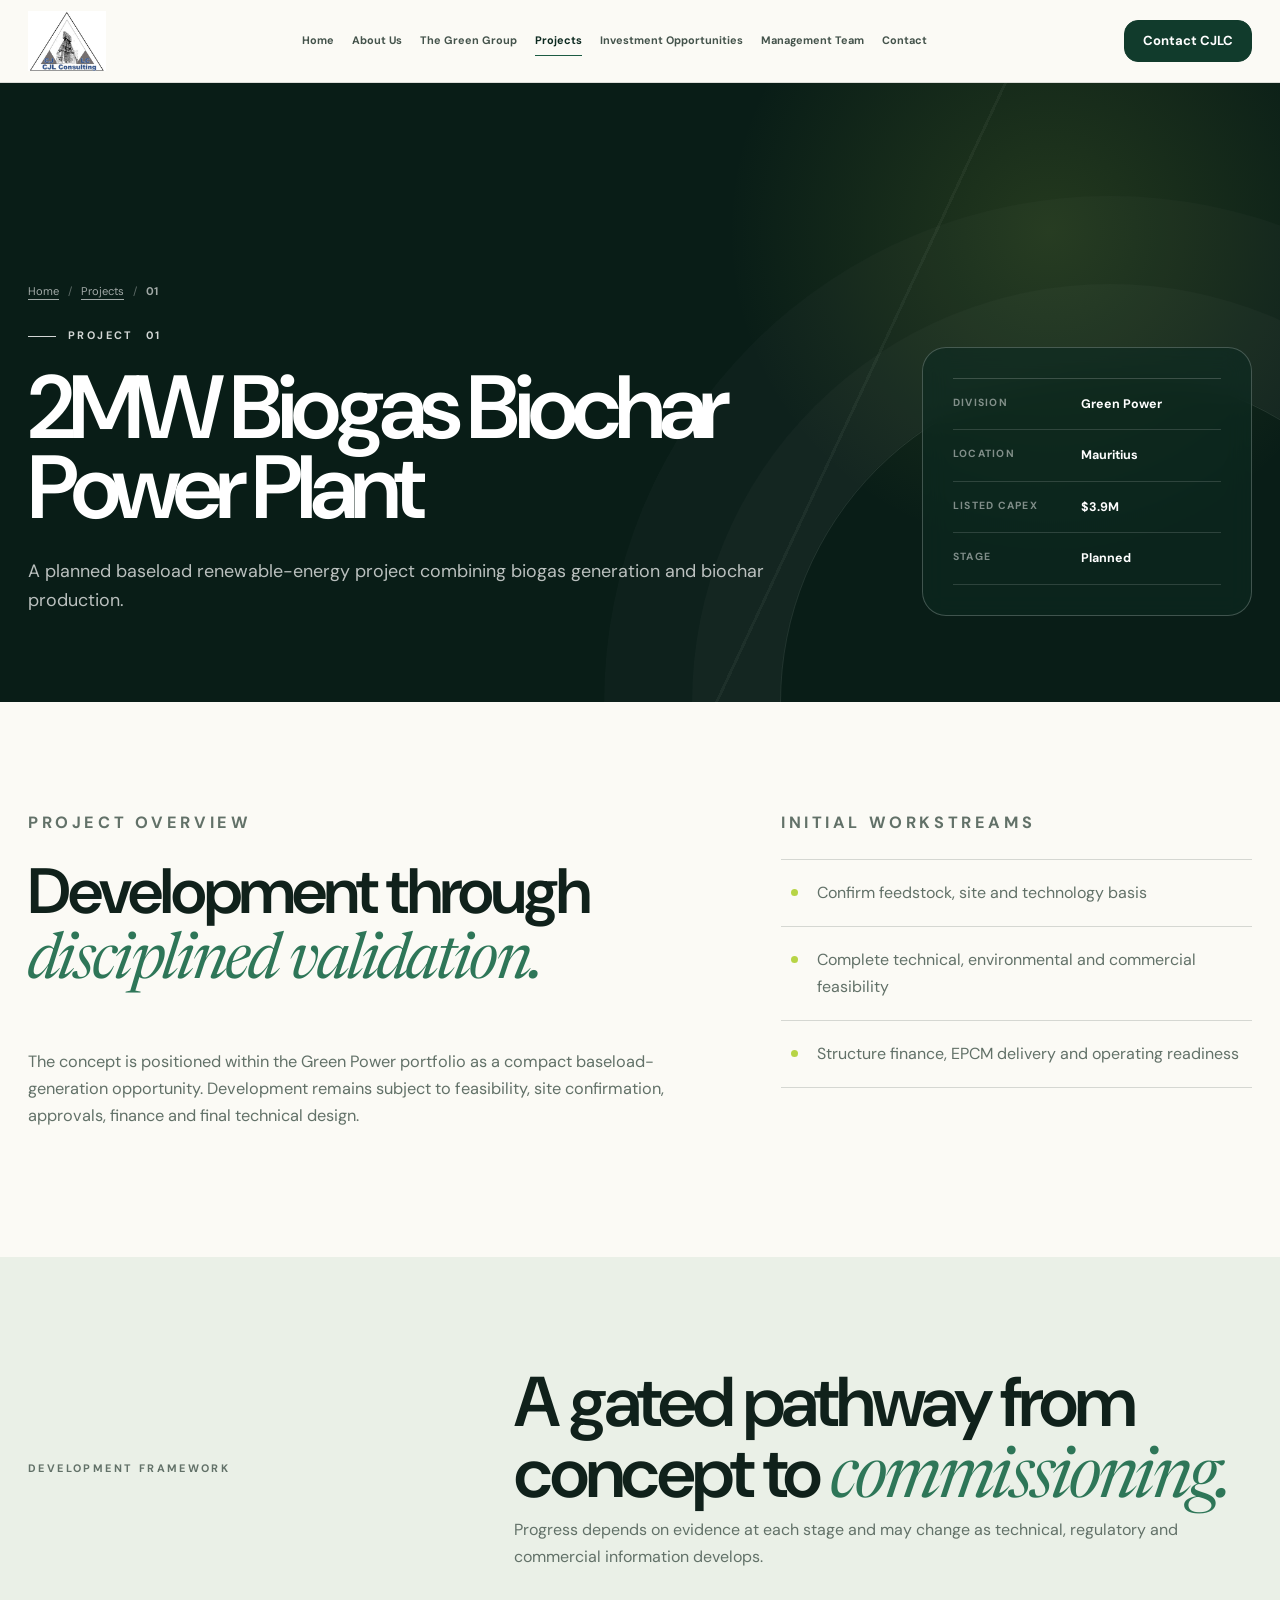
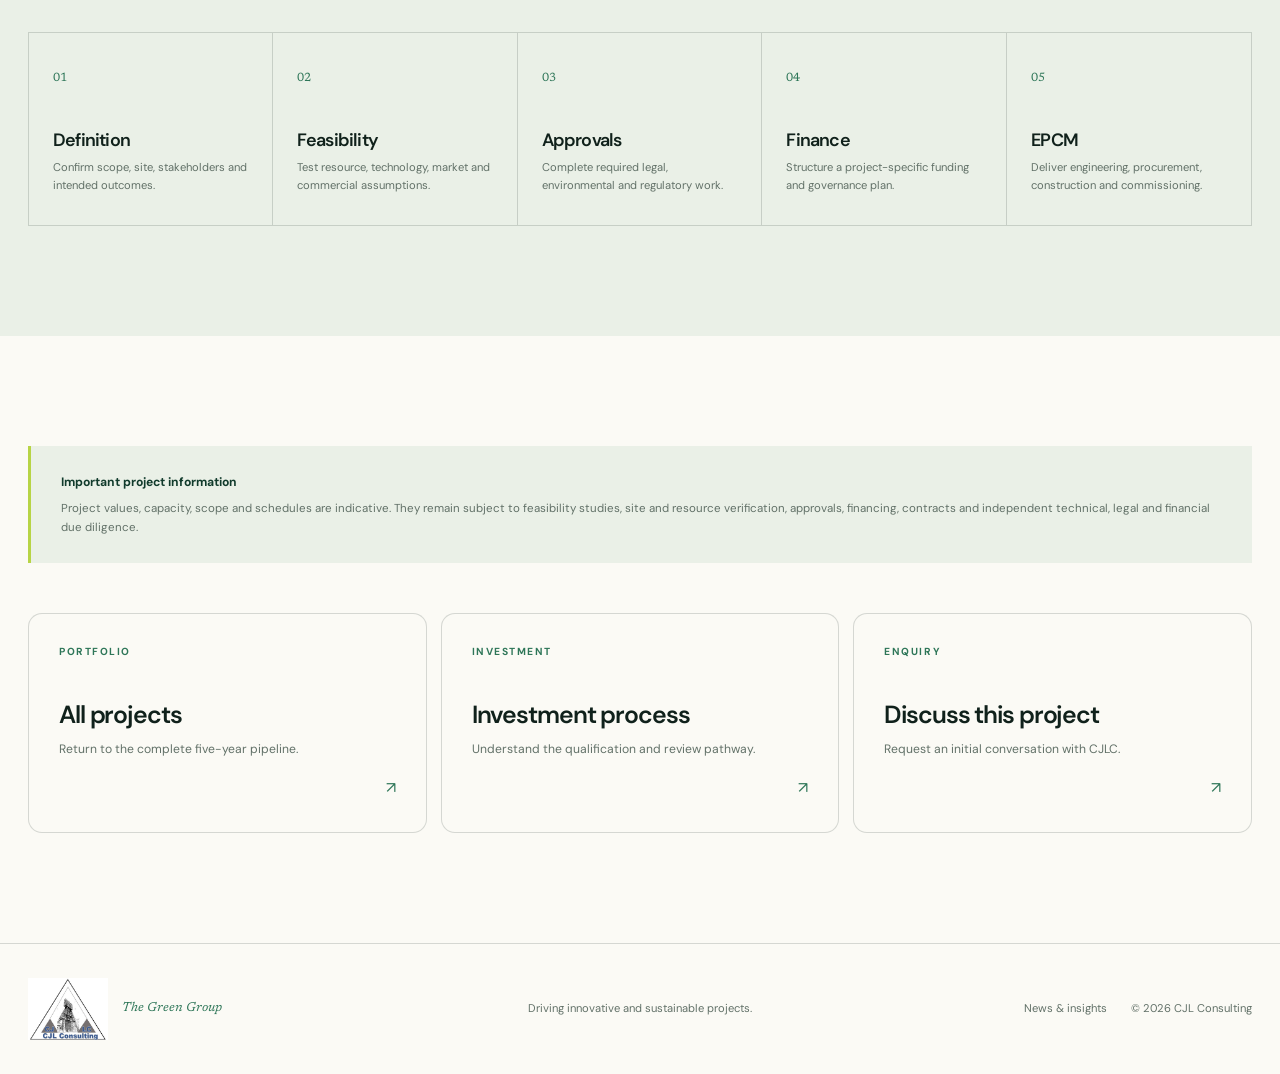
<file: project.html>
<!doctype html>
<html lang="en">
<head>
  <meta charset="utf-8"><meta name="viewport" content="width=device-width, initial-scale=1"><meta name="theme-color" content="#113b2c">
  <meta name="description" content="Explore a project in the CJL Consulting and Green Group five-year development pipeline.">
  <title>Project | CJL Consulting</title>
  <link rel="icon" href="assets/favicon.svg" type="image/svg+xml"><link rel="preconnect" href="https://fonts.googleapis.com"><link rel="preconnect" href="https://fonts.gstatic.com" crossorigin><link href="https://fonts.googleapis.com/css2?family=DM+Sans:wght@400;500;600;700&family=Newsreader:ital,wght@0,400;0,500;1,400;1,500&display=swap" rel="stylesheet"><link rel="stylesheet" href="styles.css"><script src="script.js" defer></script>
</head>
<body class="inner-page" data-nav="projects" data-project-page>
  <a class="skip-link" href="#main-content">Skip to content</a>
  <header class="site-header" data-header><div class="container header-inner"><a class="brand" href="index.html" aria-label="CJL Consulting home"><img class="brand-logo" src="assets/cjlc-consulting-logo.png" alt=""></a><button class="menu-toggle" type="button" aria-expanded="false" aria-controls="primary-navigation" data-menu-toggle><span class="sr-only">Open navigation</span><span></span><span></span></button><nav class="primary-nav" id="primary-navigation" aria-label="Primary navigation" data-navigation><a href="index.html" data-nav-link="home">Home</a><a href="about.html" data-nav-link="about">About Us</a><a href="green-group.html" data-nav-link="group">The Green Group</a><a href="projects.html" data-nav-link="projects">Projects</a><a href="investment-opportunities.html" data-nav-link="investment">Investment Opportunities</a><a href="management-team.html" data-nav-link="team">Management Team</a><a href="contact.html" data-nav-link="contact">Contact</a></nav><a class="button button-small header-cta" href="contact.html">Contact CJLC</a></div></header>

  <main id="main-content">
    <section class="page-hero">
      <div class="container page-hero-inner">
        <div class="page-hero-copy reveal"><nav class="breadcrumb" aria-label="Breadcrumb"><a href="index.html">Home</a><span>/</span><a href="projects.html">Projects</a><span>/</span><strong data-project-number>01</strong></nav><p class="eyebrow light"><span></span>Project <b data-project-number>01</b></p><h1 data-project-title>Project</h1><p class="page-hero-lead" data-project-lead></p></div>
        <aside class="page-hero-aside reveal"><div class="page-hero-meta"><div><span>Division</span><strong data-project-division></strong></div><div><span>Location</span><strong data-project-location></strong></div><div><span>Listed capex</span><strong data-project-capex></strong></div><div><span>Stage</span><strong data-project-status></strong></div></div></aside>
      </div>
    </section>

    <section class="page-section"><div class="container project-detail-summary"><div class="reveal"><p class="eyebrow">Project overview</p><h2>Development through <em>disciplined validation.</em></h2><p data-project-overview></p></div><div class="reveal"><p class="eyebrow">Initial workstreams</p><ul class="detail-list" data-project-scope></ul></div></div></section>

    <section class="page-section sage"><div class="container"><div class="page-section-header reveal"><p class="eyebrow">Development framework</p><div><h2>A gated pathway from concept to <em>commissioning.</em></h2><p>Progress depends on evidence at each stage and may change as technical, regulatory and commercial information develops.</p></div></div><div class="process-grid reveal"><article class="process-step"><span>01</span><h3>Definition</h3><p>Confirm scope, site, stakeholders and intended outcomes.</p></article><article class="process-step"><span>02</span><h3>Feasibility</h3><p>Test resource, technology, market and commercial assumptions.</p></article><article class="process-step"><span>03</span><h3>Approvals</h3><p>Complete required legal, environmental and regulatory work.</p></article><article class="process-step"><span>04</span><h3>Finance</h3><p>Structure a project-specific funding and governance plan.</p></article><article class="process-step"><span>05</span><h3>EPCM</h3><p>Deliver engineering, procurement, construction and commissioning.</p></article></div></div></section>

    <section class="page-section"><div class="container"><div class="notice-panel reveal"><strong>Important project information</strong><p>Project values, capacity, scope and schedules are indicative. They remain subject to feasibility studies, site and resource verification, approvals, financing, contracts and independent technical, legal and financial due diligence.</p></div><div class="link-card-grid" style="margin-top:50px"><a class="link-card" href="projects.html"><small>Portfolio</small><div><h3>All projects</h3><p>Return to the complete five-year pipeline.</p></div><span aria-hidden="true">↗</span></a><a class="link-card" href="investment-opportunities.html"><small>Investment</small><div><h3>Investment process</h3><p>Understand the qualification and review pathway.</p></div><span aria-hidden="true">↗</span></a><a class="link-card" href="contact.html" data-project-enquiry><small>Enquiry</small><div><h3>Discuss this project</h3><p>Request an initial conversation with CJLC.</p></div><span aria-hidden="true">↗</span></a></div></div></section>
  </main>
  <button class="back-to-top" type="button" data-back-to-top aria-label="Back to the top of the page"><span aria-hidden="true">↑</span><small>Top</small></button><footer class="site-footer"><div class="container footer-inner"><a class="footer-brand" href="index.html"><img class="footer-logo" src="assets/cjlc-consulting-logo.png" alt="CJL Consulting"><span>The Green Group</span></a><p>Driving innovative and sustainable projects.</p><div><a href="news.html">News &amp; insights</a><span>© <span data-year>2026</span> CJL Consulting</span></div></div></footer>
</body>
</html>
</file>
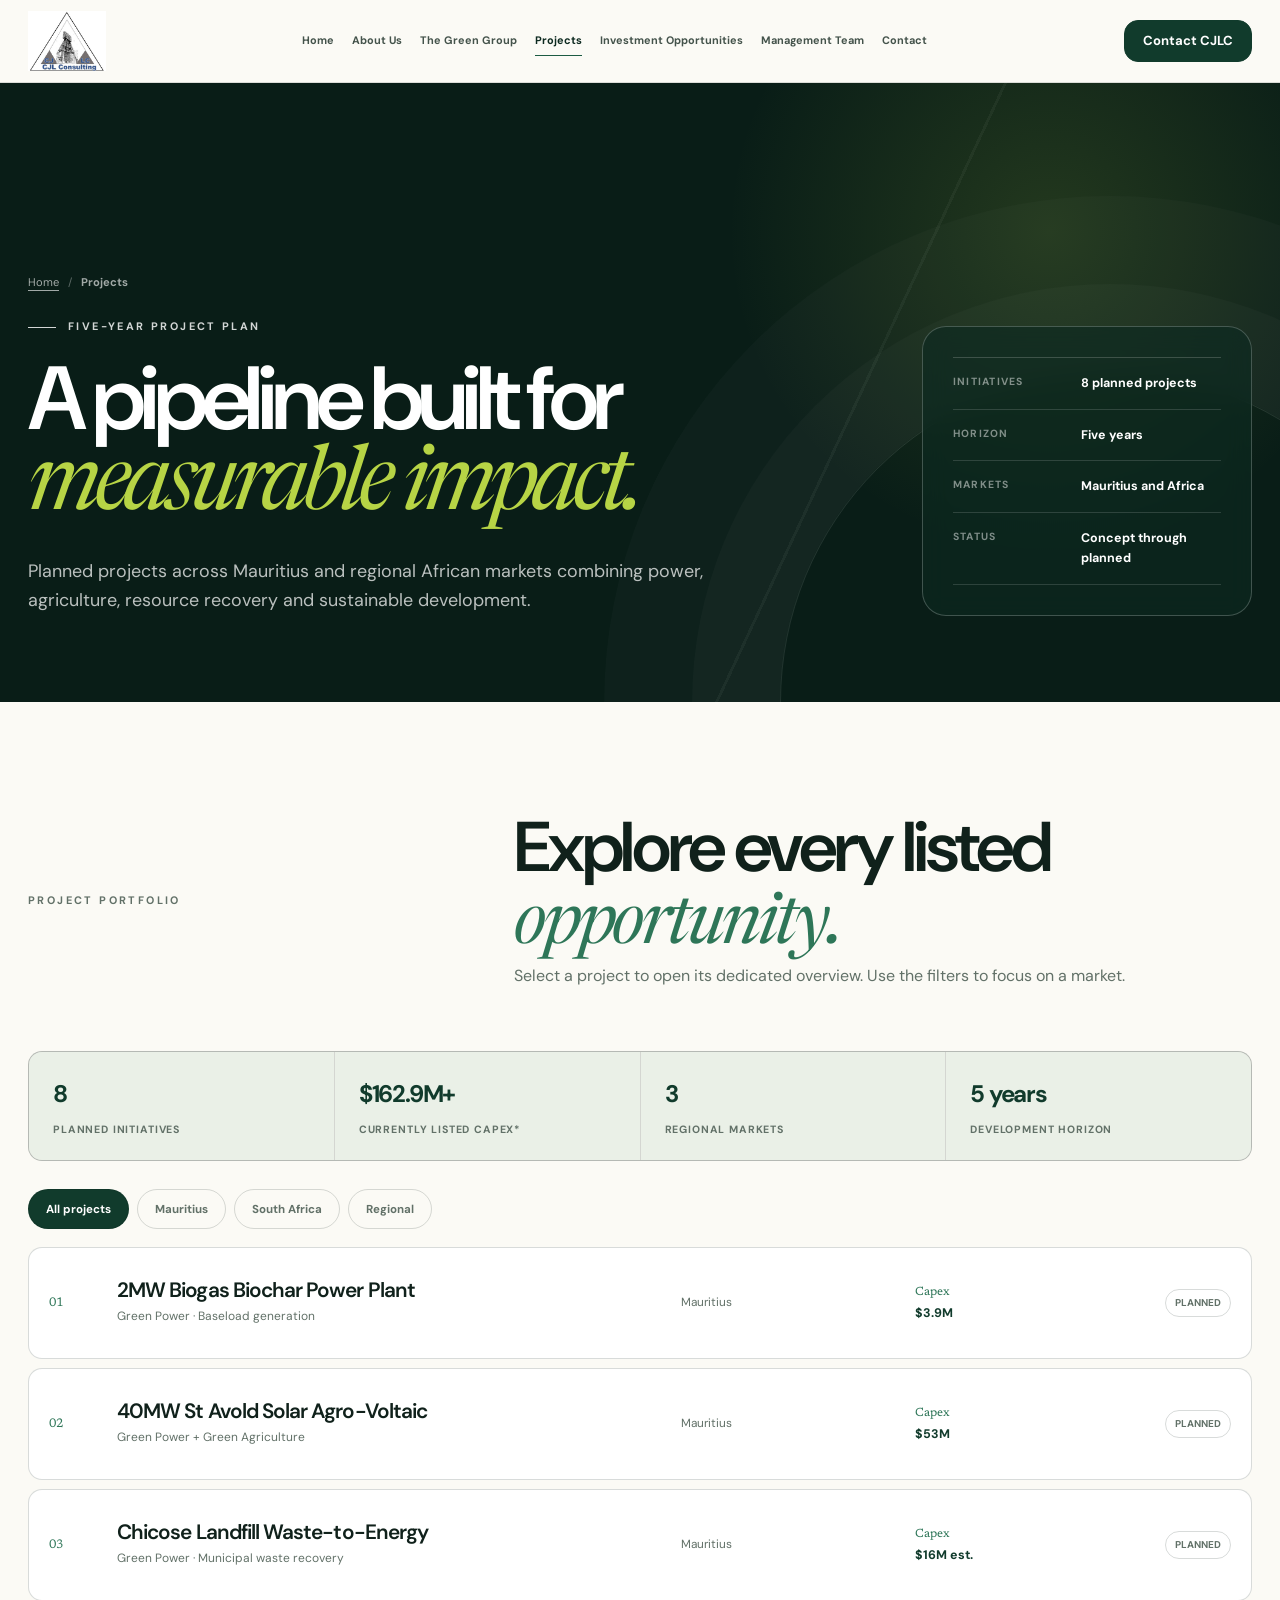
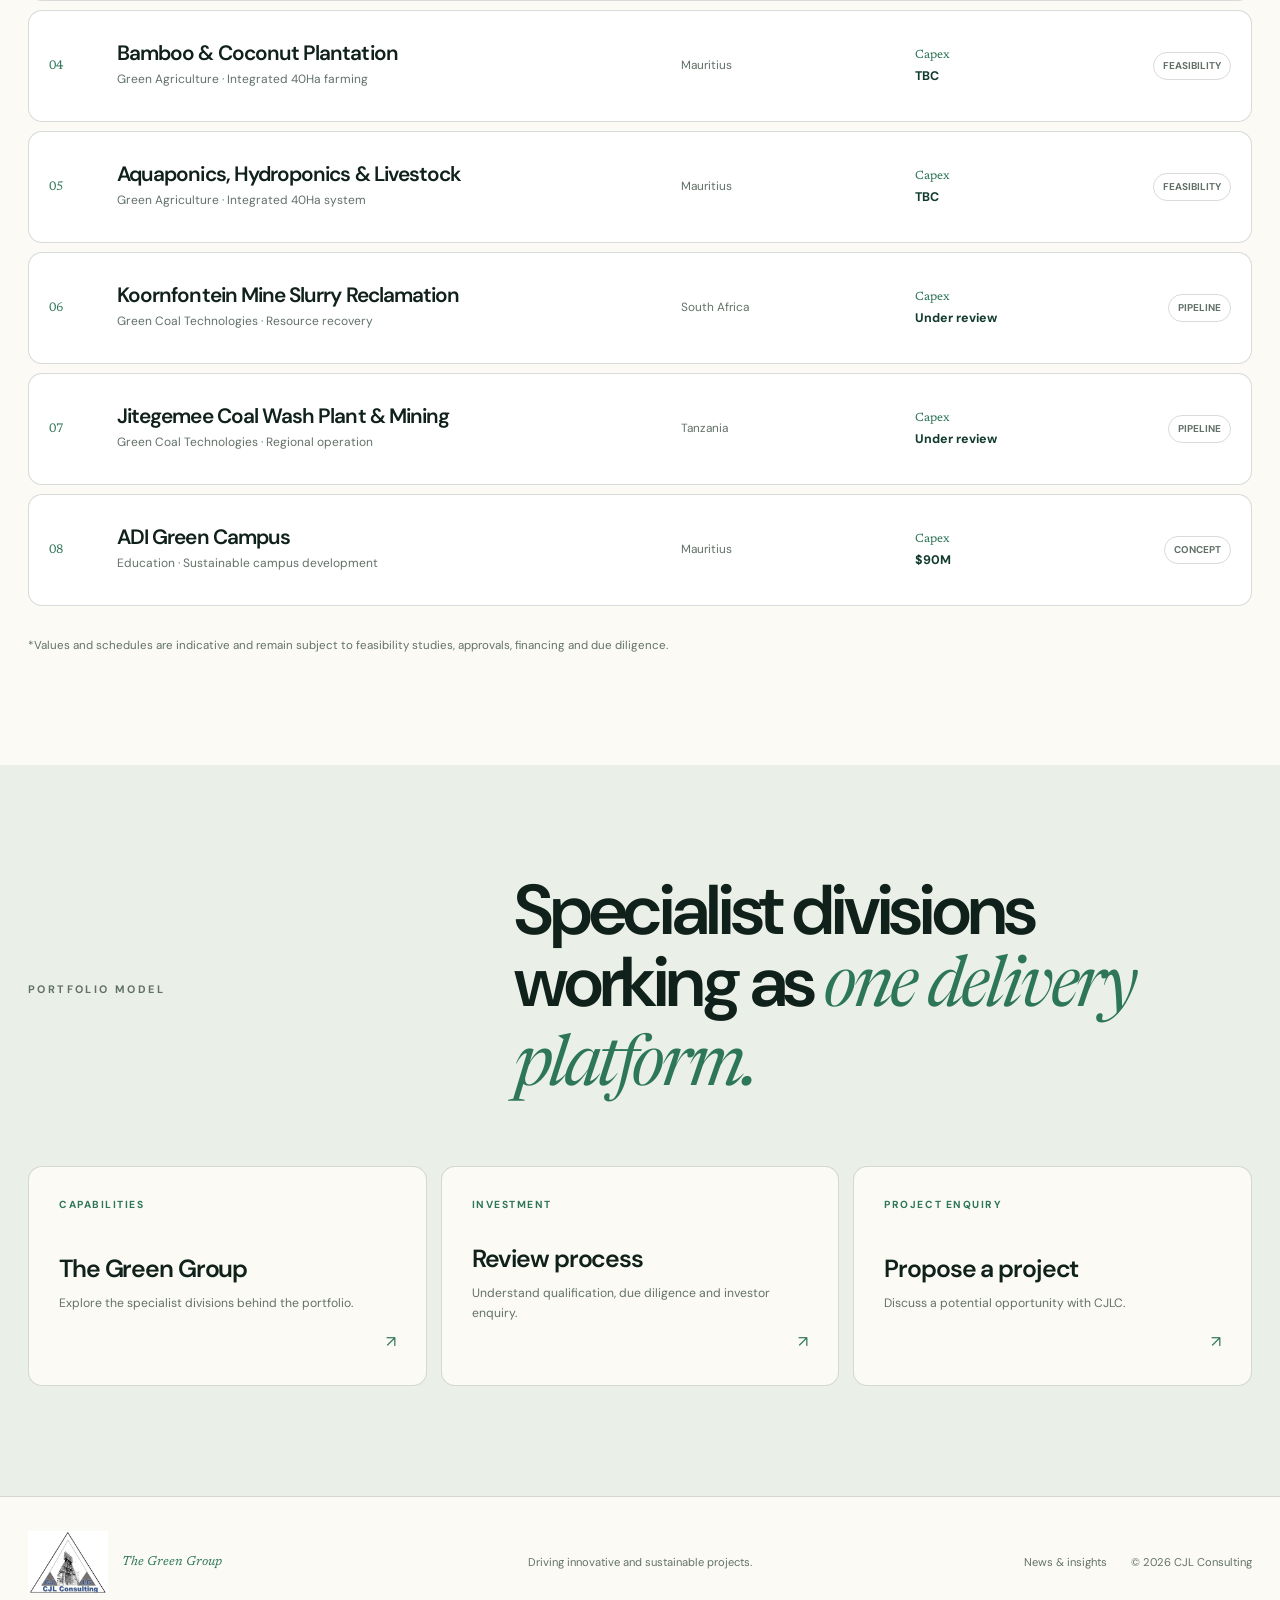
<file: projects.html>
<!doctype html>
<html lang="en">
<head>
  <meta charset="utf-8"><meta name="viewport" content="width=device-width, initial-scale=1"><meta name="theme-color" content="#113b2c"><meta name="description" content="Explore the CJL Consulting and Green Group five-year project pipeline across Mauritius, South Africa and regional markets."><title>Projects | CJL Consulting Five-Year Green Pipeline</title><link rel="icon" href="assets/favicon.svg" type="image/svg+xml"><link rel="preconnect" href="https://fonts.googleapis.com"><link rel="preconnect" href="https://fonts.gstatic.com" crossorigin><link href="https://fonts.googleapis.com/css2?family=DM+Sans:wght@400;500;600;700&family=Newsreader:ital,wght@0,400;0,500;1,400;1,500&display=swap" rel="stylesheet"><link rel="stylesheet" href="styles.css"><script src="script.js" defer></script>
</head>
<body class="inner-page" data-nav="projects">
  <a class="skip-link" href="#main-content">Skip to content</a><header class="site-header" data-header><div class="container header-inner"><a class="brand" href="index.html" aria-label="CJL Consulting home"><img class="brand-logo" src="assets/cjlc-consulting-logo.png" alt=""></a><button class="menu-toggle" type="button" aria-expanded="false" aria-controls="primary-navigation" data-menu-toggle><span class="sr-only">Open navigation</span><span></span><span></span></button><nav class="primary-nav" id="primary-navigation" aria-label="Primary navigation" data-navigation><a href="index.html" data-nav-link="home">Home</a><a href="about.html" data-nav-link="about">About Us</a><a href="green-group.html" data-nav-link="group">The Green Group</a><a href="projects.html" data-nav-link="projects">Projects</a><a href="investment-opportunities.html" data-nav-link="investment">Investment Opportunities</a><a href="management-team.html" data-nav-link="team">Management Team</a><a href="contact.html" data-nav-link="contact">Contact</a></nav><a class="button button-small header-cta" href="contact.html">Contact CJLC</a></div></header>
  <main id="main-content">
    <section class="page-hero"><div class="container page-hero-inner"><div class="page-hero-copy reveal"><nav class="breadcrumb" aria-label="Breadcrumb"><a href="index.html">Home</a><span>/</span><strong>Projects</strong></nav><p class="eyebrow light"><span></span>Five-year project plan</p><h1>A pipeline built for <em>measurable impact.</em></h1><p class="page-hero-lead">Planned projects across Mauritius and regional African markets combining power, agriculture, resource recovery and sustainable development.</p></div><aside class="page-hero-aside reveal"><div class="page-hero-meta"><div><span>Initiatives</span><strong>8 planned projects</strong></div><div><span>Horizon</span><strong>Five years</strong></div><div><span>Markets</span><strong>Mauritius and Africa</strong></div><div><span>Status</span><strong>Concept through planned</strong></div></div></aside></div></section>

    <section class="page-section"><div class="container"><div class="page-section-header reveal"><p class="eyebrow">Project portfolio</p><div><h2>Explore every listed <em>opportunity.</em></h2><p>Select a project to open its dedicated overview. Use the filters to focus on a market.</p></div></div><div class="pipeline-summary reveal" aria-label="Project pipeline summary"><div><strong>8</strong><span>Planned initiatives</span></div><div><strong>$162.9M+</strong><span>Currently listed capex*</span></div><div><strong>3</strong><span>Regional markets</span></div><div><strong>5 years</strong><span>Development horizon</span></div></div><div class="project-toolbar reveal" aria-label="Project filters"><button class="filter-button active" type="button" data-filter="all">All projects</button><button class="filter-button" type="button" data-filter="mauritius">Mauritius</button><button class="filter-button" type="button" data-filter="south-africa">South Africa</button><button class="filter-button" type="button" data-filter="regional">Regional</button></div><div class="project-list" data-project-list>
      <a class="project-row reveal" data-location="mauritius" href="project.html?project=biogas-biochar"><span class="project-index">01</span><div><h3>2MW Biogas Biochar Power Plant</h3><p>Green Power · Baseload generation</p></div><span class="project-location">Mauritius</span><span class="project-capex">Capex <strong>$3.9M</strong></span><span class="project-status">Planned</span></a>
      <a class="project-row reveal" data-location="mauritius" href="project.html?project=st-avold"><span class="project-index">02</span><div><h3>40MW St Avold Solar Agro-Voltaic</h3><p>Green Power + Green Agriculture</p></div><span class="project-location">Mauritius</span><span class="project-capex">Capex <strong>$53M</strong></span><span class="project-status">Planned</span></a>
      <a class="project-row reveal" data-location="mauritius" href="project.html?project=chicose"><span class="project-index">03</span><div><h3>Chicose Landfill Waste-to-Energy</h3><p>Green Power · Municipal waste recovery</p></div><span class="project-location">Mauritius</span><span class="project-capex">Capex <strong>$16M est.</strong></span><span class="project-status">Planned</span></a>
      <a class="project-row reveal" data-location="mauritius" href="project.html?project=bamboo-coconut"><span class="project-index">04</span><div><h3>Bamboo &amp; Coconut Plantation</h3><p>Green Agriculture · Integrated 40Ha farming</p></div><span class="project-location">Mauritius</span><span class="project-capex">Capex <strong>TBC</strong></span><span class="project-status">Feasibility</span></a>
      <a class="project-row reveal" data-location="mauritius" href="project.html?project=aquaponics"><span class="project-index">05</span><div><h3>Aquaponics, Hydroponics &amp; Livestock</h3><p>Green Agriculture · Integrated 40Ha system</p></div><span class="project-location">Mauritius</span><span class="project-capex">Capex <strong>TBC</strong></span><span class="project-status">Feasibility</span></a>
      <a class="project-row reveal" data-location="south-africa" href="project.html?project=koornfontein"><span class="project-index">06</span><div><h3>Koornfontein Mine Slurry Reclamation</h3><p>Green Coal Technologies · Resource recovery</p></div><span class="project-location">South Africa</span><span class="project-capex">Capex <strong>Under review</strong></span><span class="project-status">Pipeline</span></a>
      <a class="project-row reveal" data-location="regional" href="project.html?project=jitegemee"><span class="project-index">07</span><div><h3>Jitegemee Coal Wash Plant &amp; Mining</h3><p>Green Coal Technologies · Regional operation</p></div><span class="project-location">Tanzania</span><span class="project-capex">Capex <strong>Under review</strong></span><span class="project-status">Pipeline</span></a>
      <a class="project-row reveal" data-location="mauritius" href="project.html?project=adi-campus"><span class="project-index">08</span><div><h3>ADI Green Campus</h3><p>Education · Sustainable campus development</p></div><span class="project-location">Mauritius</span><span class="project-capex">Capex <strong>$90M</strong></span><span class="project-status">Concept</span></a>
    </div><p class="project-note reveal">*Values and schedules are indicative and remain subject to feasibility studies, approvals, financing and due diligence.</p></div></section>

    <section class="page-section sage"><div class="container"><div class="page-section-header reveal"><p class="eyebrow">Portfolio model</p><div><h2>Specialist divisions working as <em>one delivery platform.</em></h2></div></div><div class="link-card-grid"><a class="link-card" href="green-group.html"><small>Capabilities</small><div><h3>The Green Group</h3><p>Explore the specialist divisions behind the portfolio.</p></div><span aria-hidden="true">↗</span></a><a class="link-card" href="investment-opportunities.html"><small>Investment</small><div><h3>Review process</h3><p>Understand qualification, due diligence and investor enquiry.</p></div><span aria-hidden="true">↗</span></a><a class="link-card" href="contact.html?interest=Turnkey%20Project%20Establishment"><small>Project enquiry</small><div><h3>Propose a project</h3><p>Discuss a potential opportunity with CJLC.</p></div><span aria-hidden="true">↗</span></a></div></div></section>
  </main>
  <button class="back-to-top" type="button" data-back-to-top aria-label="Back to the top of the page"><span aria-hidden="true">↑</span><small>Top</small></button><footer class="site-footer"><div class="container footer-inner"><a class="footer-brand" href="index.html"><img class="footer-logo" src="assets/cjlc-consulting-logo.png" alt="CJL Consulting"><span>The Green Group</span></a><p>Driving innovative and sustainable projects.</p><div><a href="news.html">News &amp; insights</a><span>© <span data-year>2026</span> CJL Consulting</span></div></div></footer>
</body>
</html>
</file>
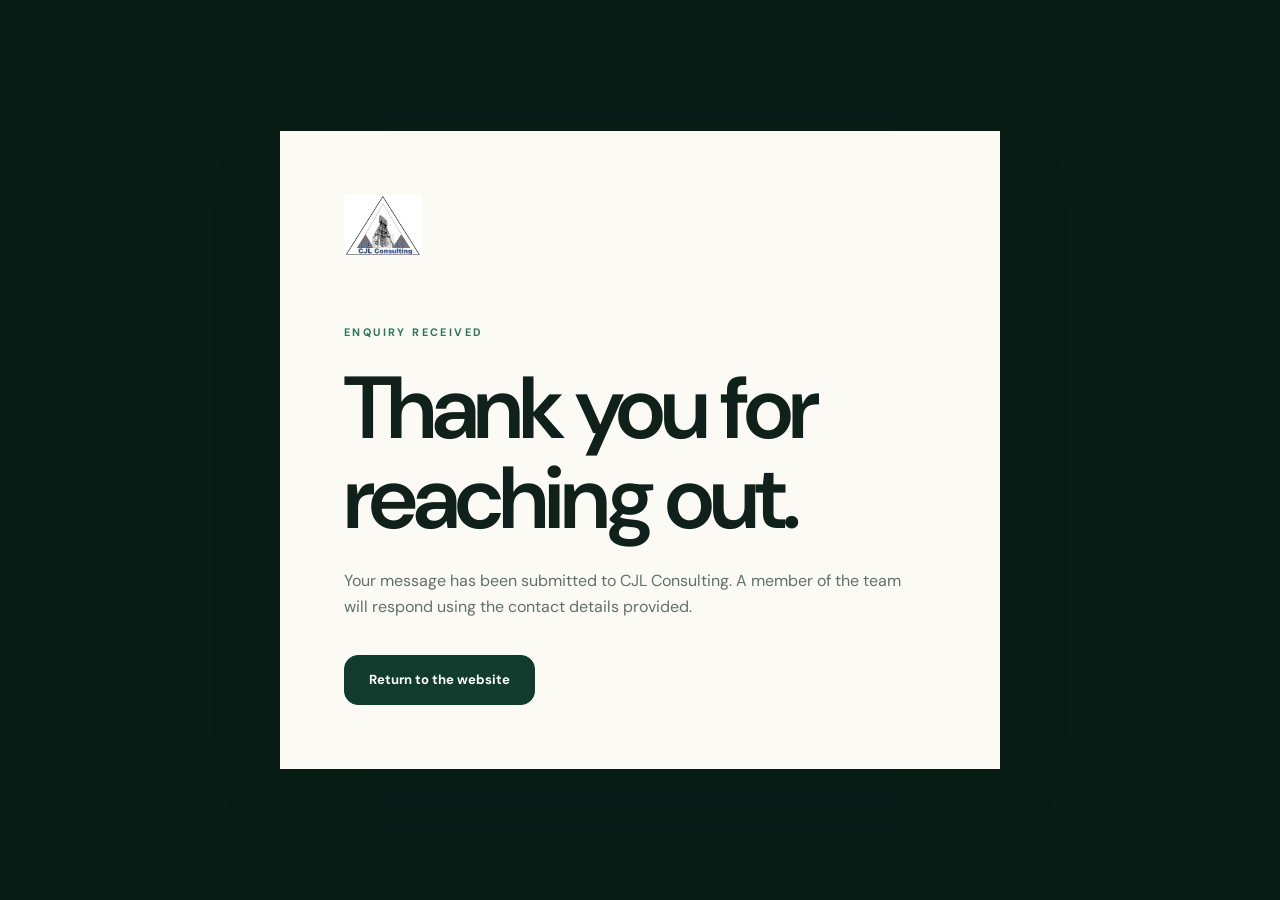
<file: thank-you.html>
<!doctype html>
<html lang="en">
<head>
  <meta charset="utf-8">
  <meta name="viewport" content="width=device-width, initial-scale=1">
  <meta name="robots" content="noindex">
  <title>Thank you | CJL Consulting</title>
  <link rel="icon" href="assets/favicon.svg" type="image/svg+xml">
  <link rel="preconnect" href="https://fonts.googleapis.com">
  <link rel="preconnect" href="https://fonts.gstatic.com" crossorigin>
  <link href="https://fonts.googleapis.com/css2?family=DM+Sans:wght@400;500;600;700&family=Newsreader:ital,wght@0,400;1,400&display=swap" rel="stylesheet">
  <link rel="stylesheet" href="styles.css">
</head>
<body class="thanks-page">
  <main class="thanks-card">
    <a class="brand" href="/" aria-label="CJL Consulting home">
      <img class="brand-logo" src="assets/cjlc-consulting-logo.png" alt="">
    </a>
    <p class="eyebrow">Enquiry received</p>
    <h1>Thank you for reaching out.</h1>
    <p>Your message has been submitted to CJL Consulting. A member of the team will respond using the contact details provided.</p>
    <a class="button" href="/">Return to the website</a>
  </main>
</body>
</html>
</file>
<file: styles.css>
:root {
  --forest-950: #091d17;
  --forest-900: #0d2a20;
  --forest-800: #113b2c;
  --forest-700: #1c5b43;
  --forest-600: #2e7658;
  --sage-300: #b9c8b6;
  --sage-200: #dbe4d8;
  --sage-100: #eaf0e7;
  --cream: #f4f1e8;
  --paper: #fbfaf5;
  --ink: #10211b;
  --muted: #627168;
  --line: rgba(16, 33, 27, 0.16);
  --lime: #b7d445;
  --gold: #d4b266;
  --white: #ffffff;
  --shadow: 0 24px 70px rgba(8, 31, 23, 0.14);
  --shadow-soft: 0 18px 48px rgba(8, 31, 23, 0.09);
  --radius: 14px;
  --radius-large: 24px;
  --container: min(1240px, calc(100% - 56px));
  --sans: "DM Sans", Arial, sans-serif;
  --serif: "Newsreader", Georgia, serif;
}

*, *::before, *::after { box-sizing: border-box; }
html { scroll-behavior: smooth; scroll-padding-top: 84px; }
body {
  margin: 0;
  background: var(--paper);
  color: var(--ink);
  font-family: var(--sans);
  font-size: 16px;
  line-height: 1.65;
  -webkit-font-smoothing: antialiased;
}
body.menu-open { overflow: hidden; }
img, svg { display: block; max-width: 100%; }
a { color: inherit; }
button, input, select, textarea { font: inherit; }
button { color: inherit; }
p, h1, h2, h3 { margin-top: 0; }
h1, h2, h3 { letter-spacing: -0.045em; line-height: 1.02; }
h1, h2 { font-weight: 600; }
h3 { font-weight: 600; }
em { color: var(--forest-600); font-family: var(--serif); font-weight: 400; }
::selection { background: var(--lime); color: var(--forest-950); }

.container { width: var(--container); margin-inline: auto; }
.section { padding: 136px 0; }
.sr-only {
  position: absolute;
  width: 1px;
  height: 1px;
  padding: 0;
  margin: -1px;
  overflow: hidden;
  clip: rect(0, 0, 0, 0);
  white-space: nowrap;
  border: 0;
}
.skip-link {
  position: fixed;
  top: 12px;
  left: 12px;
  z-index: 1000;
  transform: translateY(-150%);
  opacity: 0;
  pointer-events: none;
  background: var(--white);
  padding: 10px 16px;
  color: var(--forest-900);
}
.skip-link:focus, .skip-link:focus-visible { transform: translateY(0); opacity: 1; pointer-events: auto; }

.eyebrow {
  display: flex;
  align-items: center;
  gap: 12px;
  margin-bottom: 24px;
  color: var(--forest-600);
  font-family: var(--sans);
  font-size: 0.68rem;
  font-weight: 700;
  letter-spacing: 0.22em;
  line-height: 1.4;
  text-transform: uppercase;
}
.eyebrow.light { color: rgba(255,255,255,0.82); }
.eyebrow > span { width: 28px; height: 1px; background: currentColor; }

.button {
  display: inline-flex;
  align-items: center;
  justify-content: center;
  gap: 14px;
  min-height: 50px;
  padding: 0 24px;
  border: 1px solid var(--forest-800);
  border-radius: var(--radius);
  background: var(--forest-800);
  color: var(--white);
  font-size: 0.82rem;
  font-weight: 700;
  line-height: 1;
  text-decoration: none;
  transition: background 180ms ease, color 180ms ease, border-color 180ms ease, transform 180ms ease;
}
.button:hover { background: var(--forest-950); border-color: var(--forest-950); transform: translateY(-2px); }
.button:focus-visible, a:focus-visible, button:focus-visible, input:focus-visible, select:focus-visible, textarea:focus-visible {
  outline: 3px solid var(--lime);
  outline-offset: 3px;
}
.button-small { min-height: 42px; padding-inline: 18px; }
.button-light { border-color: var(--white); background: var(--white); color: var(--forest-900); }
.button-light:hover { background: var(--lime); border-color: var(--lime); color: var(--forest-950); }
.button-accent { border-color: var(--lime); background: var(--lime); color: var(--forest-950); }
.button-accent:hover { background: var(--white); border-color: var(--white); }
.text-link { display: inline-flex; align-items: center; gap: 12px; font-size: 0.86rem; font-weight: 700; text-underline-offset: 6px; }
.text-link span { transition: transform 180ms ease; }
.text-link:hover span { transform: translate(3px, -3px); }
.light-link { color: var(--white); }

/* Header */
.site-header {
  position: fixed;
  inset: 0 0 auto;
  z-index: 100;
  min-height: 82px;
  border-bottom: 1px solid rgba(16, 33, 27, 0.12);
  background: rgba(251, 250, 245, 0.94);
  backdrop-filter: blur(14px);
  transition: box-shadow 180ms ease, background 180ms ease;
}
.site-header.scrolled { box-shadow: 0 8px 36px rgba(9, 29, 23, 0.09); background: rgba(251, 250, 245, 0.98); }
.header-inner { min-height: 82px; display: grid; grid-template-columns: auto 1fr auto; align-items: center; gap: 26px; }
.brand { display: inline-flex; align-items: center; text-decoration: none; color: var(--forest-950); }
.brand-logo { width: auto; height: 60px; object-fit: contain; background: var(--white); }
.primary-nav { display: flex; align-items: center; justify-content: center; gap: 18px; }
.primary-nav a { position: relative; color: #44534b; font-size: 0.68rem; font-weight: 700; line-height: 1.2; text-decoration: none; white-space: nowrap; }
.primary-nav a::after { content: ""; position: absolute; right: 0; bottom: -8px; left: 0; height: 1px; background: var(--forest-700); transform: scaleX(0); transition: transform 180ms ease; }
.primary-nav a:hover::after, .primary-nav a.active::after { transform: scaleX(1); }
.primary-nav a.active { color: var(--forest-900); }
.menu-toggle { display: none; width: 44px; height: 44px; padding: 0; border: 0; background: transparent; }
.menu-toggle > span:not(.sr-only) { display: block; width: 22px; height: 1px; margin: 5px auto; background: var(--forest-950); transition: transform 180ms ease; }

/* Hero */
.hero {
  position: relative;
  min-height: 880px;
  overflow: hidden;
  background: var(--forest-950);
  color: var(--white);
}
.hero::before { content: ""; position: absolute; z-index: 1; inset: 82px auto 0 7%; width: 1px; background: rgba(255,255,255,0.11); }
.hero-image { position: absolute; inset: 82px 0 0 45%; background: url("assets/cjlc-mauritius-energy-hero.png") 58% center / cover no-repeat; clip-path: polygon(13% 0, 100% 0, 100% 100%, 0 100%); }
.hero-shade { position: absolute; inset: 0; background: linear-gradient(90deg, var(--forest-950) 0%, var(--forest-950) 43%, rgba(9,29,23,0.82) 54%, rgba(9,29,23,0.12) 82%), linear-gradient(0deg, rgba(7,24,18,0.68), transparent 48%); }
.hero-inner { position: relative; z-index: 2; min-height: 880px; display: grid; grid-template-columns: minmax(0, 1.08fr) minmax(330px, 0.56fr); align-items: end; gap: 84px; padding-top: 176px; padding-bottom: 96px; }
.hero-copy { max-width: 760px; }
.hero h1 { max-width: 790px; margin-bottom: 30px; font-size: clamp(3.7rem, 6.7vw, 6.8rem); line-height: 0.89; letter-spacing: -0.072em; }
.hero h1 em { color: var(--lime); }
.hero-lead { max-width: 660px; margin-bottom: 38px; color: rgba(255,255,255,0.8); font-size: clamp(1.02rem, 1.55vw, 1.28rem); line-height: 1.7; }
.hero-actions { display: flex; flex-wrap: wrap; align-items: center; gap: 28px; }
.hero-panel { align-self: end; padding: 32px; border: 1px solid rgba(255,255,255,0.42); border-radius: var(--radius-large); background: rgba(9,29,23,0.78); box-shadow: 0 28px 80px rgba(0,0,0,0.24); backdrop-filter: blur(18px); }
.panel-kicker { margin-bottom: 16px; color: var(--lime); font-size: 0.66rem; font-weight: 700; letter-spacing: 0.2em; text-transform: uppercase; }
.hero-panel h2 { margin: 0 0 18px; color: var(--white); font-size: 1.65rem; line-height: 1.08; }
.hero-panel > p:not(.panel-kicker) { margin-bottom: 26px; color: rgba(255,255,255,0.7); font-size: 0.82rem; }
.hero-metrics { display: grid; grid-template-columns: repeat(3, 1fr); gap: 14px; border-top: 1px solid rgba(255,255,255,0.2); padding-top: 24px; }
.hero-metrics div { display: flex; flex-direction: column; gap: 8px; }
.hero-metrics strong { color: var(--white); font-size: 1.6rem; line-height: 1; letter-spacing: -0.06em; }
.hero-metrics span { color: rgba(255,255,255,0.56); font-size: 0.62rem; line-height: 1.35; }
.hero-scroll { position: absolute; z-index: 3; right: 30px; bottom: 42px; display: flex; align-items: center; gap: 12px; color: rgba(255,255,255,0.62); font-size: 0.62rem; letter-spacing: 0.18em; text-transform: uppercase; transform: rotate(90deg); transform-origin: right bottom; }
.hero-scroll span { width: 44px; height: 1px; background: rgba(255,255,255,0.45); }

/* Portfolio overview */
.portfolio-strip { position: relative; z-index: 4; border-bottom: 1px solid var(--line); background: var(--paper); }
.portfolio-strip-grid { display: grid; grid-template-columns: repeat(4, 1fr); }
.portfolio-strip-grid > div { min-height: 146px; display: grid; grid-template-columns: 30px 1fr; align-content: center; gap: 4px 16px; padding: 28px 30px; border-left: 1px solid var(--line); }
.portfolio-strip-grid > div:last-child { border-right: 1px solid var(--line); }
.portfolio-strip-grid span { grid-row: 1 / 3; color: var(--forest-600); font-family: var(--serif); font-size: 0.78rem; }
.portfolio-strip-grid strong { font-size: 0.9rem; }
.portfolio-strip-grid small { color: var(--muted); font-size: 0.68rem; line-height: 1.45; }

/* Services */
.services { background: var(--paper); }
.section-heading { display: grid; grid-template-columns: 0.36fr 1fr; gap: 60px; align-items: start; margin-bottom: 72px; }
.section-heading h2, .project-heading h2, .team-heading h2, .contact-heading h2 { margin-bottom: 24px; font-size: clamp(2.8rem, 5.1vw, 5.35rem); }
.section-heading h2 em { white-space: nowrap; }
.section-heading > div > p { max-width: 620px; margin-bottom: 0; color: var(--muted); font-size: 1.02rem; }
.service-grid { display: grid; grid-template-columns: repeat(4, 1fr); gap: 14px; }
.service-card { min-height: 420px; display: flex; flex-direction: column; padding: 30px; border: 1px solid var(--line); border-radius: var(--radius-large); background: var(--sage-100); transition: background 180ms ease, transform 180ms ease, box-shadow 180ms ease; }
.service-card:hover { z-index: 2; background: var(--white); transform: translateY(-6px); box-shadow: var(--shadow-soft); }
.card-number { color: var(--forest-600); font-family: var(--serif); font-size: 0.82rem; }
.service-icon { width: 46px; height: 46px; margin: 54px 0 30px; fill: none; stroke: var(--forest-700); stroke-linecap: round; stroke-linejoin: round; stroke-width: 1.5; }
.service-card h3 { margin-bottom: 18px; font-size: 1.55rem; }
.service-card > p { color: var(--muted); font-size: 0.88rem; }
.tag-list { display: flex; flex-wrap: wrap; gap: 6px; margin: auto 0 0; padding: 26px 0 0; list-style: none; }
.tag-list li { padding: 5px 8px; border: 1px solid rgba(17,59,44,0.16); color: var(--forest-700); font-family: var(--serif); font-size: 0.67rem; }
.leadership-teaser { display: grid; grid-template-columns: auto minmax(300px, 1fr) auto; align-items: center; gap: 32px; margin-top: 28px; padding: 30px 34px; border: 1px solid var(--line); border-radius: var(--radius-large); background: var(--white); box-shadow: var(--shadow-soft); }
.leadership-portraits { display: flex; padding-left: 12px; }
.leadership-portraits svg { width: 54px; height: 54px; margin-left: -12px; overflow: hidden; border: 3px solid var(--white); border-radius: 50%; background: var(--forest-900); }
.leadership-teaser > div:nth-child(2) { display: flex; flex-direction: column; gap: 5px; }
.leadership-teaser > div:nth-child(2) span { color: var(--forest-600); font-size: 0.62rem; font-weight: 700; letter-spacing: 0.16em; text-transform: uppercase; }
.leadership-teaser > div:nth-child(2) strong { max-width: 620px; font-size: 0.92rem; line-height: 1.5; }
.leadership-teaser .text-link { color: var(--forest-800); white-space: nowrap; }

/* About */
.about { border-top: 1px solid var(--line); background: var(--cream); }
.about-layout { display: grid; grid-template-columns: 0.9fr 1.1fr; align-items: center; gap: 100px; }
.about-visual { position: relative; min-height: 580px; display: grid; place-items: center; overflow: hidden; border-radius: var(--radius-large); background: var(--forest-900); color: var(--white); box-shadow: var(--shadow-soft); }
.about-visual::before { content: ""; position: absolute; inset: 0; background: radial-gradient(circle at 50% 50%, rgba(183,212,69,0.2), transparent 45%), linear-gradient(135deg, transparent 40%, rgba(255,255,255,0.04) 40% 41%, transparent 41%); }
.visual-orbit { position: absolute; border: 1px solid rgba(255,255,255,0.22); border-radius: 50%; }
.orbit-one { width: 360px; height: 360px; }
.orbit-two { width: 235px; height: 235px; }
.visual-core { position: relative; z-index: 2; width: 150px; height: 150px; display: flex; flex-direction: column; align-items: center; justify-content: center; border-radius: 50%; background: var(--lime); color: var(--forest-950); text-align: center; box-shadow: 0 0 0 22px rgba(183,212,69,0.08); }
.visual-core span { font-size: 2rem; font-weight: 700; letter-spacing: -0.08em; }
.visual-core small { max-width: 100px; margin-top: 6px; font-family: var(--serif); font-size: 0.62rem; line-height: 1.25; }
.visual-note { position: absolute; right: 30px; bottom: 30px; color: rgba(255,255,255,0.62); font-family: var(--serif); font-size: 0.78rem; font-style: italic; text-align: right; }
.about-copy h2 { margin-bottom: 28px; font-size: clamp(3rem, 5vw, 5.2rem); }
.about-copy > p { color: var(--muted); }
.about-copy .large-copy { color: var(--ink); font-size: 1.15rem; line-height: 1.75; }
.principles { margin-top: 40px; border-top: 1px solid var(--line); }
.principles > div { display: grid; grid-template-columns: 130px 1fr; gap: 18px; padding: 17px 0; border-bottom: 1px solid var(--line); }
.principles strong { font-size: 0.82rem; }
.principles span { color: var(--muted); font-size: 0.82rem; }
.future-vision { margin-top: 28px; padding: 24px 26px; border-left: 3px solid var(--lime); border-radius: 0 var(--radius) var(--radius) 0; background: rgba(219,228,216,0.62); }
.future-vision span { display: block; margin-bottom: 8px; color: var(--forest-600); font-size: 0.62rem; font-weight: 700; letter-spacing: 0.16em; text-transform: uppercase; }
.future-vision p { margin: 0; color: var(--ink); font-family: var(--serif); font-size: 1rem; line-height: 1.55; }
.structure-block { display: grid; grid-template-columns: 0.35fr 0.65fr; align-items: center; gap: 70px; margin-top: 124px; padding-top: 80px; border-top: 1px solid var(--line); }
.structure-intro h3 { margin-bottom: 18px; font-size: 2.2rem; }
.structure-intro > p:last-child { color: var(--muted); font-size: 0.9rem; }
.structure-map { position: relative; display: flex; flex-direction: column; align-items: center; }
.structure-node { width: min(100%, 390px); padding: 19px 24px; border: 1px solid var(--forest-700); border-radius: var(--radius); background: var(--paper); text-align: center; }
.structure-node strong, .structure-node span { display: block; }
.structure-node strong { font-size: 1.05rem; }
.structure-node span { margin-top: 4px; color: var(--muted); font-size: 0.72rem; }
.structure-node.group-node { background: var(--forest-900); color: var(--white); }
.structure-node.group-node span { color: rgba(255,255,255,0.6); }
.structure-line.vertical { width: 1px; height: 34px; background: var(--forest-600); }
.structure-branches { position: relative; width: 100%; display: grid; grid-template-columns: repeat(3, 1fr); gap: 8px; padding-top: 34px; }
.structure-branches::before { content: ""; position: absolute; top: 16px; left: 16.5%; right: 16.5%; height: 1px; background: var(--forest-600); }
.structure-branches span { position: relative; padding: 13px 8px; border: 1px solid var(--line); border-radius: 10px; background: var(--sage-100); font-size: 0.68rem; font-weight: 700; text-align: center; }
.structure-branches span::before { content: ""; position: absolute; left: 50%; bottom: 100%; width: 1px; height: 18px; background: var(--forest-600); }

/* Group */
.group { background: var(--forest-950); color: var(--white); }
.group em { color: var(--lime); }
.group-heading { display: grid; grid-template-columns: 1fr 0.8fr; align-items: end; gap: 100px; margin-bottom: 72px; }
.group-heading h2 { margin-bottom: 0; font-size: clamp(3.2rem, 6vw, 6rem); }
.group-summary { display: flex; flex-direction: column; align-items: flex-start; }
.group-brandmark { width: 152px; height: auto; margin-bottom: 24px; border-radius: 12px; box-shadow: 0 14px 36px rgba(0,0,0,0.22); }
.group-summary > p { max-width: 490px; margin-bottom: 0; color: rgba(255,255,255,0.66); }
.division-grid { display: grid; grid-template-columns: repeat(3, 1fr); gap: 14px; }
.division-card { min-height: 360px; display: flex; flex-direction: column; padding: 30px; border: 1px solid rgba(255,255,255,0.17); border-radius: var(--radius-large); background: rgba(255,255,255,0.025); transition: background 180ms ease, transform 180ms ease, border-color 180ms ease; }
.division-card:hover { border-color: rgba(183,212,69,0.5); background: rgba(255,255,255,0.065); transform: translateY(-4px); }
.division-top { display: flex; align-items: flex-start; justify-content: space-between; }
.division-top > span { color: var(--sage-300); font-family: var(--serif); font-size: 0.8rem; }
.division-mark { width: 118px; height: 82px; display: grid; place-items: center; overflow: hidden; border: 1px solid rgba(255,255,255,0.22); border-radius: 12px; background: var(--white); }
.division-mark.wide-mark { width: 168px; }
.division-mark img { width: 100%; height: 100%; padding: 6px; object-fit: contain; }
.division-mark.coin-mark { width: 82px; background: #000; }
.division-mark.coin-mark img { padding: 0; }
.division-card h3 { margin: 48px 0 18px; font-size: 1.6rem; }
.division-card > p { margin-bottom: 24px; color: rgba(255,255,255,0.62); font-size: 0.88rem; }
.division-link { width: 100%; display: flex; align-items: center; justify-content: space-between; margin-top: auto; padding: 15px 0 0; border: 0; border-top: 1px solid rgba(255,255,255,0.16); background: transparent; color: var(--white); cursor: pointer; font-size: 0.76rem; font-weight: 700; text-align: left; }
.division-link span { color: var(--lime); transition: transform 180ms ease; }
.division-link:hover span { transform: translate(3px, -3px); }

/* Projects */
.projects { background: var(--paper); }
.project-heading, .team-heading { display: grid; grid-template-columns: 1.1fr 0.7fr; align-items: end; gap: 100px; margin-bottom: 52px; }
.project-heading h2, .team-heading h2 { margin-bottom: 0; }
.project-heading > p, .team-heading > p { margin-bottom: 8px; color: var(--muted); }
.pipeline-summary { display: grid; grid-template-columns: repeat(4, 1fr); gap: 1px; margin-bottom: 28px; overflow: hidden; border: 1px solid var(--line); border-radius: var(--radius); background: var(--line); }
.pipeline-summary > div { min-height: 108px; display: flex; flex-direction: column; justify-content: center; gap: 7px; padding: 22px 24px; background: var(--sage-100); }
.pipeline-summary strong { color: var(--forest-800); font-size: 1.5rem; letter-spacing: -0.05em; }
.pipeline-summary span { color: var(--muted); font-size: 0.66rem; font-weight: 700; letter-spacing: 0.08em; text-transform: uppercase; }
.project-toolbar { display: flex; flex-wrap: wrap; gap: 8px; margin-bottom: 18px; }
.filter-button { min-height: 40px; padding: 0 17px; border: 1px solid var(--line); border-radius: 999px; background: transparent; cursor: pointer; color: var(--muted); font-size: 0.72rem; font-weight: 700; transition: background 180ms ease, color 180ms ease; }
.filter-button:hover, .filter-button.active { background: var(--forest-800); color: var(--white); }
.project-list { display: grid; gap: 9px; }
.project-row { display: grid; grid-template-columns: 48px minmax(290px, 1.4fr) 0.55fr 0.55fr 82px; align-items: center; gap: 20px; min-height: 112px; padding: 0 20px; border: 1px solid var(--line); border-radius: var(--radius); background: var(--white); transition: background 180ms ease, transform 180ms ease, opacity 180ms ease, box-shadow 180ms ease; }
.project-row:hover { background: var(--sage-100); transform: translateX(5px); box-shadow: var(--shadow-soft); }
.project-row[hidden] { display: none; }
.project-index { color: var(--forest-600); font-family: var(--serif); font-size: 0.78rem; }
.project-row h3 { margin-bottom: 7px; font-size: 1.3rem; }
.project-row p { margin-bottom: 0; color: var(--muted); font-size: 0.75rem; }
.project-location { color: var(--muted); font-size: 0.74rem; }
.project-capex { color: var(--forest-600); font-family: var(--serif); font-size: 0.74rem; }
.project-capex strong { display: block; color: var(--forest-800); font-family: var(--sans); font-size: 0.78rem; }
.project-status { justify-self: end; padding: 5px 9px; border: 1px solid var(--line); border-radius: 999px; color: var(--muted); font-size: 0.62rem; font-weight: 700; text-transform: uppercase; }
.project-note { max-width: 760px; margin: 30px 0 0; color: var(--muted); font-size: 0.72rem; }

/* Investment */
.investment { overflow: hidden; background: var(--forest-800); color: var(--white); }
.investment em { color: var(--lime); }
.investment-layout { display: grid; grid-template-columns: 1fr 0.75fr; gap: 36px 90px; }
.investment-copy h2 { max-width: 650px; margin-bottom: 28px; font-size: clamp(3.2rem, 6vw, 6.2rem); }
.investment-copy > p:not(.eyebrow) { max-width: 640px; margin-bottom: 34px; color: rgba(255,255,255,0.68); font-size: 1.05rem; }
.return-card { position: relative; padding: 38px; overflow: hidden; border: 1px solid rgba(255,255,255,0.22); border-radius: var(--radius-large); background: var(--forest-950); box-shadow: 0 30px 80px rgba(0,0,0,0.18); }
.return-card::before { content: ""; position: absolute; top: -1px; right: -1px; width: 74px; height: 74px; border-top: 3px solid var(--lime); border-right: 3px solid var(--lime); }
.return-label { color: var(--sage-300); font-size: 0.66rem; font-weight: 700; letter-spacing: 0.16em; text-transform: uppercase; }
.return-card > strong { display: flex; align-items: baseline; gap: 12px; margin: 34px 0 12px; color: var(--lime); font-size: clamp(4rem, 7vw, 6.5rem); line-height: 0.8; letter-spacing: -0.08em; }
.return-card > strong span { color: var(--white); font-family: var(--serif); font-size: 1.3rem; font-style: italic; letter-spacing: 0; }
.return-card > p { color: rgba(255,255,255,0.6); font-size: 0.82rem; }
.return-card ul { margin: 28px 0 0; padding: 22px 0 0; border-top: 1px solid rgba(255,255,255,0.16); list-style: none; }
.return-card li { position: relative; padding: 8px 0 8px 18px; color: rgba(255,255,255,0.78); font-size: 0.78rem; }
.return-card li::before { content: ""; position: absolute; top: 1.08em; left: 0; width: 6px; height: 6px; border-radius: 50%; background: var(--lime); }
.investment-disclaimer { grid-column: 1 / -1; display: grid; grid-template-columns: 190px 1fr; gap: 30px; padding-top: 34px; border-top: 1px solid rgba(255,255,255,0.2); }
.investment-disclaimer strong { color: var(--lime); font-size: 0.76rem; }
.investment-disclaimer p { max-width: 870px; margin-bottom: 0; color: rgba(255,255,255,0.5); font-size: 0.72rem; }

/* Team */
.team { background: var(--sage-100); }
.team-grid { display: grid; grid-template-columns: repeat(2, 1fr); gap: 14px; }
.person-card { display: grid; grid-template-columns: 104px 1fr; gap: 26px; padding: 36px; border: 1px solid var(--line); border-radius: var(--radius-large); background: rgba(255,255,255,0.58); transition: transform 180ms ease, background 180ms ease, box-shadow 180ms ease; }
.person-card:hover { background: var(--white); transform: translateY(-4px); box-shadow: var(--shadow-soft); }
.person-avatar { position: relative; grid-row: 1 / 3; width: 94px; height: 122px; display: grid; place-items: center; overflow: hidden; border-radius: 12px; background: linear-gradient(160deg, #4f775e, #173b2d); color: var(--white); }
.person-avatar::before { content: ""; position: absolute; width: 80px; height: 80px; border: 1px solid rgba(255,255,255,0.28); border-radius: 50%; transform: translate(25px, -28px); }
.person-avatar span { position: relative; font-family: var(--serif); font-size: 1.25rem; }
.person-photo { display: block; background: var(--forest-900); }
.avatar-two { background: linear-gradient(160deg, #7e8d79, #244837); }
.avatar-three { background: linear-gradient(160deg, #4d6d62, #0d2a20); }
.avatar-four { background: linear-gradient(160deg, #6d7d5c, #274533); }
.person-meta h3 { margin: 4px 0 5px; font-size: 1.45rem; }
.person-meta p { margin-bottom: 0; color: var(--forest-600); font-family: var(--serif); font-size: 0.9rem; font-style: italic; }
.person-card > p { grid-column: 2; margin-bottom: 0; color: var(--muted); font-size: 0.82rem; }
.photo-note { margin: 22px 0 0; color: var(--muted); font-size: 0.7rem; }

/* Contact */
.contact { background: var(--paper); }
.contact-heading { max-width: 940px; margin-bottom: 74px; }
.contact-heading h2 { max-width: 920px; margin-bottom: 0; font-size: clamp(3.7rem, 7vw, 7rem); }
.contact-layout { display: grid; grid-template-columns: 1fr 0.45fr; gap: 100px; }
.contact-form { padding-right: 28px; }
.field-grid { display: grid; grid-template-columns: repeat(2, 1fr); gap: 30px 24px; }
.contact-form label { display: block; }
.contact-form label > span:first-child { display: block; margin-bottom: 7px; color: var(--forest-600); font-size: 0.62rem; font-weight: 700; letter-spacing: 0.16em; text-transform: uppercase; }
.contact-form input:not([type="checkbox"]), .contact-form select, .contact-form textarea {
  width: 100%;
  border: 1px solid var(--line);
  border-radius: 10px;
  background: var(--white);
  color: var(--ink);
  outline: 0;
}
.contact-form input:not([type="checkbox"]), .contact-form select { min-height: 50px; padding-inline: 14px; }
.contact-form textarea { min-height: 138px; padding: 14px; resize: vertical; }
.contact-form input::placeholder, .contact-form textarea::placeholder { color: #9aa39d; }
.contact-form input:focus, .contact-form select:focus, .contact-form textarea:focus { border-color: var(--forest-700); box-shadow: 0 0 0 3px rgba(46,118,88,0.1); }
.contact-form > label { margin-top: 34px; }
.hidden-field { display: none; }
.contact-form .consent { display: flex; align-items: flex-start; gap: 10px; margin: 24px 0 30px; color: var(--muted); font-size: 0.72rem; }
.contact-form .consent input { width: 16px; height: 16px; margin-top: 3px; accent-color: var(--forest-700); }
.contact-form .consent span { margin: 0; color: var(--muted); font-size: inherit; font-weight: 400; letter-spacing: 0; text-transform: none; }
.contact-details { padding-left: 48px; border-left: 1px solid var(--line); }
.contact-details > div { display: flex; flex-direction: column; margin-bottom: 42px; }
.contact-label { margin-bottom: 12px; color: var(--forest-600); font-size: 0.63rem; font-weight: 700; letter-spacing: 0.13em; text-transform: uppercase; }
.contact-details a { width: fit-content; font-size: 0.9rem; text-decoration: none; }
.contact-details a:hover { text-decoration: underline; text-underline-offset: 4px; }
.contact-details .whatsapp { margin-top: 9px; color: var(--forest-600); font-size: 0.75rem; }
.contact-base { display: grid !important; grid-template-columns: 1fr 1fr; gap: 20px; padding-top: 28px; border-top: 1px solid var(--line); }
.contact-base span { font-size: 0.76rem; }
.contact-base small { display: block; margin-bottom: 6px; color: var(--muted); font-size: 0.58rem; font-weight: 700; letter-spacing: 0.14em; text-transform: uppercase; }
.contact-base a { font-size: inherit; }

/* Footer and dialog */
.site-footer { padding: 34px 0; border-top: 1px solid var(--line); background: var(--paper); }
.back-to-top { position: fixed; z-index: 90; right: 24px; bottom: 24px; width: 58px; height: 58px; display: grid; place-items: center; gap: 0; padding: 7px 0 5px; border: 1px solid rgba(255,255,255,0.36); border-radius: 50%; background: var(--forest-800); color: var(--white); box-shadow: 0 14px 34px rgba(7,24,18,0.26); cursor: pointer; opacity: 0; pointer-events: none; transform: translateY(16px); transition: opacity 180ms ease, transform 180ms ease, background 180ms ease; }
.back-to-top.visible { opacity: 1; pointer-events: auto; transform: translateY(0); }
.back-to-top:hover { background: var(--forest-950); transform: translateY(-3px); }
.back-to-top span { font-size: 1.18rem; line-height: 0.9; }
.back-to-top small { font-size: 0.55rem; font-weight: 700; letter-spacing: 0.08em; text-transform: uppercase; }
.footer-inner { display: grid; grid-template-columns: 1fr auto 1fr; align-items: center; gap: 24px; color: var(--muted); font-size: 0.7rem; }
.footer-brand { display: inline-flex; align-items: center; gap: 14px; color: var(--ink); font-weight: 700; text-decoration: none; }
.footer-logo { width: auto; height: 62px; object-fit: contain; background: var(--white); }
.footer-brand span { color: var(--forest-600); font-family: var(--serif); font-size: 0.8rem; font-style: italic; font-weight: 400; }
.footer-inner p { margin: 0; }
.footer-inner > div { display: flex; justify-content: flex-end; gap: 24px; }
.footer-inner > div a { text-decoration: none; }
.division-dialog { width: min(720px, calc(100% - 34px)); max-height: calc(100vh - 34px); padding: 54px; border: 1px solid var(--forest-700); background: var(--paper); color: var(--ink); box-shadow: var(--shadow); }
.division-dialog::backdrop { background: rgba(4,18,13,0.78); backdrop-filter: blur(5px); }
.dialog-close { position: absolute; top: 18px; right: 20px; width: 38px; height: 38px; border: 1px solid var(--line); border-radius: 50%; background: transparent; cursor: pointer; font-size: 1.3rem; }
.dialog-number { color: var(--forest-600); font-family: var(--serif); }
.division-dialog h2 { margin: 22px 0; font-size: clamp(2.5rem, 6vw, 4.2rem); }
.dialog-lead { max-width: 600px; color: var(--muted); font-size: 1rem; }
.dialog-columns { display: grid; grid-template-columns: 1fr 1fr; gap: 34px; margin: 38px 0; padding: 28px 0; border-top: 1px solid var(--line); border-bottom: 1px solid var(--line); }
.dialog-columns h3 { margin-bottom: 14px; color: var(--forest-600); font-size: 0.7rem; letter-spacing: 0.16em; text-transform: uppercase; }
.dialog-columns p, .dialog-columns li { color: var(--muted); font-size: 0.8rem; }
.dialog-columns ul { margin: 0; padding-left: 18px; }

/* Thank-you page */
.thanks-page { min-height: 100vh; display: grid; place-items: center; padding: 30px; background: var(--forest-950); }
.thanks-card { width: min(720px, 100%); padding: 64px; background: var(--paper); box-shadow: var(--shadow); }
.thanks-card .brand { margin-bottom: 70px; }
.thanks-card h1 { max-width: 560px; margin-bottom: 24px; font-size: clamp(3rem, 7vw, 5.5rem); }
.thanks-card > p:not(.eyebrow) { max-width: 560px; margin-bottom: 34px; color: var(--muted); }

/* Interior pages */
.inner-page main { padding-top: 82px; }
.inner-page .site-header { background: rgba(251,250,245,0.98); }
.inner-page .primary-nav a[aria-current="page"] { color: var(--forest-900); }
.inner-page .primary-nav a[aria-current="page"]::after { transform: scaleX(1); }
.breadcrumb { display: flex; flex-wrap: wrap; align-items: center; gap: 9px; margin-bottom: 28px; color: rgba(255,255,255,0.62); font-size: 0.7rem; }
.breadcrumb a { color: inherit; text-underline-offset: 4px; }
.breadcrumb span { color: rgba(255,255,255,0.34); }
.page-hero { position: relative; min-height: 620px; display: flex; align-items: flex-end; overflow: hidden; padding: 118px 0 86px; background: var(--forest-950); color: var(--white); }
.page-hero::before { content: ""; position: absolute; inset: 0; background: radial-gradient(circle at 82% 24%, rgba(183,212,69,0.15), transparent 28%), linear-gradient(115deg, transparent 64%, rgba(255,255,255,0.045) 64% 64.2%, transparent 64.2%); }
.page-hero::after { content: ""; position: absolute; right: -160px; bottom: -330px; width: 660px; height: 660px; border: 1px solid rgba(255,255,255,0.1); border-radius: 50%; box-shadow: 0 0 0 88px rgba(255,255,255,0.025), 0 0 0 176px rgba(255,255,255,0.018); }
.page-hero-inner { position: relative; z-index: 1; width: var(--container); margin-inline: auto; display: grid; grid-template-columns: minmax(0, 1fr) minmax(260px, 0.42fr); align-items: end; gap: 70px; }
.page-hero-copy { max-width: 850px; }
.page-hero h1 { margin-bottom: 28px; font-size: clamp(3.7rem, 7vw, 7.1rem); line-height: 0.9; letter-spacing: -0.07em; }
.page-hero h1 em { color: var(--lime); }
.page-hero-lead { max-width: 760px; margin-bottom: 0; color: rgba(255,255,255,0.72); font-size: clamp(1rem, 1.4vw, 1.18rem); }
.page-hero-aside { justify-self: end; width: min(100%, 330px); padding: 30px; border: 1px solid rgba(255,255,255,0.22); border-radius: var(--radius-large); background: rgba(13,42,32,0.66); backdrop-filter: blur(12px); }
.page-hero-aside img { width: 100%; height: 126px; padding: 10px; border-radius: 12px; background: var(--white); object-fit: contain; }
.page-hero-aside.dark-logo img { background: #000; }
.page-hero-aside p { margin: 20px 0 0; color: rgba(255,255,255,0.68); font-size: 0.77rem; }
.page-hero-meta { display: grid; gap: 0; border-top: 1px solid rgba(255,255,255,0.18); }
.page-hero-meta div { display: grid; grid-template-columns: 110px 1fr; gap: 18px; padding: 15px 0; border-bottom: 1px solid rgba(255,255,255,0.14); }
.page-hero-meta span { color: rgba(255,255,255,0.48); font-size: 0.65rem; font-weight: 700; letter-spacing: 0.12em; text-transform: uppercase; }
.page-hero-meta strong { color: var(--white); font-size: 0.78rem; }
.page-hero.page-hero-short { min-height: 520px; }
.page-section { padding: 110px 0; }
.page-section.sage { background: var(--sage-100); }
.page-section.dark { background: var(--forest-800); color: var(--white); }
.page-section.dark em { color: var(--lime); }
.page-section-header { display: grid; grid-template-columns: 0.55fr 1fr; gap: 80px; margin-bottom: 62px; }
.page-section-header h2 { max-width: 820px; margin-bottom: 0; font-size: clamp(2.8rem, 5.5vw, 5.2rem); }
.page-section-header > div > p:not(.eyebrow), .page-section-header > p { max-width: 680px; margin: 0; color: var(--muted); }
.dark .page-section-header > div > p:not(.eyebrow), .dark .page-section-header > p { color: rgba(255,255,255,0.62); }
.intro-grid { display: grid; grid-template-columns: 0.86fr 1.14fr; gap: 80px; align-items: start; }
.intro-statement { font-family: var(--serif); font-size: clamp(2rem, 3.6vw, 3.7rem); line-height: 1.06; letter-spacing: -0.04em; }
.intro-copy { color: var(--muted); font-size: 1rem; }
.intro-copy > p:first-child { color: var(--ink); font-size: 1.18rem; }
.fact-strip { display: grid; grid-template-columns: repeat(3, 1fr); margin-top: 50px; border-top: 1px solid var(--line); border-bottom: 1px solid var(--line); }
.fact-strip > div { min-height: 128px; padding: 28px; border-right: 1px solid var(--line); }
.fact-strip > div:first-child { border-left: 1px solid var(--line); }
.fact-strip strong { display: block; margin-bottom: 7px; color: var(--forest-800); font-size: 1.18rem; }
.fact-strip span { color: var(--muted); font-size: 0.72rem; }
.content-card-grid { display: grid; grid-template-columns: repeat(3, 1fr); gap: 14px; }
.content-card { min-height: 290px; padding: 34px; border: 1px solid var(--line); border-radius: var(--radius-large); background: var(--white); }
.content-card-number { display: block; margin-bottom: 58px; color: var(--forest-600); font-family: var(--serif); font-size: 0.8rem; }
.content-card h3 { margin-bottom: 16px; font-size: 1.55rem; }
.content-card p { margin-bottom: 0; color: var(--muted); font-size: 0.82rem; }
.dark .content-card { border-color: rgba(255,255,255,0.16); background: rgba(9,29,23,0.4); }
.dark .content-card-number { color: var(--lime); }
.dark .content-card h3 { color: var(--white); }
.dark .content-card p { color: rgba(255,255,255,0.58); }
.process-grid { display: grid; grid-template-columns: repeat(5, 1fr); border-top: 1px solid var(--line); border-bottom: 1px solid var(--line); }
.process-step { position: relative; min-height: 190px; padding: 30px 24px; border-right: 1px solid var(--line); }
.process-step:first-child { border-left: 1px solid var(--line); }
.process-step span { color: var(--forest-600); font-family: var(--serif); font-size: 0.75rem; }
.process-step h3 { margin: 42px 0 8px; font-size: 1.12rem; }
.process-step p { margin-bottom: 0; color: var(--muted); font-size: 0.7rem; }
.link-card-grid { display: grid; grid-template-columns: repeat(3, 1fr); gap: 14px; }
.link-card { min-height: 220px; display: flex; flex-direction: column; justify-content: space-between; padding: 30px; border: 1px solid var(--line); border-radius: var(--radius); background: var(--paper); text-decoration: none; transition: transform 180ms ease, background 180ms ease, box-shadow 180ms ease; }
.link-card:hover { background: var(--white); transform: translateY(-4px); box-shadow: var(--shadow-soft); }
.link-card small { color: var(--forest-600); font-size: 0.64rem; font-weight: 700; letter-spacing: 0.15em; text-transform: uppercase; }
.link-card h3 { margin: 26px 0 12px; font-size: 1.55rem; }
.link-card p { margin: 0; color: var(--muted); font-size: 0.76rem; }
.link-card > span { align-self: flex-end; color: var(--forest-600); }
.page-cta { padding: 88px 0; background: var(--lime); color: var(--forest-950); }
.page-cta-inner { display: grid; grid-template-columns: 1fr auto; align-items: center; gap: 50px; }
.page-cta h2 { max-width: 780px; margin: 0; font-size: clamp(2.5rem, 5vw, 4.8rem); }
.page-cta .button { white-space: nowrap; }
.division-directory { display: grid; grid-template-columns: repeat(2, 1fr); gap: 14px; }
.division-directory-card { min-height: 250px; display: grid; grid-template-columns: 1fr 150px; gap: 24px; padding: 34px; border: 1px solid var(--line); border-radius: var(--radius-large); background: var(--white); text-decoration: none; transition: transform 180ms ease, box-shadow 180ms ease; }
.division-directory-card:hover { transform: translateY(-4px); box-shadow: var(--shadow-soft); }
.division-directory-card img { align-self: start; width: 150px; height: 90px; padding: 8px; border-radius: 10px; background: var(--paper); object-fit: contain; }
.division-directory-card.coin img { width: 90px; justify-self: end; padding: 0; background: #000; }
.division-directory-card h3 { margin: 34px 0 12px; font-size: 1.65rem; }
.division-directory-card p { margin: 0; color: var(--muted); font-size: 0.78rem; }
.division-directory-card span { color: var(--forest-600); font-size: 0.68rem; }
.project-row { color: inherit; text-decoration: none; }
.project-detail-summary { display: grid; grid-template-columns: 1fr 0.7fr; gap: 80px; }
.project-detail-summary h2 { font-size: clamp(2.7rem, 5vw, 4.8rem); }
.project-detail-summary > div > p { color: var(--muted); font-size: 1.02rem; }
.detail-list { margin: 0; padding: 0; border-top: 1px solid var(--line); list-style: none; }
.detail-list li { position: relative; padding: 20px 12px 20px 36px; border-bottom: 1px solid var(--line); color: var(--muted); }
.detail-list li::before { content: ""; position: absolute; top: 29px; left: 10px; width: 7px; height: 7px; border-radius: 50%; background: var(--lime); }
.notice-panel { padding: 26px 30px; border-left: 3px solid var(--lime); background: var(--sage-100); }
.notice-panel strong { display: block; margin-bottom: 7px; color: var(--forest-800); font-size: 0.76rem; }
.notice-panel p { margin: 0; color: var(--muted); font-size: 0.72rem; }
.profile-layout { display: grid; grid-template-columns: 330px 1fr; gap: 86px; align-items: start; }
.profile-photo { width: 100%; height: 410px; border-radius: var(--radius-large); background: var(--forest-800); box-shadow: var(--shadow-soft); }
.profile-copy h2 { margin-bottom: 26px; font-size: clamp(2.7rem, 5vw, 5rem); }
.profile-copy > p { max-width: 760px; color: var(--muted); font-size: 1rem; }
.profile-strengths { display: grid; grid-template-columns: repeat(2, 1fr); gap: 10px; margin-top: 36px; }
.profile-strengths span { padding: 14px 16px; border: 1px solid var(--line); border-radius: 10px; color: var(--forest-700); font-size: 0.74rem; font-weight: 700; }
.structure-page-map { max-width: 1050px; margin: 0 auto; }
.structure-page-map .structure-node { min-height: 105px; }
.structure-page-map .structure-branches { margin-top: 34px; }
.structure-responsibilities { display: grid; grid-template-columns: 0.7fr 1fr; gap: 70px; margin-top: 70px; }
.responsibility-list { display: grid; gap: 10px; }
.responsibility-list div { padding: 22px; border: 1px solid var(--line); border-radius: 12px; background: var(--white); }
.responsibility-list strong { display: block; margin-bottom: 5px; }
.responsibility-list span { color: var(--muted); font-size: 0.76rem; }
.news-grid { display: grid; grid-template-columns: 1.2fr 0.8fr 0.8fr; gap: 14px; }
.news-card { min-height: 330px; display: flex; flex-direction: column; justify-content: flex-end; padding: 34px; border: 1px solid var(--line); border-radius: var(--radius-large); background: var(--white); }
.news-card:first-child { min-height: 440px; background: var(--forest-800); color: var(--white); }
.news-card small { margin-bottom: auto; color: var(--forest-600); font-size: 0.64rem; font-weight: 700; letter-spacing: 0.15em; text-transform: uppercase; }
.news-card:first-child small { color: var(--lime); }
.news-card h3 { margin: 28px 0 12px; font-size: 1.7rem; }
.news-card:first-child h3 { font-size: 2.4rem; }
.news-card p { margin: 0; color: var(--muted); font-size: 0.78rem; }
.news-card:first-child p { color: rgba(255,255,255,0.62); }
.person-meta a { text-decoration: none; }
.person-meta a:hover { text-decoration: underline; text-underline-offset: 5px; }

/* Reveal enhancement */
.js .reveal { opacity: 0; transform: translateY(22px); transition: opacity 650ms ease, transform 650ms ease; }
.js .reveal.visible { opacity: 1; transform: translateY(0); }

@media (max-width: 1080px) {
  :root { --container: min(100% - 40px, 960px); }
  .primary-nav { gap: 13px; }
  .primary-nav a { font-size: 0.62rem; }
  .hero-inner { grid-template-columns: 1fr 320px; gap: 44px; }
  .hero h1 { font-size: clamp(4rem, 8vw, 6.5rem); }
  .service-grid { grid-template-columns: repeat(2, 1fr); }
  .about-layout { gap: 60px; }
  .about-visual { min-height: 520px; }
  .structure-block { grid-template-columns: 1fr; }
  .structure-intro { max-width: 600px; }
  .group-heading, .project-heading, .team-heading { gap: 54px; }
  .contact-layout { gap: 60px; }
}

@media (max-width: 980px) {
  :root { --container: min(100% - 34px, 760px); }
  .section { padding: 94px 0; }
  .site-header { backdrop-filter: none; }
  .header-inner { grid-template-columns: 1fr auto; }
  .brand { position: relative; z-index: 102; }
  .header-cta { display: none; }
  .menu-toggle { display: block; z-index: 102; }
  .menu-toggle[aria-expanded="true"] > span:nth-of-type(2) { transform: translateY(3px) rotate(45deg); }
  .menu-toggle[aria-expanded="true"] > span:nth-of-type(3) { transform: translateY(-3px) rotate(-45deg); }
  .primary-nav { position: fixed; inset: 0; z-index: 101; width: 100%; min-height: 100vh; min-height: 100dvh; display: flex; flex-direction: column; align-items: flex-start; justify-content: flex-start; gap: 0; padding: 104px 34px 44px; overflow-y: auto; overscroll-behavior: contain; background: var(--cream); transform: translateX(100%); transition: transform 260ms ease; }
  .primary-nav.open { transform: translateX(0); }
  .primary-nav a { width: 100%; padding: 16px 0; border-bottom: 1px solid var(--line); font-size: clamp(1.4rem, 6.3vw, 2.3rem); line-height: 1.08; letter-spacing: -0.045em; white-space: normal; }
  .primary-nav a::after { display: none; }
  .hero::before { display: none; }
  .hero-image { inset: 82px 0 0; clip-path: none; }
  .hero-shade { background: linear-gradient(90deg, rgba(7,24,18,0.94), rgba(7,24,18,0.4)), linear-gradient(0deg, rgba(7,24,18,0.76), transparent 58%); }
  .hero, .hero-inner { min-height: 850px; }
  .hero-inner { display: flex; flex-direction: column; align-items: stretch; justify-content: flex-end; gap: 46px; padding-bottom: 62px; }
  .hero-copy { max-width: 700px; }
  .hero h1 { font-size: clamp(3.4rem, 12vw, 6.4rem); }
  .hero-panel { max-width: 600px; }
  .hero-scroll { display: none; }
  .portfolio-strip-grid { grid-template-columns: repeat(2, 1fr); }
  .portfolio-strip-grid > div:nth-child(3) { border-top: 1px solid var(--line); }
  .portfolio-strip-grid > div:nth-child(4) { border-top: 1px solid var(--line); border-right: 1px solid var(--line); }
  .leadership-teaser { grid-template-columns: auto 1fr; }
  .leadership-teaser .text-link { grid-column: 2; }
  .section-heading { grid-template-columns: 1fr; gap: 10px; }
  .about-layout { grid-template-columns: 1fr; }
  .about-visual { min-height: 500px; }
  .structure-block { margin-top: 90px; padding-top: 60px; }
  .group-heading, .project-heading, .team-heading { grid-template-columns: 1fr; gap: 28px; }
  .group-summary > p, .project-heading > p, .team-heading > p { max-width: 640px; }
  .division-grid { grid-template-columns: repeat(2, 1fr); }
  .project-row { grid-template-columns: 44px 1fr auto; gap: 10px 16px; padding: 20px; }
  .project-location { grid-column: 2; }
  .project-capex { grid-column: 2; }
  .project-status { grid-column: 3; grid-row: 1; }
  .investment-layout { grid-template-columns: 1fr; }
  .investment-disclaimer { grid-column: auto; }
  .team-grid { grid-template-columns: 1fr; }
  .contact-layout { grid-template-columns: 1fr; }
  .contact-form { padding-right: 0; }
  .contact-details { display: grid; grid-template-columns: 1fr 1fr; gap: 30px; padding: 40px 0 0; border-top: 1px solid var(--line); border-left: 0; }
  .contact-base { grid-column: 1 / -1; }
  .footer-inner { grid-template-columns: 1fr auto; }
  .footer-inner p { display: none; }
  .page-hero-inner, .page-section-header, .intro-grid, .project-detail-summary, .structure-responsibilities { grid-template-columns: 1fr; }
  .page-hero-inner { gap: 42px; }
  .page-hero-aside { justify-self: start; }
  .page-section-header, .intro-grid, .project-detail-summary, .structure-responsibilities { gap: 32px; }
  .content-card-grid, .link-card-grid { grid-template-columns: repeat(2, 1fr); }
  .process-grid { grid-template-columns: repeat(3, 1fr); }
  .process-step:nth-child(4) { border-left: 1px solid var(--line); }
  .division-directory { grid-template-columns: 1fr; }
  .profile-layout { grid-template-columns: 260px 1fr; gap: 50px; }
  .profile-photo { height: 340px; }
  .news-grid { grid-template-columns: 1fr 1fr; }
  .news-card:first-child { grid-column: 1 / -1; }
}

@media (max-width: 600px) {
  :root { --container: calc(100% - 28px); }
  .section { padding: 78px 0; }
  .site-header, .header-inner { min-height: 68px; }
  .brand-logo { height: 50px; }
  .footer-logo { height: 56px; }
  .hero, .hero-inner { min-height: 820px; }
  .hero-image { inset: 68px 0 0; background-position: 58% center; }
  .hero-shade { background: linear-gradient(90deg, rgba(7,24,18,0.92), rgba(7,24,18,0.42)), linear-gradient(0deg, rgba(7,24,18,0.75), transparent 60%); }
  .hero-inner { padding-top: 110px; padding-bottom: 42px; }
  .hero h1 { margin-bottom: 22px; font-size: clamp(3.25rem, 16vw, 5.2rem); }
  .hero-lead { font-size: 0.92rem; }
  .hero-actions { gap: 20px; }
  .hero-panel { padding: 22px; border-radius: 18px; }
  .hero-panel h2 { font-size: 1.35rem; }
  .hero-panel > p:not(.panel-kicker) { display: none; }
  .hero-metrics { padding-top: 18px; }
  .hero-metrics strong { font-size: 1.3rem; }
  .portfolio-strip-grid { grid-template-columns: 1fr; }
  .portfolio-strip-grid > div { min-height: 110px; border-top: 1px solid var(--line); border-right: 1px solid var(--line); }
  .portfolio-strip-grid > div:first-child { border-top: 0; }
  .section-heading h2, .project-heading h2, .team-heading h2, .contact-heading h2 { font-size: clamp(2.55rem, 13vw, 4.5rem); }
  .service-grid { grid-template-columns: 1fr; }
  .service-card { min-height: 370px; }
  .service-icon { margin-top: 38px; }
  .leadership-teaser { grid-template-columns: 1fr; gap: 22px; padding: 26px 22px; }
  .leadership-teaser .text-link { grid-column: auto; white-space: normal; }
  .about-visual { min-height: 390px; }
  .orbit-one { width: 300px; height: 300px; }
  .orbit-two { width: 200px; height: 200px; }
  .about-copy h2 { font-size: clamp(2.7rem, 13vw, 4.5rem); }
  .principles > div { grid-template-columns: 1fr; gap: 5px; }
  .structure-branches { grid-template-columns: repeat(2, 1fr); }
  .structure-branches::before { display: none; }
  .structure-branches span::before { height: 10px; }
  .group-heading h2, .investment-copy h2 { font-size: clamp(3rem, 14vw, 5rem); }
  .division-grid { grid-template-columns: 1fr; }
  .division-card { min-height: 330px; }
  .division-card h3 { margin-top: 38px; }
  .division-mark { width: 108px; height: 76px; }
  .division-mark.wide-mark { width: 152px; }
  .division-mark.coin-mark { width: 76px; }
  .project-toolbar { display: grid; grid-template-columns: 1fr 1fr; }
  .pipeline-summary { grid-template-columns: repeat(2, 1fr); }
  .pipeline-summary > div { min-height: 98px; padding: 18px; }
  .pipeline-summary strong { font-size: 1.25rem; }
  .project-row { grid-template-columns: 34px 1fr; }
  .project-status { grid-column: 1; grid-row: auto; justify-self: start; }
  .project-location, .project-capex { grid-column: 2; }
  .return-card { padding: 28px 22px; }
  .investment-disclaimer { grid-template-columns: 1fr; gap: 10px; }
  .team-grid { grid-template-columns: 1fr; }
  .person-card { grid-template-columns: 68px 1fr; padding: 28px 22px; }
  .person-avatar { width: 62px; height: 84px; }
  .field-grid { grid-template-columns: 1fr; }
  .contact-heading { margin-bottom: 48px; }
  .contact-details { grid-template-columns: 1fr; }
  .contact-base { grid-column: auto; }
  .footer-inner { grid-template-columns: 1fr; text-align: center; }
  .footer-inner > div { justify-content: center; }
  .back-to-top { right: 16px; bottom: 16px; width: 54px; height: 54px; }
  .division-dialog { padding: 50px 24px 30px; }
  .dialog-columns { grid-template-columns: 1fr; }
  .thanks-card { padding: 42px 24px; }
  .inner-page main { padding-top: 68px; }
  .page-hero { min-height: 560px; padding: 90px 0 64px; }
  .page-hero.page-hero-short { min-height: 500px; }
  .page-hero h1 { font-size: clamp(3.15rem, 15vw, 5rem); }
  .page-hero-aside { width: 100%; padding: 22px; }
  .page-hero-aside img { height: 104px; }
  .page-section { padding: 76px 0; }
  .page-section-header { margin-bottom: 42px; }
  .page-section-header h2 { font-size: clamp(2.55rem, 13vw, 4.2rem); }
  .fact-strip, .content-card-grid, .link-card-grid, .process-grid, .profile-strengths, .news-grid { grid-template-columns: 1fr; }
  .fact-strip > div { min-height: 100px; border-left: 1px solid var(--line); border-bottom: 1px solid var(--line); }
  .content-card { min-height: 240px; padding: 28px 24px; }
  .content-card-number { margin-bottom: 40px; }
  .process-step, .process-step:nth-child(4) { min-height: 150px; border-left: 1px solid var(--line); border-bottom: 1px solid var(--line); }
  .process-step h3 { margin-top: 24px; }
  .page-cta-inner { grid-template-columns: 1fr; }
  .division-directory-card { grid-template-columns: 1fr 105px; padding: 25px; }
  .division-directory-card img { width: 105px; height: 72px; }
  .division-directory-card h3 { margin-top: 24px; font-size: 1.45rem; }
  .profile-layout { grid-template-columns: 1fr; }
  .profile-photo { width: min(280px, 100%); height: 350px; }
  .news-card:first-child { grid-column: auto; min-height: 370px; }
  .news-card:first-child h3 { font-size: 2rem; }
}

@media (prefers-reduced-motion: reduce) {
  html { scroll-behavior: auto; }
  *, *::before, *::after { animation-duration: 0.01ms !important; animation-iteration-count: 1 !important; transition-duration: 0.01ms !important; }
  .js .reveal { opacity: 1; transform: none; }
}
</file>
